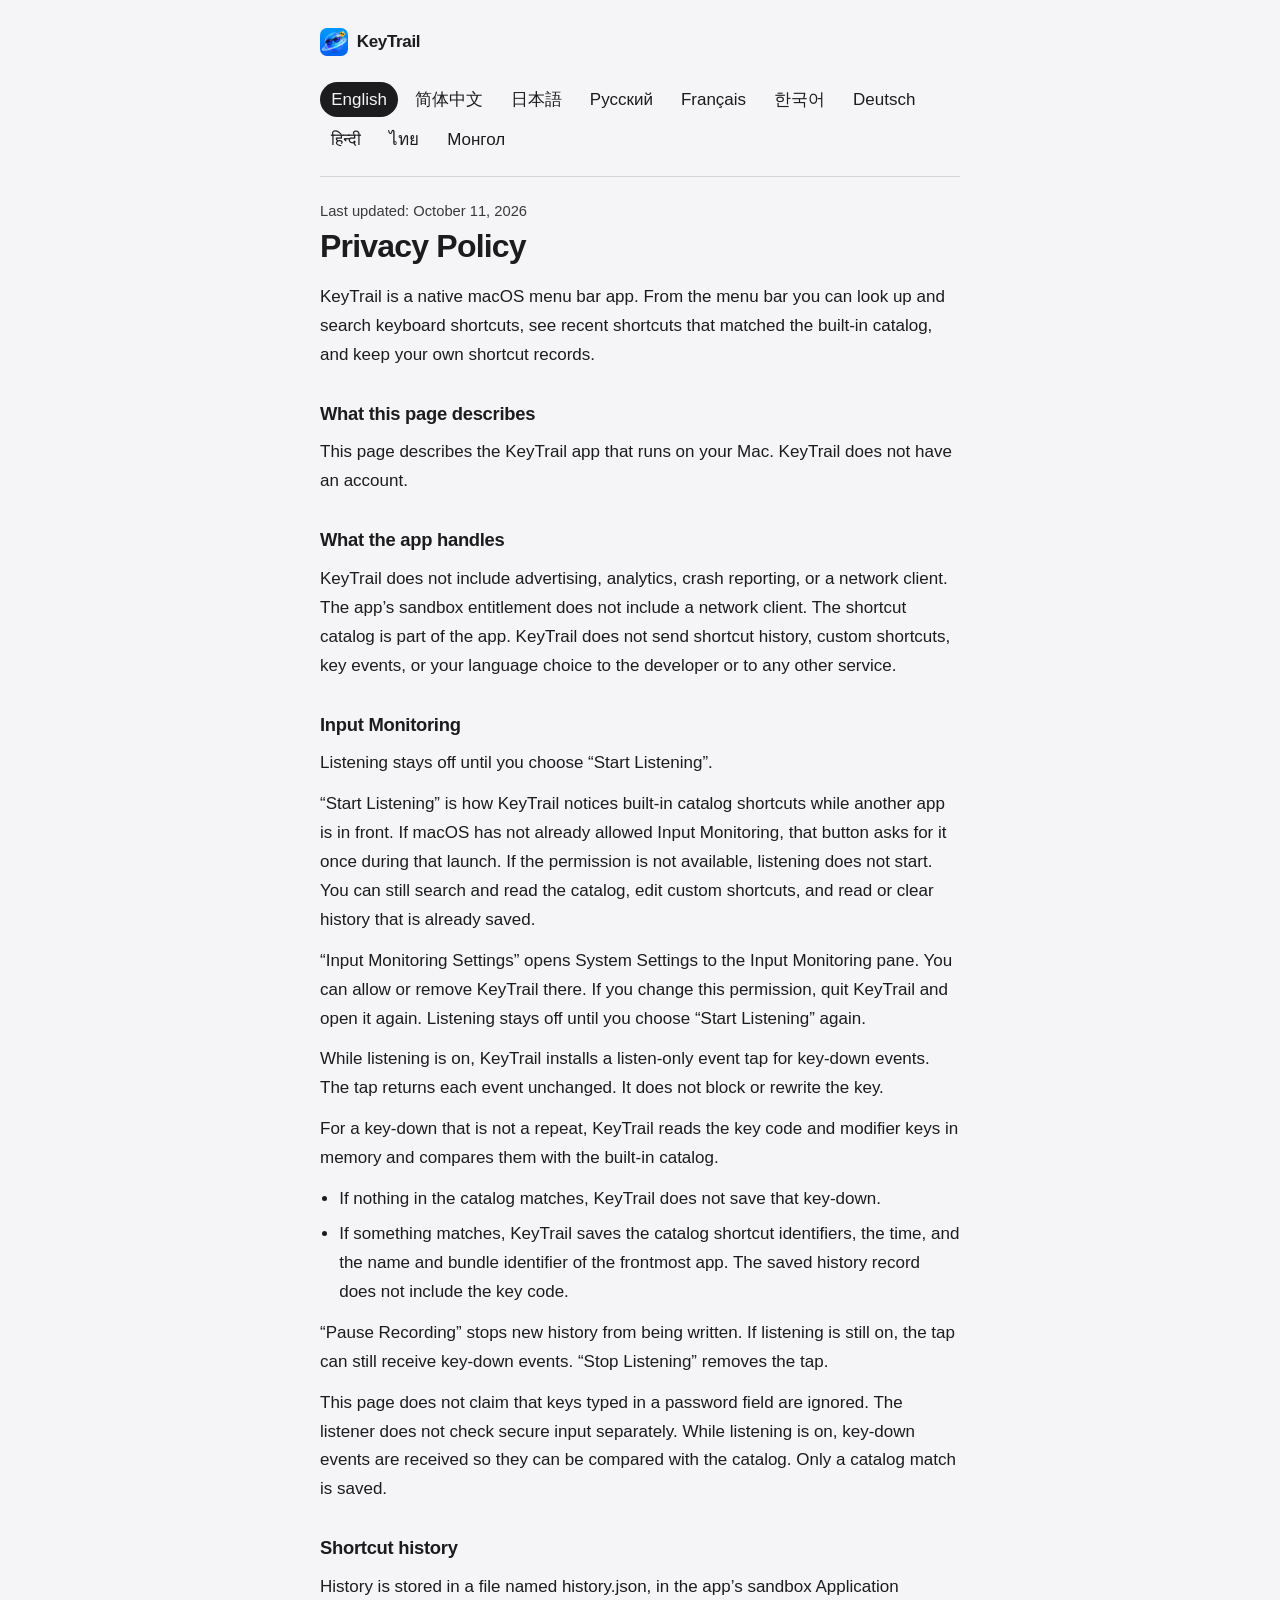
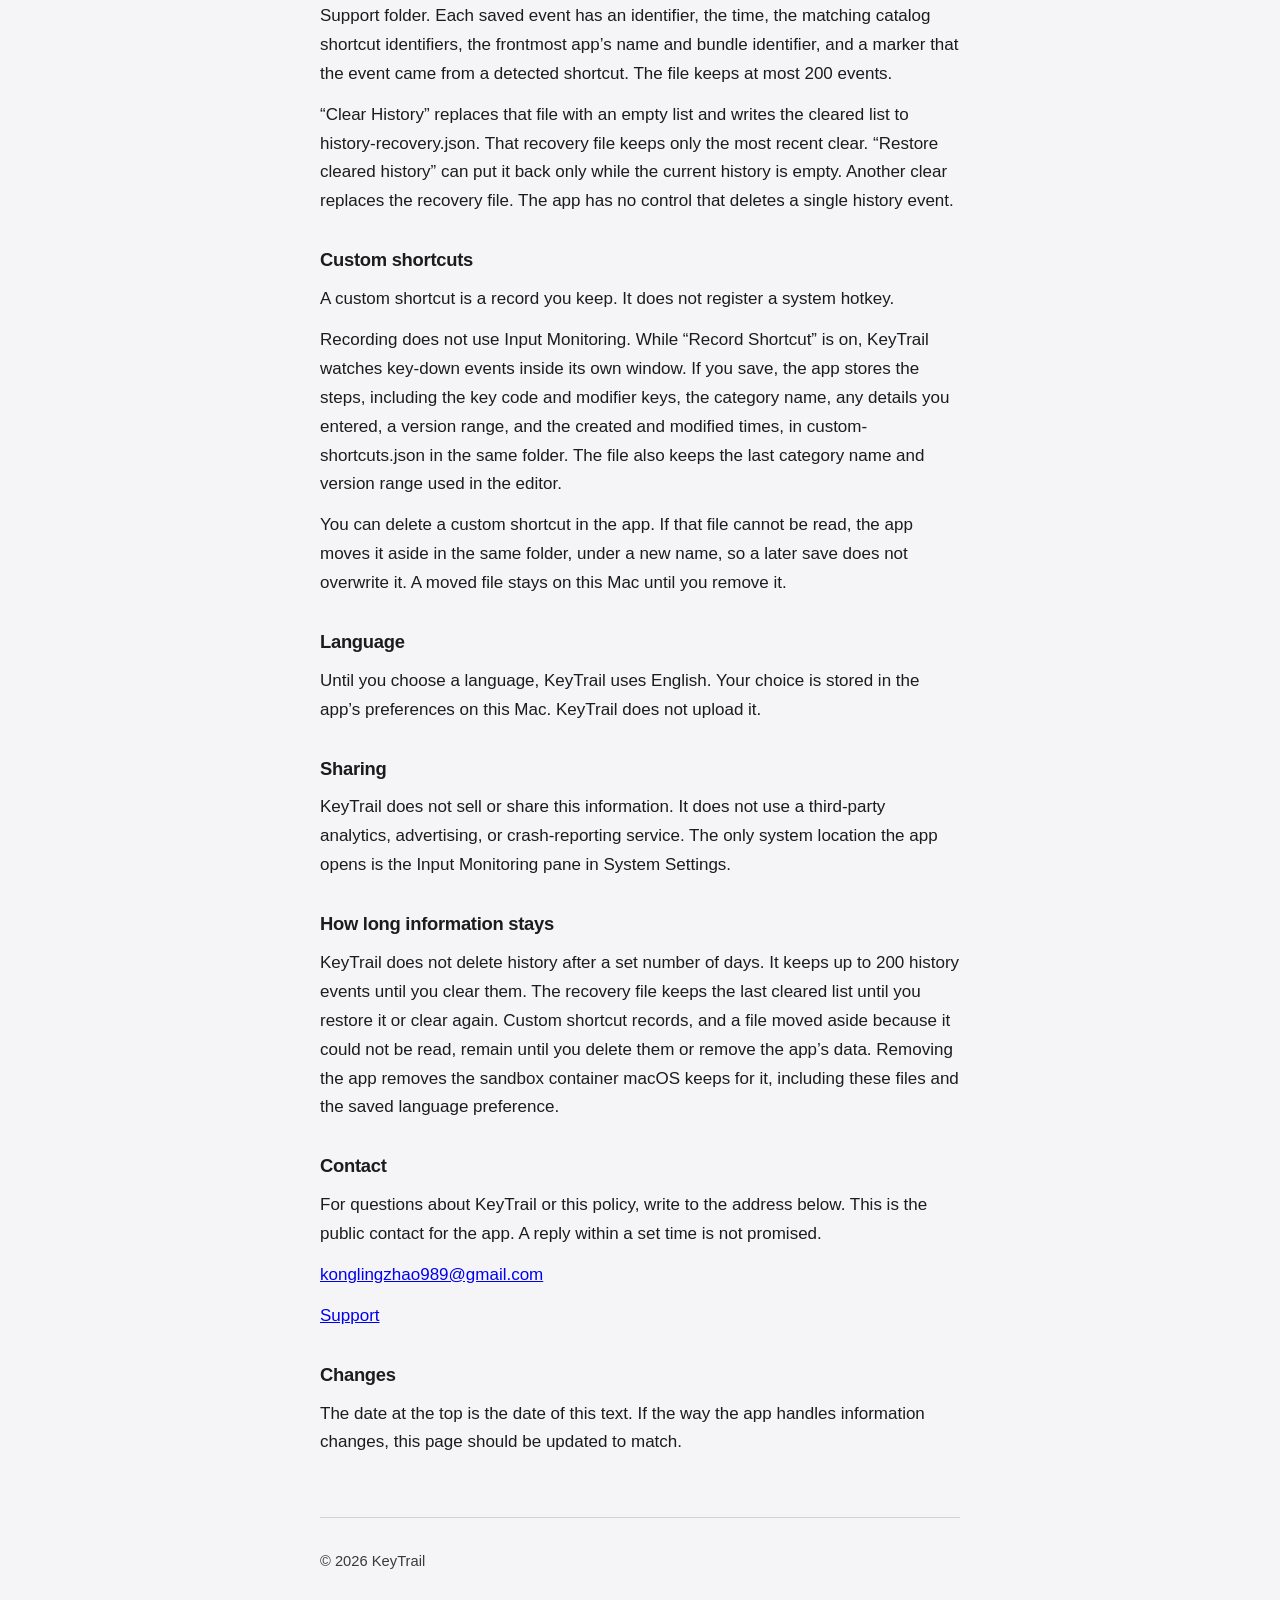
<file: index.html>
<!DOCTYPE html>
<html lang="en">
<head>
<meta charset="utf-8">
<meta name="viewport" content="width=device-width, initial-scale=1">
<meta name="color-scheme" content="light dark">
<title>Privacy Policy — KeyTrail</title>
<link rel="stylesheet" href="assets/style.css">
<link rel="icon" href="assets/icon.png">
<link rel="alternate" hreflang="en" href="en/">
<link rel="alternate" hreflang="zh-Hans" href="zh-cn/">
<link rel="alternate" hreflang="ja" href="ja/">
<link rel="alternate" hreflang="ru" href="ru/">
<link rel="alternate" hreflang="fr" href="fr/">
<link rel="alternate" hreflang="ko" href="ko/">
<link rel="alternate" hreflang="de" href="de/">
<link rel="alternate" hreflang="hi" href="hi/">
<link rel="alternate" hreflang="th" href="th/">
<link rel="alternate" hreflang="mn" href="mn/">
<link rel="alternate" hreflang="x-default" href="en/">
</head>
<body id="top">
<a class="skip" href="#content">Skip to content</a>
<div class="shell">
<header class="mast">
<a class="brand" href="#top">
<img src="assets/icon.png" width="28" height="28" alt="">
<span>KeyTrail</span>
</a>
</header>
<nav class="languages" aria-label="Language">
<a href="en/" hreflang="en" lang="en" aria-current="page">English</a>
<a href="zh-cn/" hreflang="zh-Hans" lang="zh-Hans">简体中文</a>
<a href="ja/" hreflang="ja" lang="ja">日本語</a>
<a href="ru/" hreflang="ru" lang="ru">Русский</a>
<a href="fr/" hreflang="fr" lang="fr">Français</a>
<a href="ko/" hreflang="ko" lang="ko">한국어</a>
<a href="de/" hreflang="de" lang="de">Deutsch</a>
<a href="hi/" hreflang="hi" lang="hi">हिन्दी</a>
<a href="th/" hreflang="th" lang="th">ไทย</a>
<a href="mn/" hreflang="mn" lang="mn">Монгол</a>
</nav>
<main id="content">
<p class="updated">Last updated: October 11, 2026</p>
<h1>Privacy Policy</h1>
<p>KeyTrail is a native macOS menu bar app. From the menu bar you can look up and search keyboard shortcuts, see recent shortcuts that matched the built-in catalog, and keep your own shortcut records.</p>
<h2>What this page describes</h2>
<p>This page describes the KeyTrail app that runs on your Mac. KeyTrail does not have an account.</p>
<h2>What the app handles</h2>
<p>KeyTrail does not include advertising, analytics, crash reporting, or a network client. The app’s sandbox entitlement does not include a network client. The shortcut catalog is part of the app. KeyTrail does not send shortcut history, custom shortcuts, key events, or your language choice to the developer or to any other service.</p>
<h2>Input Monitoring</h2>
<p>Listening stays off until you choose “Start Listening”.</p>
<p>“Start Listening” is how KeyTrail notices built-in catalog shortcuts while another app is in front. If macOS has not already allowed Input Monitoring, that button asks for it once during that launch. If the permission is not available, listening does not start. You can still search and read the catalog, edit custom shortcuts, and read or clear history that is already saved.</p>
<p>“Input Monitoring Settings” opens System Settings to the Input Monitoring pane. You can allow or remove KeyTrail there. If you change this permission, quit KeyTrail and open it again. Listening stays off until you choose “Start Listening” again.</p>
<p>While listening is on, KeyTrail installs a listen-only event tap for key-down events. The tap returns each event unchanged. It does not block or rewrite the key.</p>
<p>For a key-down that is not a repeat, KeyTrail reads the key code and modifier keys in memory and compares them with the built-in catalog.</p>
<ul><li>If nothing in the catalog matches, KeyTrail does not save that key-down.</li><li>If something matches, KeyTrail saves the catalog shortcut identifiers, the time, and the name and bundle identifier of the frontmost app. The saved history record does not include the key code.</li></ul>
<p>“Pause Recording” stops new history from being written. If listening is still on, the tap can still receive key-down events. “Stop Listening” removes the tap.</p>
<p>This page does not claim that keys typed in a password field are ignored. The listener does not check secure input separately. While listening is on, key-down events are received so they can be compared with the catalog. Only a catalog match is saved.</p>
<h2>Shortcut history</h2>
<p>History is stored in a file named history.json, in the app’s sandbox Application Support folder. Each saved event has an identifier, the time, the matching catalog shortcut identifiers, the frontmost app’s name and bundle identifier, and a marker that the event came from a detected shortcut. The file keeps at most 200 events.</p>
<p>“Clear History” replaces that file with an empty list and writes the cleared list to history-recovery.json. That recovery file keeps only the most recent clear. “Restore cleared history” can put it back only while the current history is empty. Another clear replaces the recovery file. The app has no control that deletes a single history event.</p>
<h2>Custom shortcuts</h2>
<p>A custom shortcut is a record you keep. It does not register a system hotkey.</p>
<p>Recording does not use Input Monitoring. While “Record Shortcut” is on, KeyTrail watches key-down events inside its own window. If you save, the app stores the steps, including the key code and modifier keys, the category name, any details you entered, a version range, and the created and modified times, in custom-shortcuts.json in the same folder. The file also keeps the last category name and version range used in the editor.</p>
<p>You can delete a custom shortcut in the app. If that file cannot be read, the app moves it aside in the same folder, under a new name, so a later save does not overwrite it. A moved file stays on this Mac until you remove it.</p>
<h2>Language</h2>
<p>Until you choose a language, KeyTrail uses English. Your choice is stored in the app’s preferences on this Mac. KeyTrail does not upload it.</p>
<h2>Sharing</h2>
<p>KeyTrail does not sell or share this information. It does not use a third-party analytics, advertising, or crash-reporting service. The only system location the app opens is the Input Monitoring pane in System Settings.</p>
<h2>How long information stays</h2>
<p>KeyTrail does not delete history after a set number of days. It keeps up to 200 history events until you clear them. The recovery file keeps the last cleared list until you restore it or clear again. Custom shortcut records, and a file moved aside because it could not be read, remain until you delete them or remove the app’s data. Removing the app removes the sandbox container macOS keeps for it, including these files and the saved language preference.</p>
<h2>Contact</h2>
<p>For questions about KeyTrail or this policy, write to the address below. This is the public contact for the app. A reply within a set time is not promised.</p>
<p><a href="mailto:konglingzhao989@gmail.com">konglingzhao989@gmail.com</a></p>
<p><a href="support/">Support</a></p>
<h2>Changes</h2>
<p>The date at the top is the date of this text. If the way the app handles information changes, this page should be updated to match.</p>
</main>
<footer>
<p>© 2026 KeyTrail</p>
</footer>
</div>
</body>
</html>
</file>
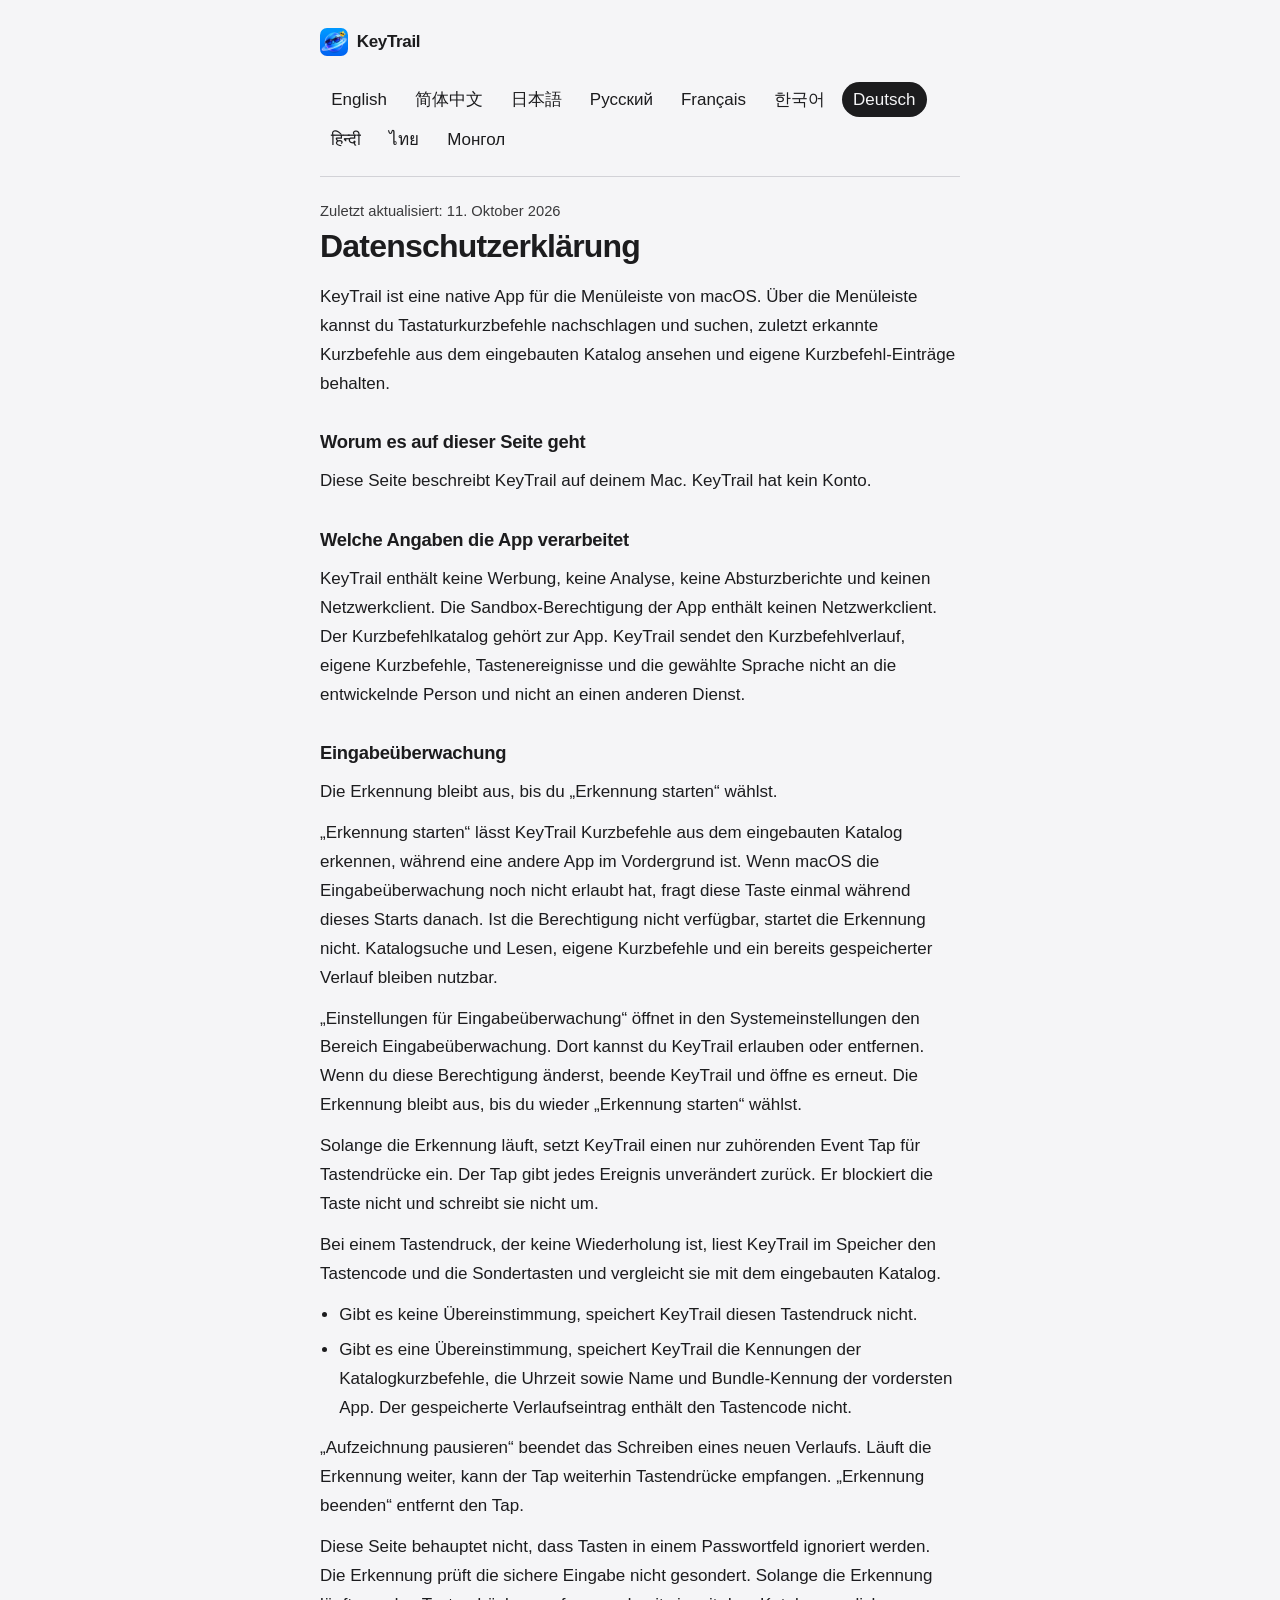
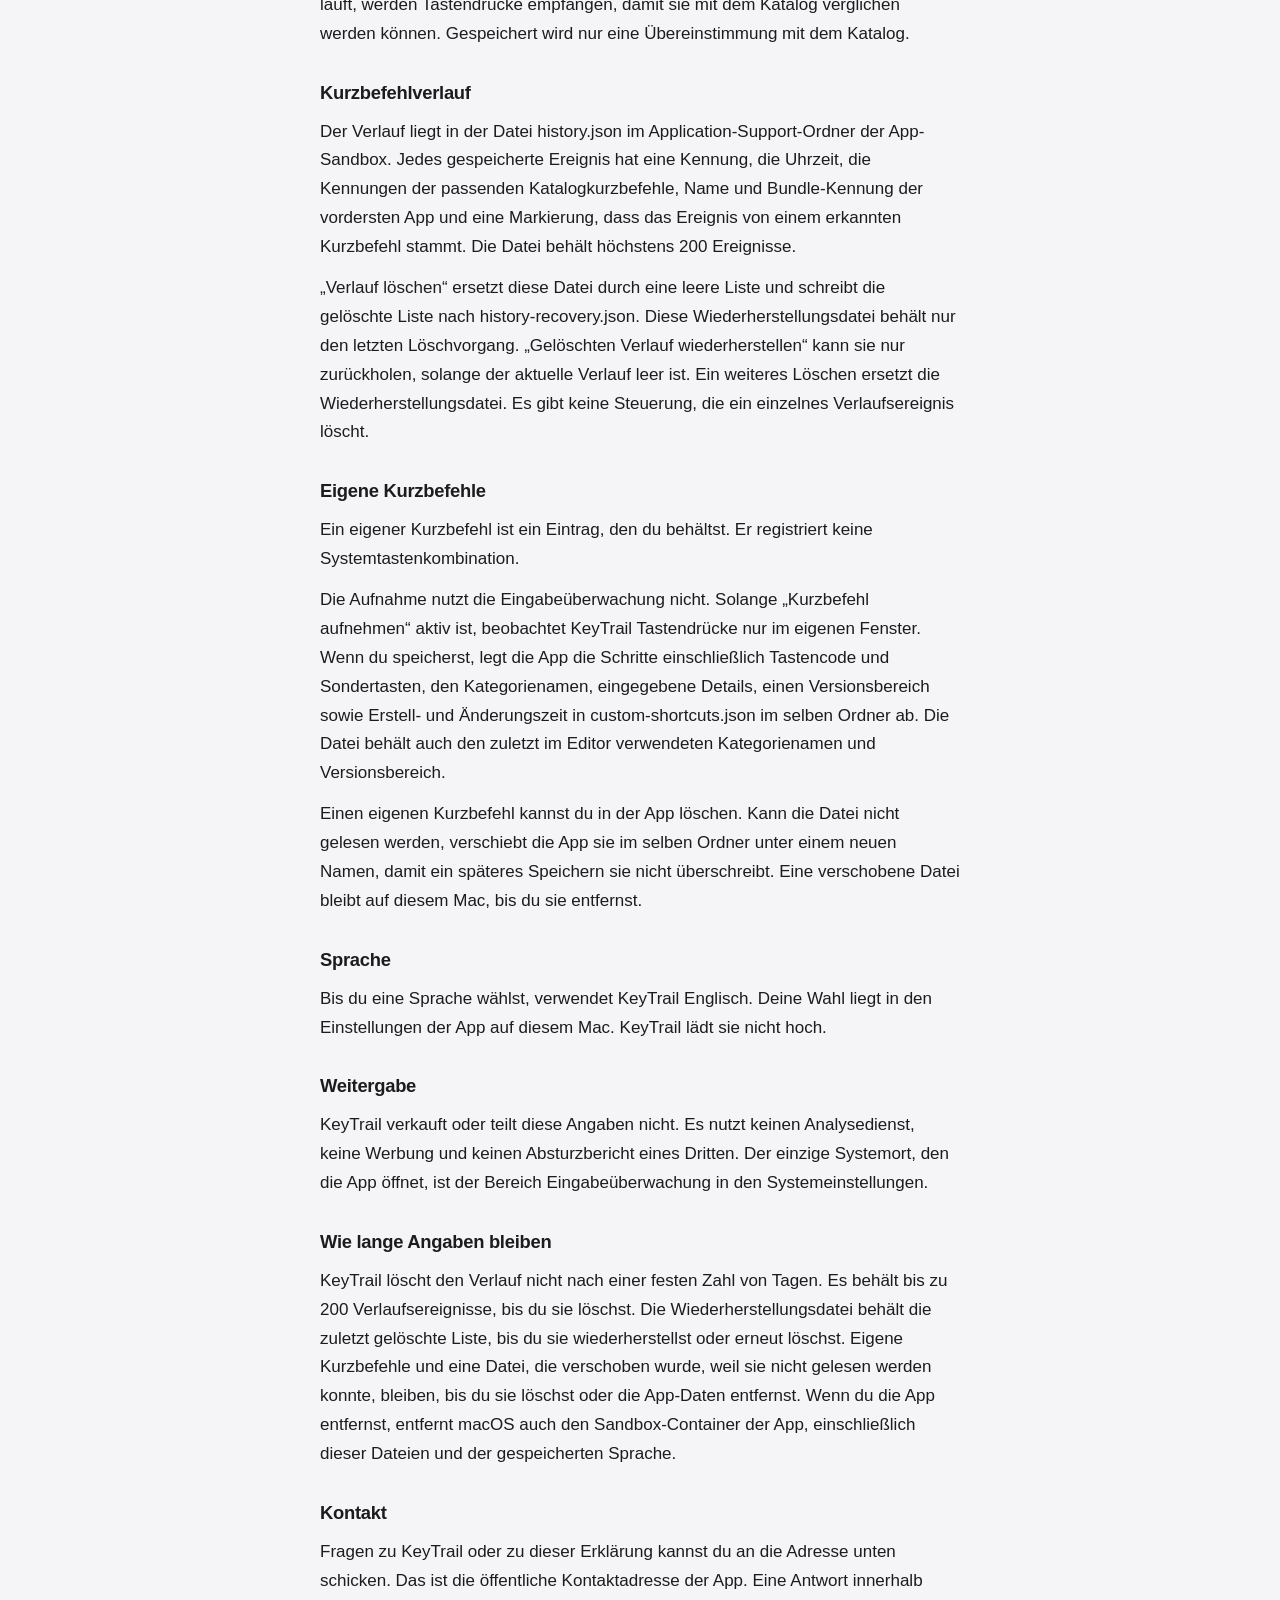
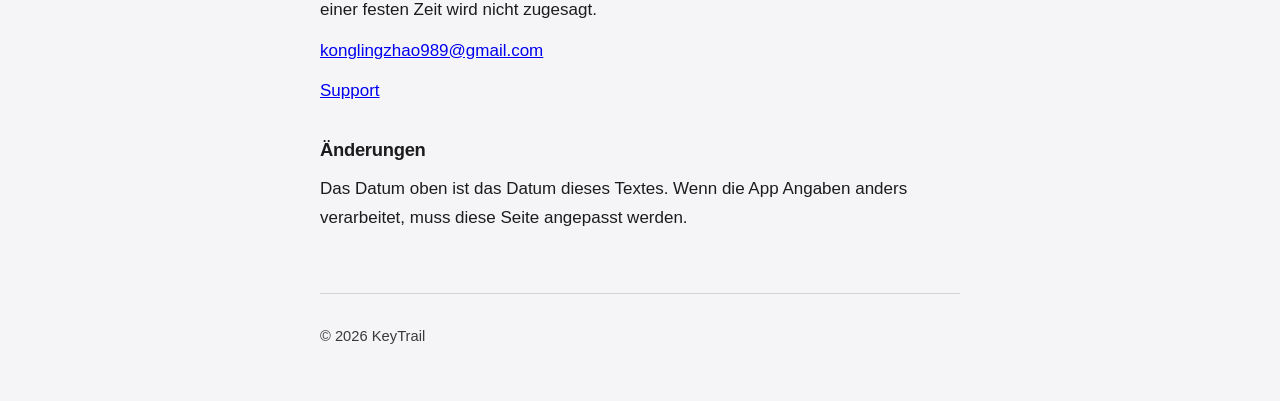
<file: de/index.html>
<!DOCTYPE html>
<html lang="de">
<head>
<meta charset="utf-8">
<meta name="viewport" content="width=device-width, initial-scale=1">
<meta name="color-scheme" content="light dark">
<title>Datenschutzerklärung — KeyTrail</title>
<link rel="stylesheet" href="../assets/style.css">
<link rel="icon" href="../assets/icon.png">
<link rel="alternate" hreflang="en" href="../en/">
<link rel="alternate" hreflang="zh-Hans" href="../zh-cn/">
<link rel="alternate" hreflang="ja" href="../ja/">
<link rel="alternate" hreflang="ru" href="../ru/">
<link rel="alternate" hreflang="fr" href="../fr/">
<link rel="alternate" hreflang="ko" href="../ko/">
<link rel="alternate" hreflang="de" href="../de/">
<link rel="alternate" hreflang="hi" href="../hi/">
<link rel="alternate" hreflang="th" href="../th/">
<link rel="alternate" hreflang="mn" href="../mn/">
<link rel="alternate" hreflang="x-default" href="../en/">
</head>
<body id="top">
<a class="skip" href="#content">Zum Inhalt springen</a>
<div class="shell">
<header class="mast">
<a class="brand" href="../">
<img src="../assets/icon.png" width="28" height="28" alt="">
<span>KeyTrail</span>
</a>
</header>
<nav class="languages" aria-label="Sprache">
<a href="../en/" hreflang="en" lang="en">English</a>
<a href="../zh-cn/" hreflang="zh-Hans" lang="zh-Hans">简体中文</a>
<a href="../ja/" hreflang="ja" lang="ja">日本語</a>
<a href="../ru/" hreflang="ru" lang="ru">Русский</a>
<a href="../fr/" hreflang="fr" lang="fr">Français</a>
<a href="../ko/" hreflang="ko" lang="ko">한국어</a>
<a href="../de/" hreflang="de" lang="de" aria-current="page">Deutsch</a>
<a href="../hi/" hreflang="hi" lang="hi">हिन्दी</a>
<a href="../th/" hreflang="th" lang="th">ไทย</a>
<a href="../mn/" hreflang="mn" lang="mn">Монгол</a>
</nav>
<main id="content">
<p class="updated">Zuletzt aktualisiert: 11. Oktober 2026</p>
<h1>Datenschutzerklärung</h1>
<p>KeyTrail ist eine native App für die Menüleiste von macOS. Über die Menüleiste kannst du Tastaturkurzbefehle nachschlagen und suchen, zuletzt erkannte Kurzbefehle aus dem eingebauten Katalog ansehen und eigene Kurzbefehl-Einträge behalten.</p>
<h2>Worum es auf dieser Seite geht</h2>
<p>Diese Seite beschreibt KeyTrail auf deinem Mac. KeyTrail hat kein Konto.</p>
<h2>Welche Angaben die App verarbeitet</h2>
<p>KeyTrail enthält keine Werbung, keine Analyse, keine Absturzberichte und keinen Netzwerkclient. Die Sandbox-Berechtigung der App enthält keinen Netzwerkclient. Der Kurzbefehlkatalog gehört zur App. KeyTrail sendet den Kurzbefehlverlauf, eigene Kurzbefehle, Tastenereignisse und die gewählte Sprache nicht an die entwickelnde Person und nicht an einen anderen Dienst.</p>
<h2>Eingabeüberwachung</h2>
<p>Die Erkennung bleibt aus, bis du „Erkennung starten“ wählst.</p>
<p>„Erkennung starten“ lässt KeyTrail Kurzbefehle aus dem eingebauten Katalog erkennen, während eine andere App im Vordergrund ist. Wenn macOS die Eingabeüberwachung noch nicht erlaubt hat, fragt diese Taste einmal während dieses Starts danach. Ist die Berechtigung nicht verfügbar, startet die Erkennung nicht. Katalogsuche und Lesen, eigene Kurzbefehle und ein bereits gespeicherter Verlauf bleiben nutzbar.</p>
<p>„Einstellungen für Eingabeüberwachung“ öffnet in den Systemeinstellungen den Bereich Eingabeüberwachung. Dort kannst du KeyTrail erlauben oder entfernen. Wenn du diese Berechtigung änderst, beende KeyTrail und öffne es erneut. Die Erkennung bleibt aus, bis du wieder „Erkennung starten“ wählst.</p>
<p>Solange die Erkennung läuft, setzt KeyTrail einen nur zuhörenden Event Tap für Tastendrücke ein. Der Tap gibt jedes Ereignis unverändert zurück. Er blockiert die Taste nicht und schreibt sie nicht um.</p>
<p>Bei einem Tastendruck, der keine Wiederholung ist, liest KeyTrail im Speicher den Tastencode und die Sondertasten und vergleicht sie mit dem eingebauten Katalog.</p>
<ul><li>Gibt es keine Übereinstimmung, speichert KeyTrail diesen Tastendruck nicht.</li><li>Gibt es eine Übereinstimmung, speichert KeyTrail die Kennungen der Katalogkurzbefehle, die Uhrzeit sowie Name und Bundle-Kennung der vordersten App. Der gespeicherte Verlaufseintrag enthält den Tastencode nicht.</li></ul>
<p>„Aufzeichnung pausieren“ beendet das Schreiben eines neuen Verlaufs. Läuft die Erkennung weiter, kann der Tap weiterhin Tastendrücke empfangen. „Erkennung beenden“ entfernt den Tap.</p>
<p>Diese Seite behauptet nicht, dass Tasten in einem Passwortfeld ignoriert werden. Die Erkennung prüft die sichere Eingabe nicht gesondert. Solange die Erkennung läuft, werden Tastendrücke empfangen, damit sie mit dem Katalog verglichen werden können. Gespeichert wird nur eine Übereinstimmung mit dem Katalog.</p>
<h2>Kurzbefehlverlauf</h2>
<p>Der Verlauf liegt in der Datei history.json im Application-Support-Ordner der App-Sandbox. Jedes gespeicherte Ereignis hat eine Kennung, die Uhrzeit, die Kennungen der passenden Katalogkurzbefehle, Name und Bundle-Kennung der vordersten App und eine Markierung, dass das Ereignis von einem erkannten Kurzbefehl stammt. Die Datei behält höchstens 200 Ereignisse.</p>
<p>„Verlauf löschen“ ersetzt diese Datei durch eine leere Liste und schreibt die gelöschte Liste nach history-recovery.json. Diese Wiederherstellungsdatei behält nur den letzten Löschvorgang. „Gelöschten Verlauf wiederherstellen“ kann sie nur zurückholen, solange der aktuelle Verlauf leer ist. Ein weiteres Löschen ersetzt die Wiederherstellungsdatei. Es gibt keine Steuerung, die ein einzelnes Verlaufsereignis löscht.</p>
<h2>Eigene Kurzbefehle</h2>
<p>Ein eigener Kurzbefehl ist ein Eintrag, den du behältst. Er registriert keine Systemtastenkombination.</p>
<p>Die Aufnahme nutzt die Eingabeüberwachung nicht. Solange „Kurzbefehl aufnehmen“ aktiv ist, beobachtet KeyTrail Tastendrücke nur im eigenen Fenster. Wenn du speicherst, legt die App die Schritte einschließlich Tastencode und Sondertasten, den Kategorienamen, eingegebene Details, einen Versionsbereich sowie Erstell- und Änderungszeit in custom-shortcuts.json im selben Ordner ab. Die Datei behält auch den zuletzt im Editor verwendeten Kategorienamen und Versionsbereich.</p>
<p>Einen eigenen Kurzbefehl kannst du in der App löschen. Kann die Datei nicht gelesen werden, verschiebt die App sie im selben Ordner unter einem neuen Namen, damit ein späteres Speichern sie nicht überschreibt. Eine verschobene Datei bleibt auf diesem Mac, bis du sie entfernst.</p>
<h2>Sprache</h2>
<p>Bis du eine Sprache wählst, verwendet KeyTrail Englisch. Deine Wahl liegt in den Einstellungen der App auf diesem Mac. KeyTrail lädt sie nicht hoch.</p>
<h2>Weitergabe</h2>
<p>KeyTrail verkauft oder teilt diese Angaben nicht. Es nutzt keinen Analysedienst, keine Werbung und keinen Absturzbericht eines Dritten. Der einzige Systemort, den die App öffnet, ist der Bereich Eingabeüberwachung in den Systemeinstellungen.</p>
<h2>Wie lange Angaben bleiben</h2>
<p>KeyTrail löscht den Verlauf nicht nach einer festen Zahl von Tagen. Es behält bis zu 200 Verlaufsereignisse, bis du sie löschst. Die Wiederherstellungsdatei behält die zuletzt gelöschte Liste, bis du sie wiederherstellst oder erneut löschst. Eigene Kurzbefehle und eine Datei, die verschoben wurde, weil sie nicht gelesen werden konnte, bleiben, bis du sie löschst oder die App-Daten entfernst. Wenn du die App entfernst, entfernt macOS auch den Sandbox-Container der App, einschließlich dieser Dateien und der gespeicherten Sprache.</p>
<h2>Kontakt</h2>
<p>Fragen zu KeyTrail oder zu dieser Erklärung kannst du an die Adresse unten schicken. Das ist die öffentliche Kontaktadresse der App. Eine Antwort innerhalb einer festen Zeit wird nicht zugesagt.</p>
<p><a href="mailto:konglingzhao989@gmail.com">konglingzhao989@gmail.com</a></p>
<p><a href="../support/">Support</a></p>
<h2>Änderungen</h2>
<p>Das Datum oben ist das Datum dieses Textes. Wenn die App Angaben anders verarbeitet, muss diese Seite angepasst werden.</p>
</main>
<footer>
<p>© 2026 KeyTrail</p>
</footer>
</div>
</body>
</html>
</file>
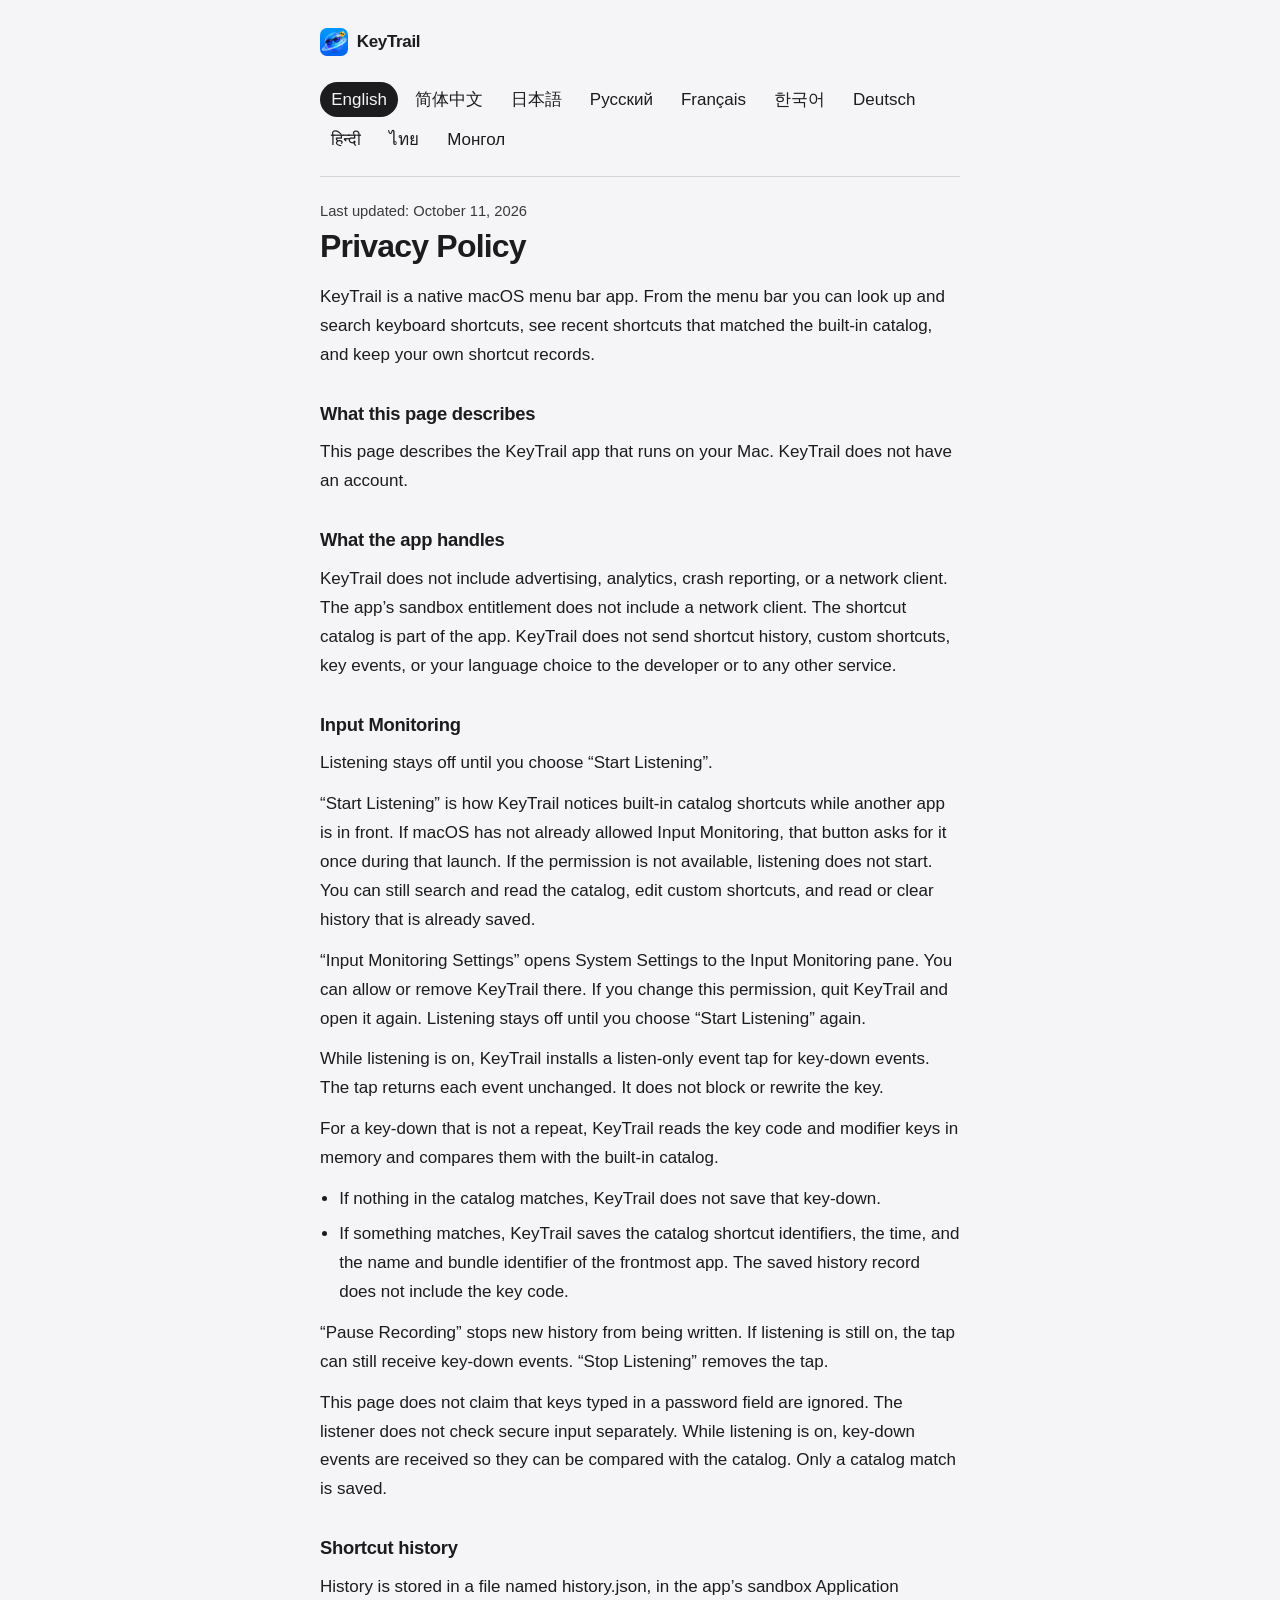
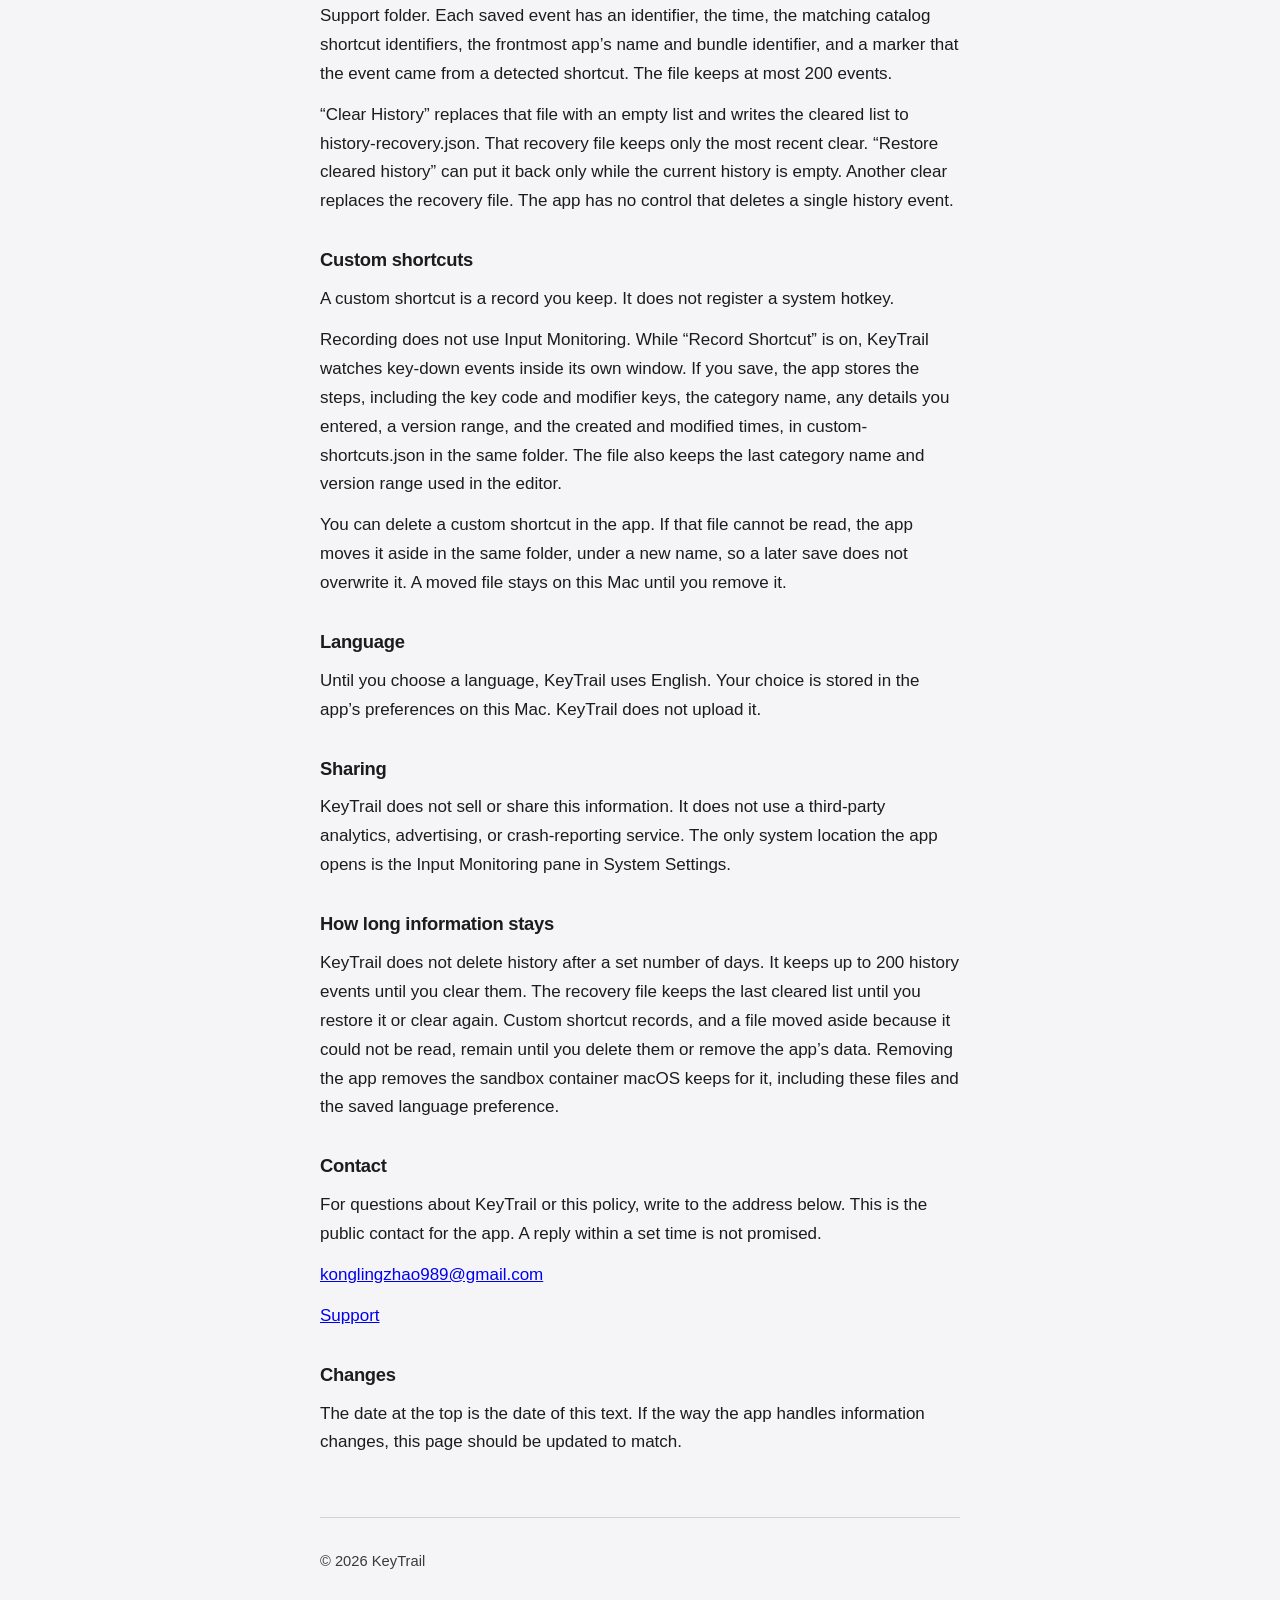
<file: en/index.html>
<!DOCTYPE html>
<html lang="en">
<head>
<meta charset="utf-8">
<meta name="viewport" content="width=device-width, initial-scale=1">
<meta name="color-scheme" content="light dark">
<title>Privacy Policy — KeyTrail</title>
<link rel="stylesheet" href="../assets/style.css">
<link rel="icon" href="../assets/icon.png">
<link rel="alternate" hreflang="en" href="../en/">
<link rel="alternate" hreflang="zh-Hans" href="../zh-cn/">
<link rel="alternate" hreflang="ja" href="../ja/">
<link rel="alternate" hreflang="ru" href="../ru/">
<link rel="alternate" hreflang="fr" href="../fr/">
<link rel="alternate" hreflang="ko" href="../ko/">
<link rel="alternate" hreflang="de" href="../de/">
<link rel="alternate" hreflang="hi" href="../hi/">
<link rel="alternate" hreflang="th" href="../th/">
<link rel="alternate" hreflang="mn" href="../mn/">
<link rel="alternate" hreflang="x-default" href="../en/">
</head>
<body id="top">
<a class="skip" href="#content">Skip to content</a>
<div class="shell">
<header class="mast">
<a class="brand" href="../">
<img src="../assets/icon.png" width="28" height="28" alt="">
<span>KeyTrail</span>
</a>
</header>
<nav class="languages" aria-label="Language">
<a href="../en/" hreflang="en" lang="en" aria-current="page">English</a>
<a href="../zh-cn/" hreflang="zh-Hans" lang="zh-Hans">简体中文</a>
<a href="../ja/" hreflang="ja" lang="ja">日本語</a>
<a href="../ru/" hreflang="ru" lang="ru">Русский</a>
<a href="../fr/" hreflang="fr" lang="fr">Français</a>
<a href="../ko/" hreflang="ko" lang="ko">한국어</a>
<a href="../de/" hreflang="de" lang="de">Deutsch</a>
<a href="../hi/" hreflang="hi" lang="hi">हिन्दी</a>
<a href="../th/" hreflang="th" lang="th">ไทย</a>
<a href="../mn/" hreflang="mn" lang="mn">Монгол</a>
</nav>
<main id="content">
<p class="updated">Last updated: October 11, 2026</p>
<h1>Privacy Policy</h1>
<p>KeyTrail is a native macOS menu bar app. From the menu bar you can look up and search keyboard shortcuts, see recent shortcuts that matched the built-in catalog, and keep your own shortcut records.</p>
<h2>What this page describes</h2>
<p>This page describes the KeyTrail app that runs on your Mac. KeyTrail does not have an account.</p>
<h2>What the app handles</h2>
<p>KeyTrail does not include advertising, analytics, crash reporting, or a network client. The app’s sandbox entitlement does not include a network client. The shortcut catalog is part of the app. KeyTrail does not send shortcut history, custom shortcuts, key events, or your language choice to the developer or to any other service.</p>
<h2>Input Monitoring</h2>
<p>Listening stays off until you choose “Start Listening”.</p>
<p>“Start Listening” is how KeyTrail notices built-in catalog shortcuts while another app is in front. If macOS has not already allowed Input Monitoring, that button asks for it once during that launch. If the permission is not available, listening does not start. You can still search and read the catalog, edit custom shortcuts, and read or clear history that is already saved.</p>
<p>“Input Monitoring Settings” opens System Settings to the Input Monitoring pane. You can allow or remove KeyTrail there. If you change this permission, quit KeyTrail and open it again. Listening stays off until you choose “Start Listening” again.</p>
<p>While listening is on, KeyTrail installs a listen-only event tap for key-down events. The tap returns each event unchanged. It does not block or rewrite the key.</p>
<p>For a key-down that is not a repeat, KeyTrail reads the key code and modifier keys in memory and compares them with the built-in catalog.</p>
<ul><li>If nothing in the catalog matches, KeyTrail does not save that key-down.</li><li>If something matches, KeyTrail saves the catalog shortcut identifiers, the time, and the name and bundle identifier of the frontmost app. The saved history record does not include the key code.</li></ul>
<p>“Pause Recording” stops new history from being written. If listening is still on, the tap can still receive key-down events. “Stop Listening” removes the tap.</p>
<p>This page does not claim that keys typed in a password field are ignored. The listener does not check secure input separately. While listening is on, key-down events are received so they can be compared with the catalog. Only a catalog match is saved.</p>
<h2>Shortcut history</h2>
<p>History is stored in a file named history.json, in the app’s sandbox Application Support folder. Each saved event has an identifier, the time, the matching catalog shortcut identifiers, the frontmost app’s name and bundle identifier, and a marker that the event came from a detected shortcut. The file keeps at most 200 events.</p>
<p>“Clear History” replaces that file with an empty list and writes the cleared list to history-recovery.json. That recovery file keeps only the most recent clear. “Restore cleared history” can put it back only while the current history is empty. Another clear replaces the recovery file. The app has no control that deletes a single history event.</p>
<h2>Custom shortcuts</h2>
<p>A custom shortcut is a record you keep. It does not register a system hotkey.</p>
<p>Recording does not use Input Monitoring. While “Record Shortcut” is on, KeyTrail watches key-down events inside its own window. If you save, the app stores the steps, including the key code and modifier keys, the category name, any details you entered, a version range, and the created and modified times, in custom-shortcuts.json in the same folder. The file also keeps the last category name and version range used in the editor.</p>
<p>You can delete a custom shortcut in the app. If that file cannot be read, the app moves it aside in the same folder, under a new name, so a later save does not overwrite it. A moved file stays on this Mac until you remove it.</p>
<h2>Language</h2>
<p>Until you choose a language, KeyTrail uses English. Your choice is stored in the app’s preferences on this Mac. KeyTrail does not upload it.</p>
<h2>Sharing</h2>
<p>KeyTrail does not sell or share this information. It does not use a third-party analytics, advertising, or crash-reporting service. The only system location the app opens is the Input Monitoring pane in System Settings.</p>
<h2>How long information stays</h2>
<p>KeyTrail does not delete history after a set number of days. It keeps up to 200 history events until you clear them. The recovery file keeps the last cleared list until you restore it or clear again. Custom shortcut records, and a file moved aside because it could not be read, remain until you delete them or remove the app’s data. Removing the app removes the sandbox container macOS keeps for it, including these files and the saved language preference.</p>
<h2>Contact</h2>
<p>For questions about KeyTrail or this policy, write to the address below. This is the public contact for the app. A reply within a set time is not promised.</p>
<p><a href="mailto:konglingzhao989@gmail.com">konglingzhao989@gmail.com</a></p>
<p><a href="../support/">Support</a></p>
<h2>Changes</h2>
<p>The date at the top is the date of this text. If the way the app handles information changes, this page should be updated to match.</p>
</main>
<footer>
<p>© 2026 KeyTrail</p>
</footer>
</div>
</body>
</html>
</file>
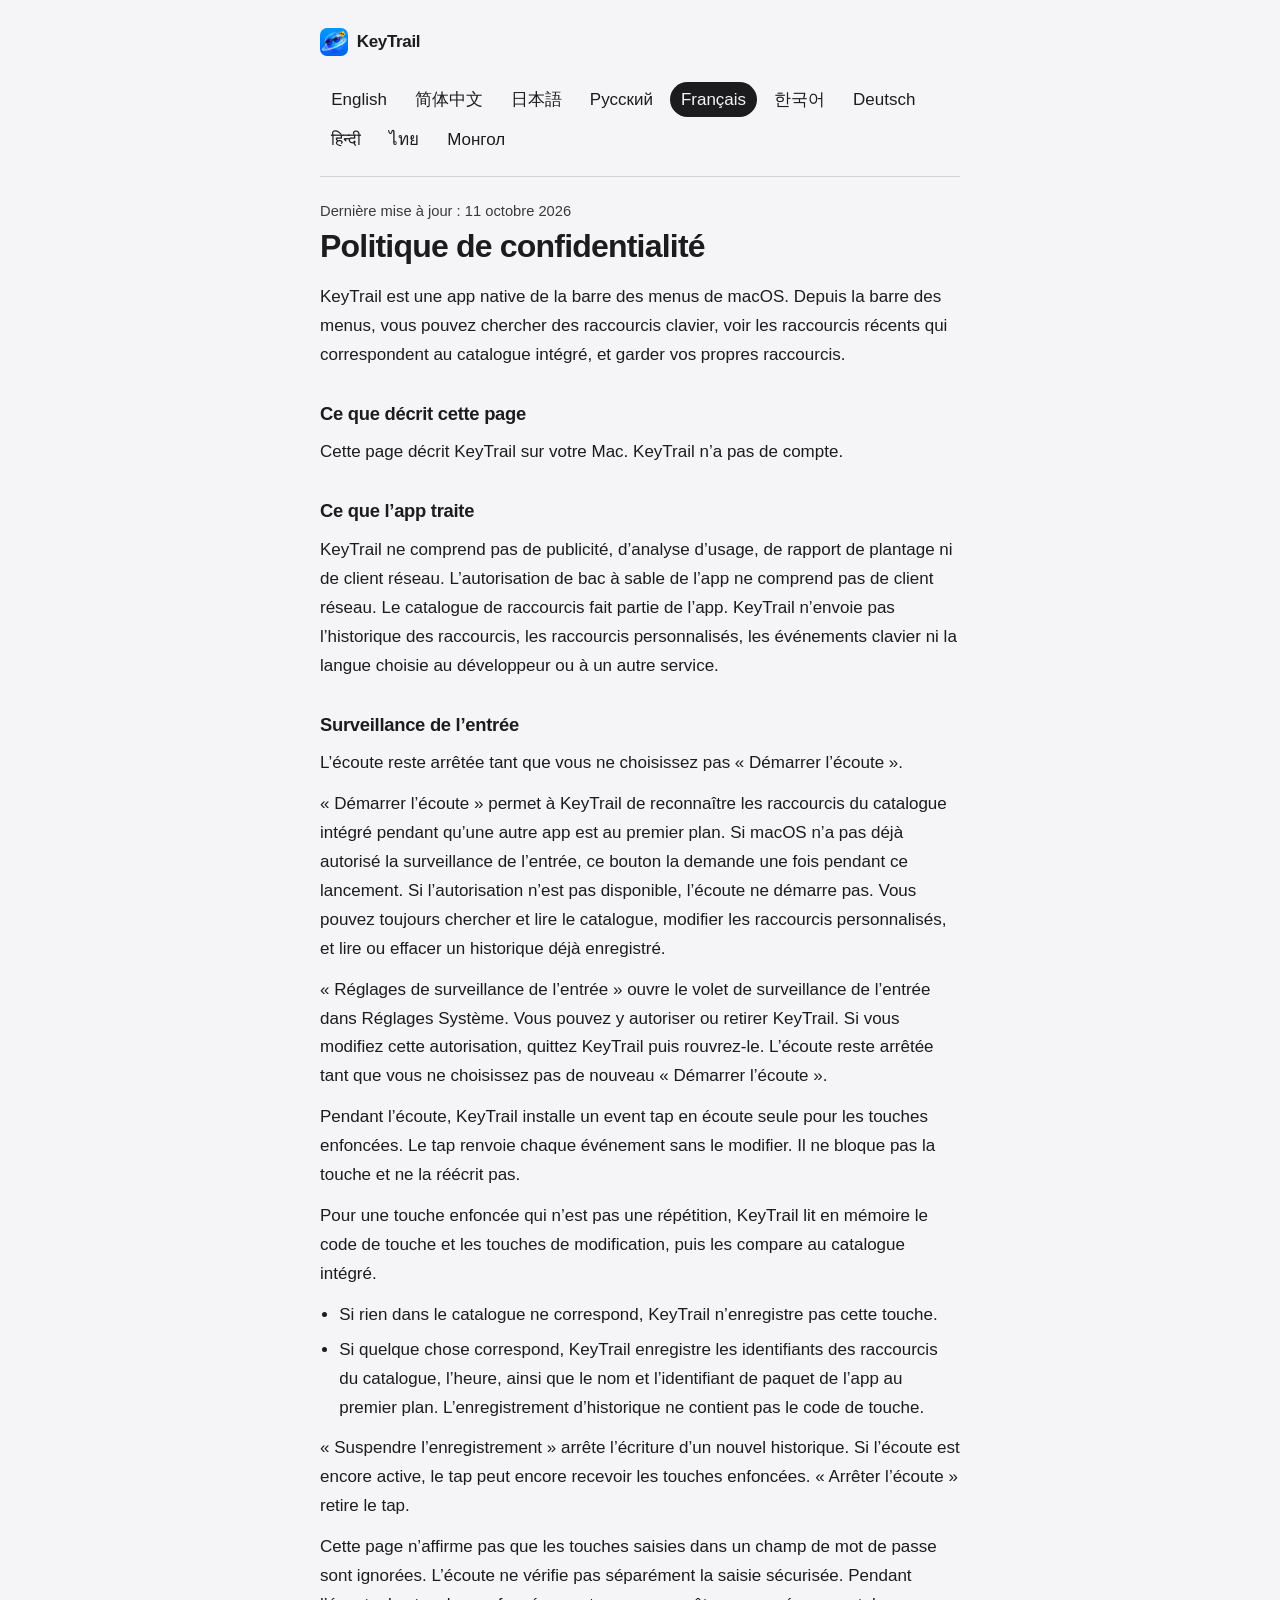
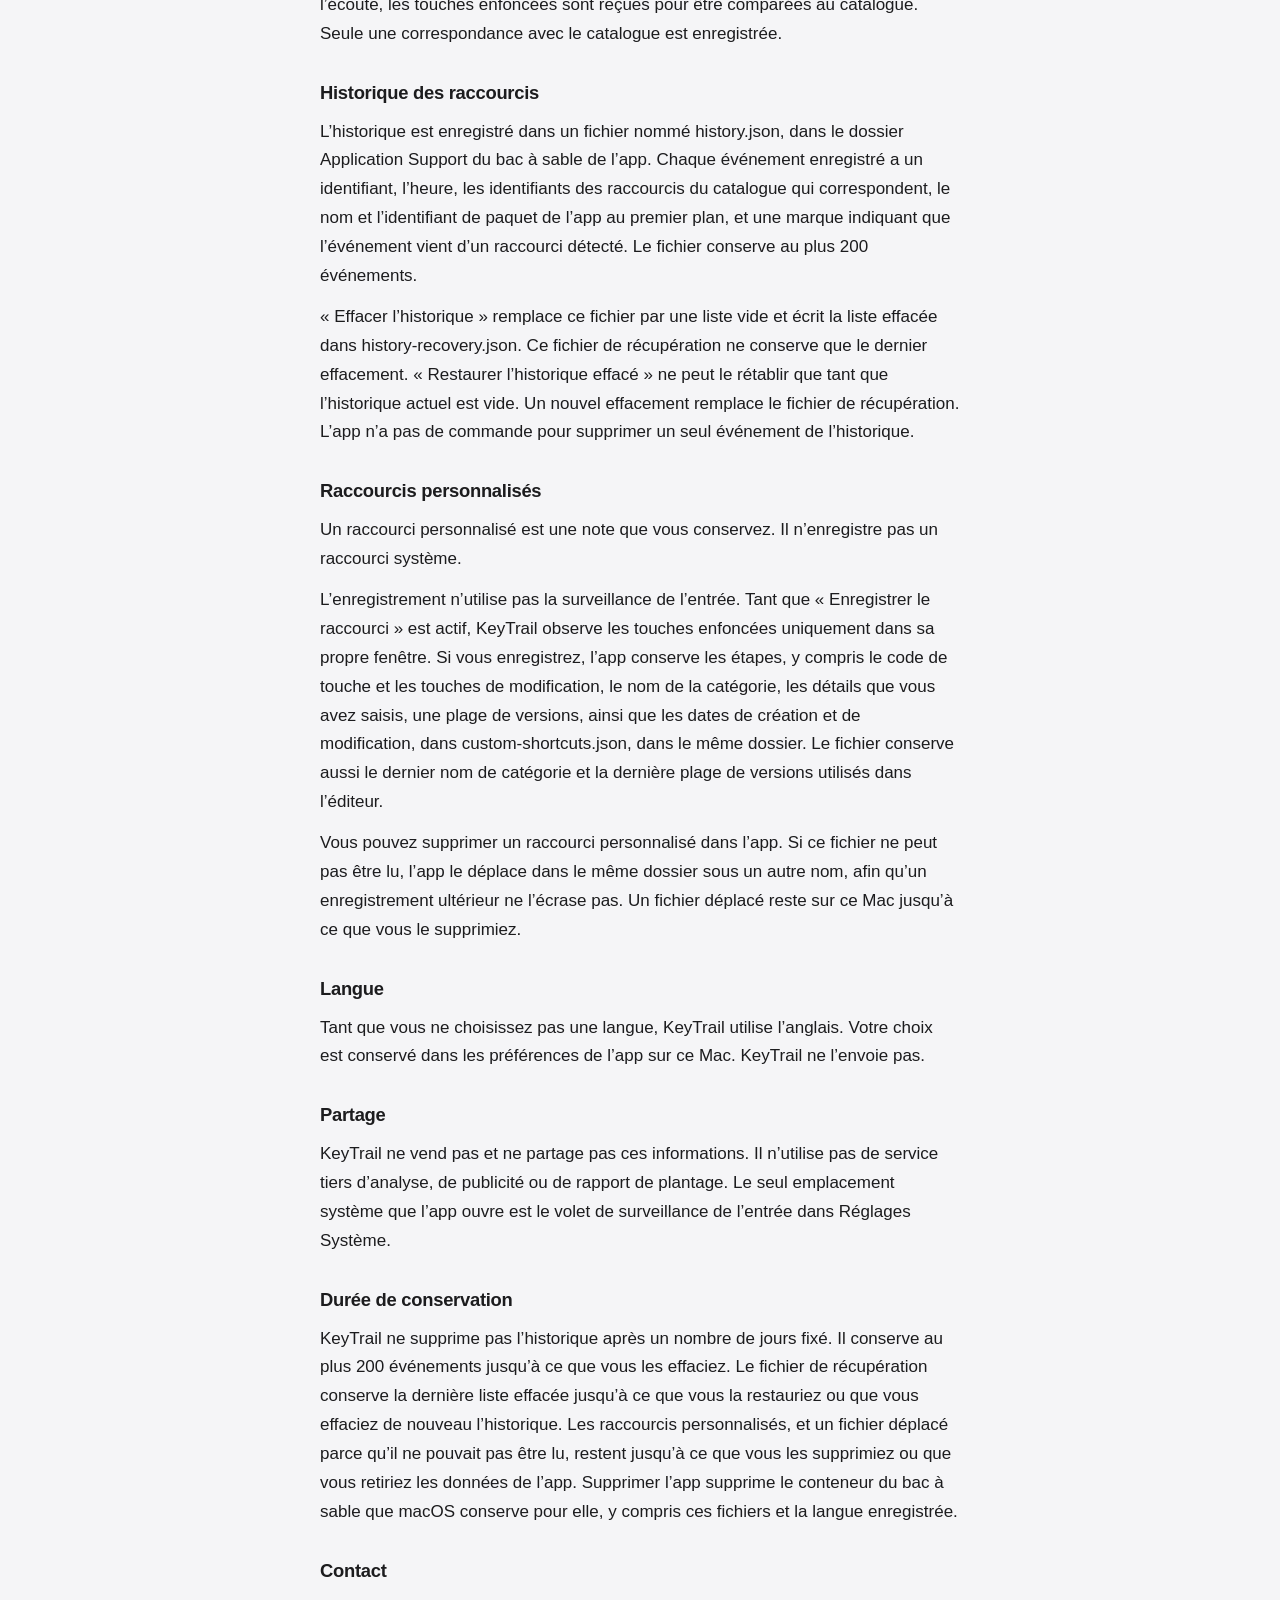
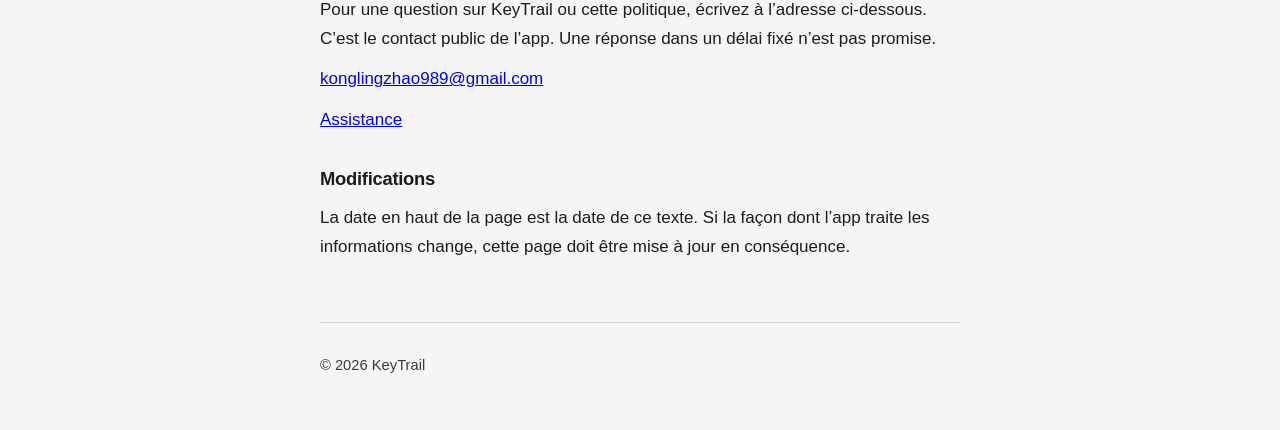
<file: fr/index.html>
<!DOCTYPE html>
<html lang="fr">
<head>
<meta charset="utf-8">
<meta name="viewport" content="width=device-width, initial-scale=1">
<meta name="color-scheme" content="light dark">
<title>Politique de confidentialité — KeyTrail</title>
<link rel="stylesheet" href="../assets/style.css">
<link rel="icon" href="../assets/icon.png">
<link rel="alternate" hreflang="en" href="../en/">
<link rel="alternate" hreflang="zh-Hans" href="../zh-cn/">
<link rel="alternate" hreflang="ja" href="../ja/">
<link rel="alternate" hreflang="ru" href="../ru/">
<link rel="alternate" hreflang="fr" href="../fr/">
<link rel="alternate" hreflang="ko" href="../ko/">
<link rel="alternate" hreflang="de" href="../de/">
<link rel="alternate" hreflang="hi" href="../hi/">
<link rel="alternate" hreflang="th" href="../th/">
<link rel="alternate" hreflang="mn" href="../mn/">
<link rel="alternate" hreflang="x-default" href="../en/">
</head>
<body id="top">
<a class="skip" href="#content">Aller au contenu</a>
<div class="shell">
<header class="mast">
<a class="brand" href="../">
<img src="../assets/icon.png" width="28" height="28" alt="">
<span>KeyTrail</span>
</a>
</header>
<nav class="languages" aria-label="Langue">
<a href="../en/" hreflang="en" lang="en">English</a>
<a href="../zh-cn/" hreflang="zh-Hans" lang="zh-Hans">简体中文</a>
<a href="../ja/" hreflang="ja" lang="ja">日本語</a>
<a href="../ru/" hreflang="ru" lang="ru">Русский</a>
<a href="../fr/" hreflang="fr" lang="fr" aria-current="page">Français</a>
<a href="../ko/" hreflang="ko" lang="ko">한국어</a>
<a href="../de/" hreflang="de" lang="de">Deutsch</a>
<a href="../hi/" hreflang="hi" lang="hi">हिन्दी</a>
<a href="../th/" hreflang="th" lang="th">ไทย</a>
<a href="../mn/" hreflang="mn" lang="mn">Монгол</a>
</nav>
<main id="content">
<p class="updated">Dernière mise à jour : 11 octobre 2026</p>
<h1>Politique de confidentialité</h1>
<p>KeyTrail est une app native de la barre des menus de macOS. Depuis la barre des menus, vous pouvez chercher des raccourcis clavier, voir les raccourcis récents qui correspondent au catalogue intégré, et garder vos propres raccourcis.</p>
<h2>Ce que décrit cette page</h2>
<p>Cette page décrit KeyTrail sur votre Mac. KeyTrail n’a pas de compte.</p>
<h2>Ce que l’app traite</h2>
<p>KeyTrail ne comprend pas de publicité, d’analyse d’usage, de rapport de plantage ni de client réseau. L’autorisation de bac à sable de l’app ne comprend pas de client réseau. Le catalogue de raccourcis fait partie de l’app. KeyTrail n’envoie pas l’historique des raccourcis, les raccourcis personnalisés, les événements clavier ni la langue choisie au développeur ou à un autre service.</p>
<h2>Surveillance de l’entrée</h2>
<p>L’écoute reste arrêtée tant que vous ne choisissez pas « Démarrer l’écoute ».</p>
<p>« Démarrer l’écoute » permet à KeyTrail de reconnaître les raccourcis du catalogue intégré pendant qu’une autre app est au premier plan. Si macOS n’a pas déjà autorisé la surveillance de l’entrée, ce bouton la demande une fois pendant ce lancement. Si l’autorisation n’est pas disponible, l’écoute ne démarre pas. Vous pouvez toujours chercher et lire le catalogue, modifier les raccourcis personnalisés, et lire ou effacer un historique déjà enregistré.</p>
<p>« Réglages de surveillance de l’entrée » ouvre le volet de surveillance de l’entrée dans Réglages Système. Vous pouvez y autoriser ou retirer KeyTrail. Si vous modifiez cette autorisation, quittez KeyTrail puis rouvrez-le. L’écoute reste arrêtée tant que vous ne choisissez pas de nouveau « Démarrer l’écoute ».</p>
<p>Pendant l’écoute, KeyTrail installe un event tap en écoute seule pour les touches enfoncées. Le tap renvoie chaque événement sans le modifier. Il ne bloque pas la touche et ne la réécrit pas.</p>
<p>Pour une touche enfoncée qui n’est pas une répétition, KeyTrail lit en mémoire le code de touche et les touches de modification, puis les compare au catalogue intégré.</p>
<ul><li>Si rien dans le catalogue ne correspond, KeyTrail n’enregistre pas cette touche.</li><li>Si quelque chose correspond, KeyTrail enregistre les identifiants des raccourcis du catalogue, l’heure, ainsi que le nom et l’identifiant de paquet de l’app au premier plan. L’enregistrement d’historique ne contient pas le code de touche.</li></ul>
<p>« Suspendre l’enregistrement » arrête l’écriture d’un nouvel historique. Si l’écoute est encore active, le tap peut encore recevoir les touches enfoncées. « Arrêter l’écoute » retire le tap.</p>
<p>Cette page n’affirme pas que les touches saisies dans un champ de mot de passe sont ignorées. L’écoute ne vérifie pas séparément la saisie sécurisée. Pendant l’écoute, les touches enfoncées sont reçues pour être comparées au catalogue. Seule une correspondance avec le catalogue est enregistrée.</p>
<h2>Historique des raccourcis</h2>
<p>L’historique est enregistré dans un fichier nommé history.json, dans le dossier Application Support du bac à sable de l’app. Chaque événement enregistré a un identifiant, l’heure, les identifiants des raccourcis du catalogue qui correspondent, le nom et l’identifiant de paquet de l’app au premier plan, et une marque indiquant que l’événement vient d’un raccourci détecté. Le fichier conserve au plus 200 événements.</p>
<p>« Effacer l’historique » remplace ce fichier par une liste vide et écrit la liste effacée dans history-recovery.json. Ce fichier de récupération ne conserve que le dernier effacement. « Restaurer l’historique effacé » ne peut le rétablir que tant que l’historique actuel est vide. Un nouvel effacement remplace le fichier de récupération. L’app n’a pas de commande pour supprimer un seul événement de l’historique.</p>
<h2>Raccourcis personnalisés</h2>
<p>Un raccourci personnalisé est une note que vous conservez. Il n’enregistre pas un raccourci système.</p>
<p>L’enregistrement n’utilise pas la surveillance de l’entrée. Tant que « Enregistrer le raccourci » est actif, KeyTrail observe les touches enfoncées uniquement dans sa propre fenêtre. Si vous enregistrez, l’app conserve les étapes, y compris le code de touche et les touches de modification, le nom de la catégorie, les détails que vous avez saisis, une plage de versions, ainsi que les dates de création et de modification, dans custom-shortcuts.json, dans le même dossier. Le fichier conserve aussi le dernier nom de catégorie et la dernière plage de versions utilisés dans l’éditeur.</p>
<p>Vous pouvez supprimer un raccourci personnalisé dans l’app. Si ce fichier ne peut pas être lu, l’app le déplace dans le même dossier sous un autre nom, afin qu’un enregistrement ultérieur ne l’écrase pas. Un fichier déplacé reste sur ce Mac jusqu’à ce que vous le supprimiez.</p>
<h2>Langue</h2>
<p>Tant que vous ne choisissez pas une langue, KeyTrail utilise l’anglais. Votre choix est conservé dans les préférences de l’app sur ce Mac. KeyTrail ne l’envoie pas.</p>
<h2>Partage</h2>
<p>KeyTrail ne vend pas et ne partage pas ces informations. Il n’utilise pas de service tiers d’analyse, de publicité ou de rapport de plantage. Le seul emplacement système que l’app ouvre est le volet de surveillance de l’entrée dans Réglages Système.</p>
<h2>Durée de conservation</h2>
<p>KeyTrail ne supprime pas l’historique après un nombre de jours fixé. Il conserve au plus 200 événements jusqu’à ce que vous les effaciez. Le fichier de récupération conserve la dernière liste effacée jusqu’à ce que vous la restauriez ou que vous effaciez de nouveau l’historique. Les raccourcis personnalisés, et un fichier déplacé parce qu’il ne pouvait pas être lu, restent jusqu’à ce que vous les supprimiez ou que vous retiriez les données de l’app. Supprimer l’app supprime le conteneur du bac à sable que macOS conserve pour elle, y compris ces fichiers et la langue enregistrée.</p>
<h2>Contact</h2>
<p>Pour une question sur KeyTrail ou cette politique, écrivez à l’adresse ci-dessous. C’est le contact public de l’app. Une réponse dans un délai fixé n’est pas promise.</p>
<p><a href="mailto:konglingzhao989@gmail.com">konglingzhao989@gmail.com</a></p>
<p><a href="../support/">Assistance</a></p>
<h2>Modifications</h2>
<p>La date en haut de la page est la date de ce texte. Si la façon dont l’app traite les informations change, cette page doit être mise à jour en conséquence.</p>
</main>
<footer>
<p>© 2026 KeyTrail</p>
</footer>
</div>
</body>
</html>
</file>
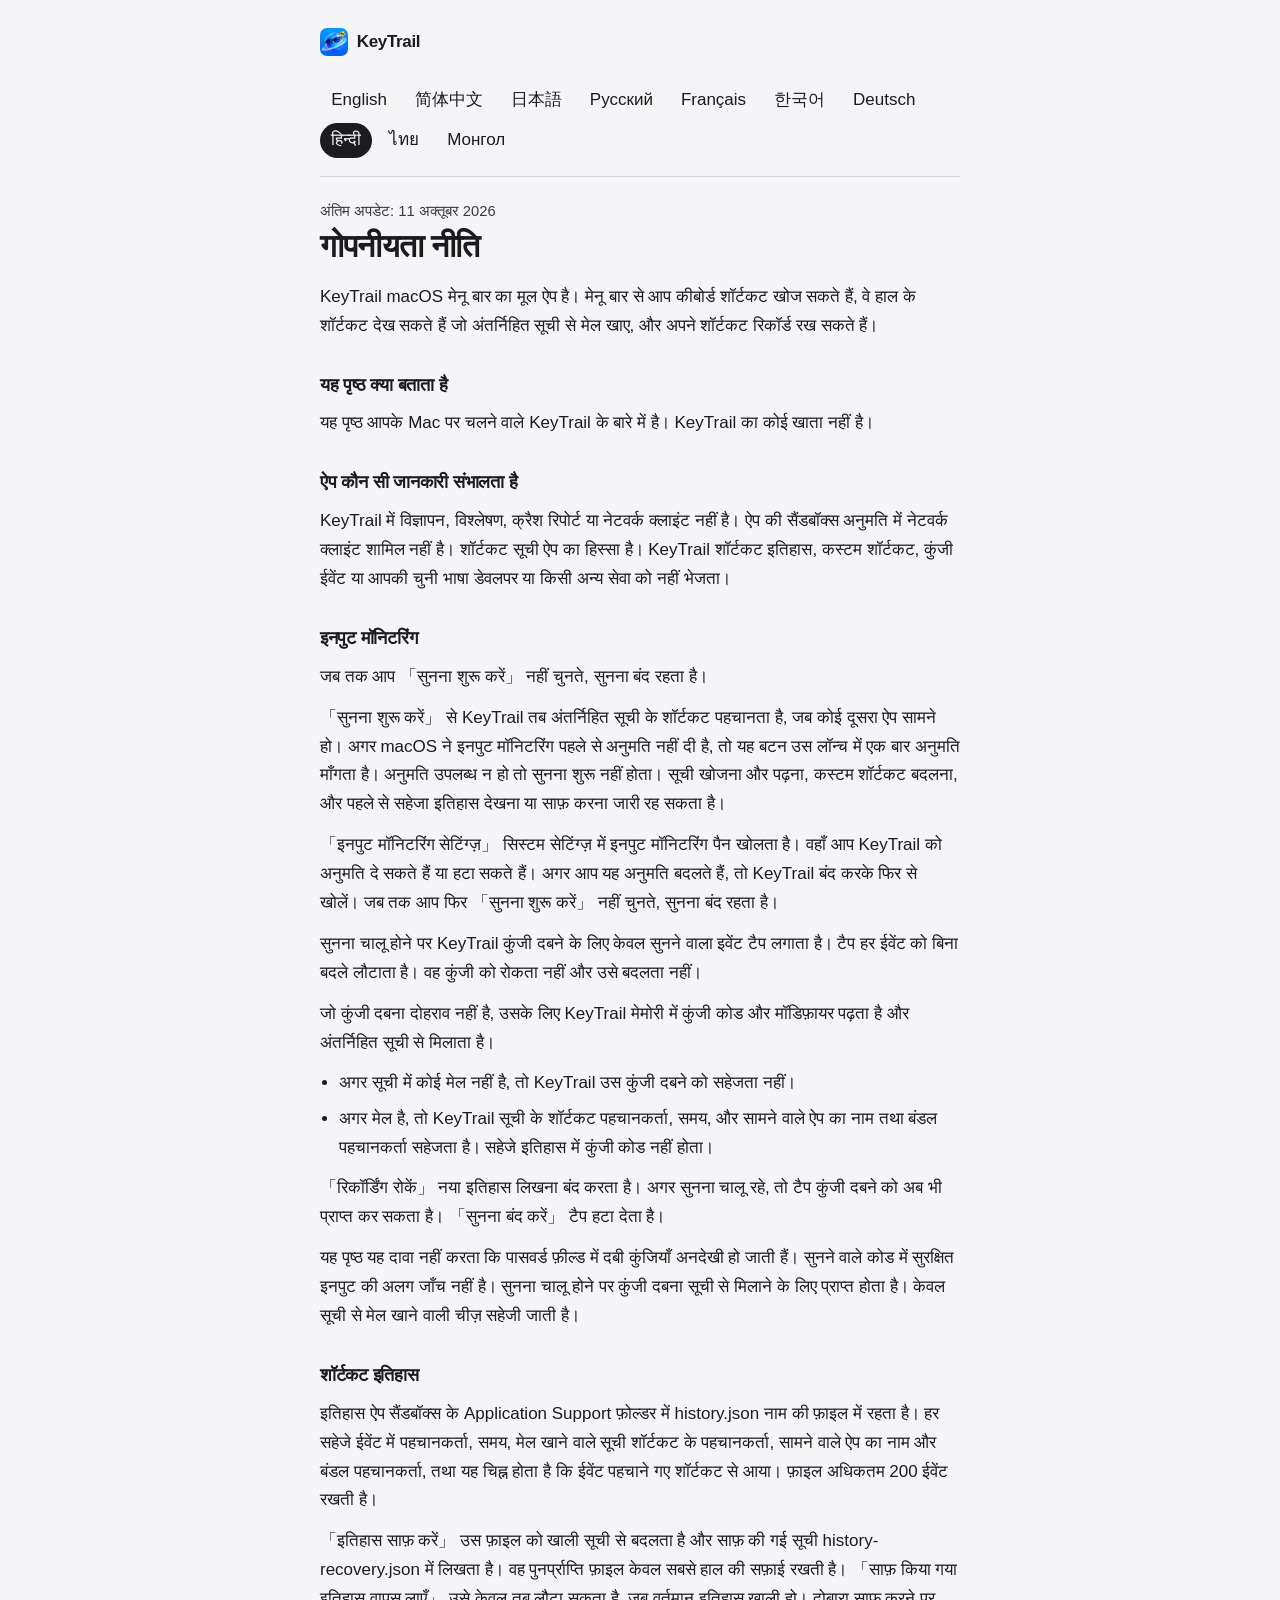
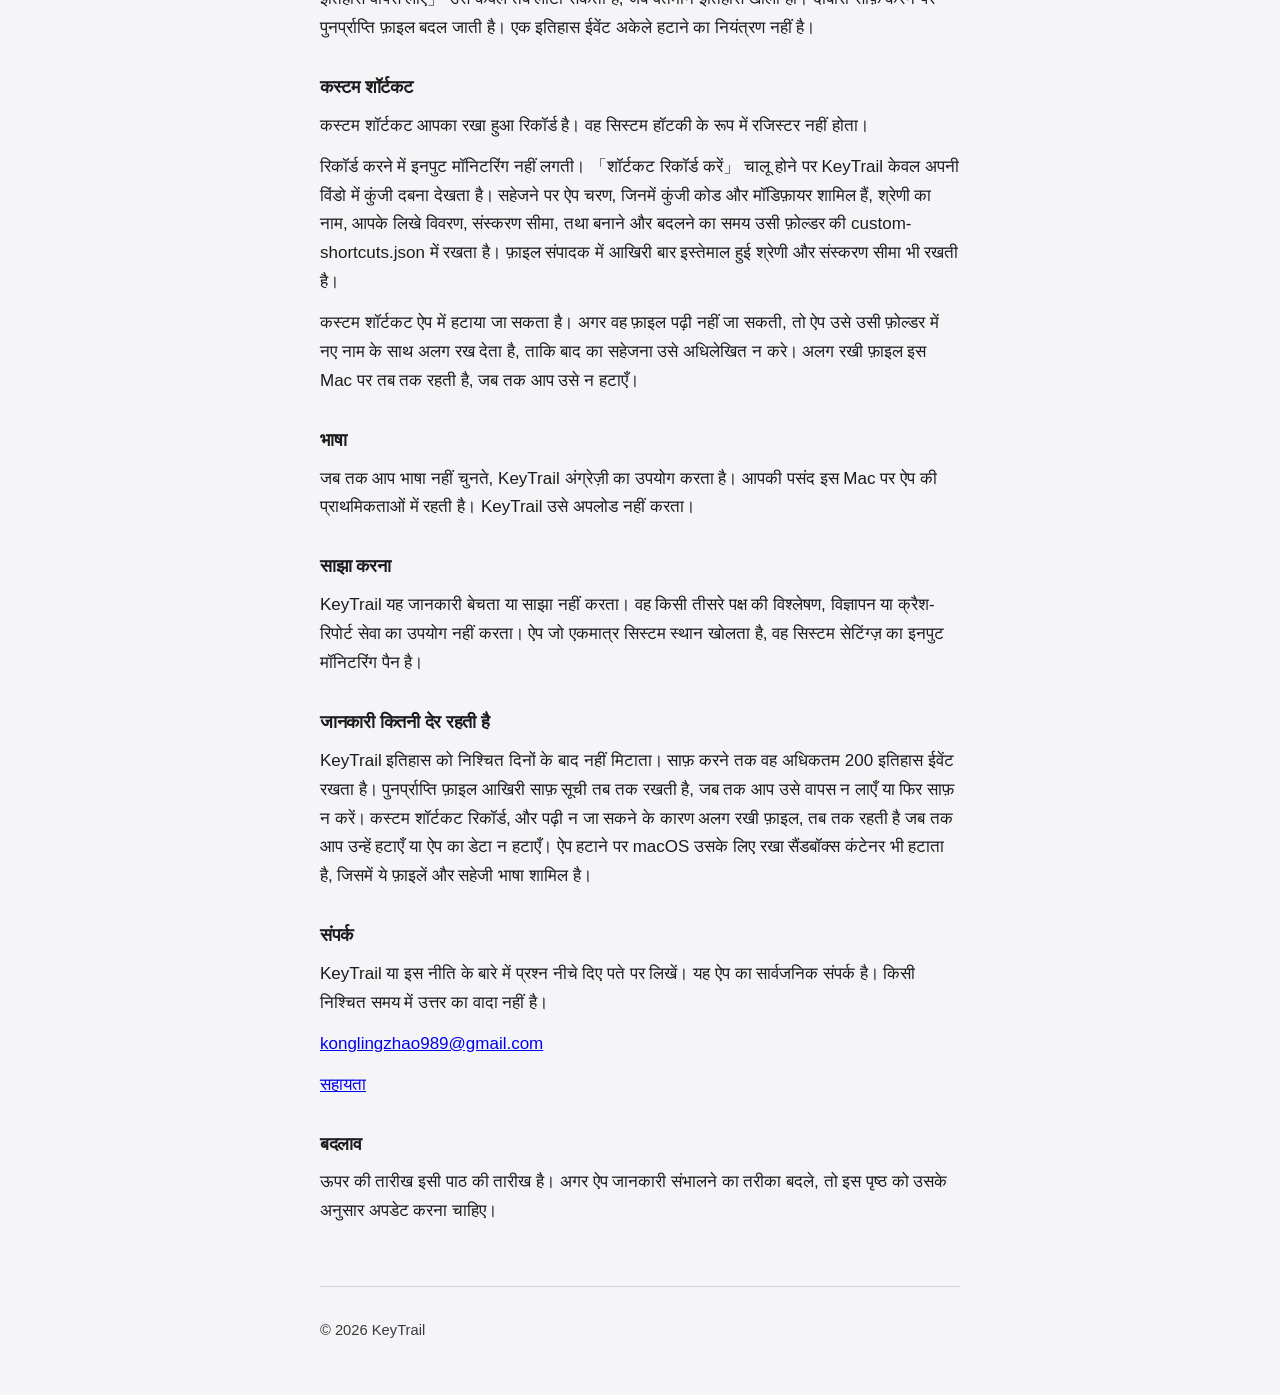
<file: hi/index.html>
<!DOCTYPE html>
<html lang="hi">
<head>
<meta charset="utf-8">
<meta name="viewport" content="width=device-width, initial-scale=1">
<meta name="color-scheme" content="light dark">
<title>गोपनीयता नीति — KeyTrail</title>
<link rel="stylesheet" href="../assets/style.css">
<link rel="icon" href="../assets/icon.png">
<link rel="alternate" hreflang="en" href="../en/">
<link rel="alternate" hreflang="zh-Hans" href="../zh-cn/">
<link rel="alternate" hreflang="ja" href="../ja/">
<link rel="alternate" hreflang="ru" href="../ru/">
<link rel="alternate" hreflang="fr" href="../fr/">
<link rel="alternate" hreflang="ko" href="../ko/">
<link rel="alternate" hreflang="de" href="../de/">
<link rel="alternate" hreflang="hi" href="../hi/">
<link rel="alternate" hreflang="th" href="../th/">
<link rel="alternate" hreflang="mn" href="../mn/">
<link rel="alternate" hreflang="x-default" href="../en/">
</head>
<body id="top">
<a class="skip" href="#content">सामग्री पर जाएँ</a>
<div class="shell">
<header class="mast">
<a class="brand" href="../">
<img src="../assets/icon.png" width="28" height="28" alt="">
<span>KeyTrail</span>
</a>
</header>
<nav class="languages" aria-label="भाषा">
<a href="../en/" hreflang="en" lang="en">English</a>
<a href="../zh-cn/" hreflang="zh-Hans" lang="zh-Hans">简体中文</a>
<a href="../ja/" hreflang="ja" lang="ja">日本語</a>
<a href="../ru/" hreflang="ru" lang="ru">Русский</a>
<a href="../fr/" hreflang="fr" lang="fr">Français</a>
<a href="../ko/" hreflang="ko" lang="ko">한국어</a>
<a href="../de/" hreflang="de" lang="de">Deutsch</a>
<a href="../hi/" hreflang="hi" lang="hi" aria-current="page">हिन्दी</a>
<a href="../th/" hreflang="th" lang="th">ไทย</a>
<a href="../mn/" hreflang="mn" lang="mn">Монгол</a>
</nav>
<main id="content">
<p class="updated">अंतिम अपडेट: 11 अक्तूबर 2026</p>
<h1>गोपनीयता नीति</h1>
<p>KeyTrail macOS मेनू बार का मूल ऐप है। मेनू बार से आप कीबोर्ड शॉर्टकट खोज सकते हैं, वे हाल के शॉर्टकट देख सकते हैं जो अंतर्निहित सूची से मेल खाए, और अपने शॉर्टकट रिकॉर्ड रख सकते हैं।</p>
<h2>यह पृष्ठ क्या बताता है</h2>
<p>यह पृष्ठ आपके Mac पर चलने वाले KeyTrail के बारे में है। KeyTrail का कोई खाता नहीं है।</p>
<h2>ऐप कौन सी जानकारी संभालता है</h2>
<p>KeyTrail में विज्ञापन, विश्लेषण, क्रैश रिपोर्ट या नेटवर्क क्लाइंट नहीं है। ऐप की सैंडबॉक्स अनुमति में नेटवर्क क्लाइंट शामिल नहीं है। शॉर्टकट सूची ऐप का हिस्सा है। KeyTrail शॉर्टकट इतिहास, कस्टम शॉर्टकट, कुंजी ईवेंट या आपकी चुनी भाषा डेवलपर या किसी अन्य सेवा को नहीं भेजता।</p>
<h2>इनपुट मॉनिटरिंग</h2>
<p>जब तक आप 「सुनना शुरू करें」 नहीं चुनते, सुनना बंद रहता है।</p>
<p>「सुनना शुरू करें」 से KeyTrail तब अंतर्निहित सूची के शॉर्टकट पहचानता है, जब कोई दूसरा ऐप सामने हो। अगर macOS ने इनपुट मॉनिटरिंग पहले से अनुमति नहीं दी है, तो यह बटन उस लॉन्च में एक बार अनुमति माँगता है। अनुमति उपलब्ध न हो तो सुनना शुरू नहीं होता। सूची खोजना और पढ़ना, कस्टम शॉर्टकट बदलना, और पहले से सहेजा इतिहास देखना या साफ़ करना जारी रह सकता है।</p>
<p>「इनपुट मॉनिटरिंग सेटिंग्ज़」 सिस्टम सेटिंग्ज़ में इनपुट मॉनिटरिंग पैन खोलता है। वहाँ आप KeyTrail को अनुमति दे सकते हैं या हटा सकते हैं। अगर आप यह अनुमति बदलते हैं, तो KeyTrail बंद करके फिर से खोलें। जब तक आप फिर 「सुनना शुरू करें」 नहीं चुनते, सुनना बंद रहता है।</p>
<p>सुनना चालू होने पर KeyTrail कुंजी दबने के लिए केवल सुनने वाला इवेंट टैप लगाता है। टैप हर ईवेंट को बिना बदले लौटाता है। वह कुंजी को रोकता नहीं और उसे बदलता नहीं।</p>
<p>जो कुंजी दबना दोहराव नहीं है, उसके लिए KeyTrail मेमोरी में कुंजी कोड और मॉडिफ़ायर पढ़ता है और अंतर्निहित सूची से मिलाता है।</p>
<ul><li>अगर सूची में कोई मेल नहीं है, तो KeyTrail उस कुंजी दबने को सहेजता नहीं।</li><li>अगर मेल है, तो KeyTrail सूची के शॉर्टकट पहचानकर्ता, समय, और सामने वाले ऐप का नाम तथा बंडल पहचानकर्ता सहेजता है। सहेजे इतिहास में कुंजी कोड नहीं होता।</li></ul>
<p>「रिकॉर्डिंग रोकें」 नया इतिहास लिखना बंद करता है। अगर सुनना चालू रहे, तो टैप कुंजी दबने को अब भी प्राप्त कर सकता है। 「सुनना बंद करें」 टैप हटा देता है।</p>
<p>यह पृष्ठ यह दावा नहीं करता कि पासवर्ड फ़ील्ड में दबी कुंजियाँ अनदेखी हो जाती हैं। सुनने वाले कोड में सुरक्षित इनपुट की अलग जाँच नहीं है। सुनना चालू होने पर कुंजी दबना सूची से मिलाने के लिए प्राप्त होता है। केवल सूची से मेल खाने वाली चीज़ सहेजी जाती है।</p>
<h2>शॉर्टकट इतिहास</h2>
<p>इतिहास ऐप सैंडबॉक्स के Application Support फ़ोल्डर में history.json नाम की फ़ाइल में रहता है। हर सहेजे ईवेंट में पहचानकर्ता, समय, मेल खाने वाले सूची शॉर्टकट के पहचानकर्ता, सामने वाले ऐप का नाम और बंडल पहचानकर्ता, तथा यह चिह्न होता है कि ईवेंट पहचाने गए शॉर्टकट से आया। फ़ाइल अधिकतम 200 ईवेंट रखती है।</p>
<p>「इतिहास साफ़ करें」 उस फ़ाइल को खाली सूची से बदलता है और साफ़ की गई सूची history-recovery.json में लिखता है। वह पुनर्प्राप्ति फ़ाइल केवल सबसे हाल की सफ़ाई रखती है। 「साफ़ किया गया इतिहास वापस लाएँ」 उसे केवल तब लौटा सकता है, जब वर्तमान इतिहास खाली हो। दोबारा साफ़ करने पर पुनर्प्राप्ति फ़ाइल बदल जाती है। एक इतिहास ईवेंट अकेले हटाने का नियंत्रण नहीं है।</p>
<h2>कस्टम शॉर्टकट</h2>
<p>कस्टम शॉर्टकट आपका रखा हुआ रिकॉर्ड है। वह सिस्टम हॉटकी के रूप में रजिस्टर नहीं होता।</p>
<p>रिकॉर्ड करने में इनपुट मॉनिटरिंग नहीं लगती। 「शॉर्टकट रिकॉर्ड करें」 चालू होने पर KeyTrail केवल अपनी विंडो में कुंजी दबना देखता है। सहेजने पर ऐप चरण, जिनमें कुंजी कोड और मॉडिफ़ायर शामिल हैं, श्रेणी का नाम, आपके लिखे विवरण, संस्करण सीमा, तथा बनाने और बदलने का समय उसी फ़ोल्डर की custom-shortcuts.json में रखता है। फ़ाइल संपादक में आखिरी बार इस्तेमाल हुई श्रेणी और संस्करण सीमा भी रखती है।</p>
<p>कस्टम शॉर्टकट ऐप में हटाया जा सकता है। अगर वह फ़ाइल पढ़ी नहीं जा सकती, तो ऐप उसे उसी फ़ोल्डर में नए नाम के साथ अलग रख देता है, ताकि बाद का सहेजना उसे अधिलेखित न करे। अलग रखी फ़ाइल इस Mac पर तब तक रहती है, जब तक आप उसे न हटाएँ।</p>
<h2>भाषा</h2>
<p>जब तक आप भाषा नहीं चुनते, KeyTrail अंग्रेज़ी का उपयोग करता है। आपकी पसंद इस Mac पर ऐप की प्राथमिकताओं में रहती है। KeyTrail उसे अपलोड नहीं करता।</p>
<h2>साझा करना</h2>
<p>KeyTrail यह जानकारी बेचता या साझा नहीं करता। वह किसी तीसरे पक्ष की विश्लेषण, विज्ञापन या क्रैश-रिपोर्ट सेवा का उपयोग नहीं करता। ऐप जो एकमात्र सिस्टम स्थान खोलता है, वह सिस्टम सेटिंग्ज़ का इनपुट मॉनिटरिंग पैन है।</p>
<h2>जानकारी कितनी देर रहती है</h2>
<p>KeyTrail इतिहास को निश्चित दिनों के बाद नहीं मिटाता। साफ़ करने तक वह अधिकतम 200 इतिहास ईवेंट रखता है। पुनर्प्राप्ति फ़ाइल आखिरी साफ़ सूची तब तक रखती है, जब तक आप उसे वापस न लाएँ या फिर साफ़ न करें। कस्टम शॉर्टकट रिकॉर्ड, और पढ़ी न जा सकने के कारण अलग रखी फ़ाइल, तब तक रहती है जब तक आप उन्हें हटाएँ या ऐप का डेटा न हटाएँ। ऐप हटाने पर macOS उसके लिए रखा सैंडबॉक्स कंटेनर भी हटाता है, जिसमें ये फ़ाइलें और सहेजी भाषा शामिल है।</p>
<h2>संपर्क</h2>
<p>KeyTrail या इस नीति के बारे में प्रश्न नीचे दिए पते पर लिखें। यह ऐप का सार्वजनिक संपर्क है। किसी निश्चित समय में उत्तर का वादा नहीं है।</p>
<p><a href="mailto:konglingzhao989@gmail.com">konglingzhao989@gmail.com</a></p>
<p><a href="../support/">सहायता</a></p>
<h2>बदलाव</h2>
<p>ऊपर की तारीख इसी पाठ की तारीख है। अगर ऐप जानकारी संभालने का तरीका बदले, तो इस पृष्ठ को उसके अनुसार अपडेट करना चाहिए।</p>
</main>
<footer>
<p>© 2026 KeyTrail</p>
</footer>
</div>
</body>
</html>
</file>
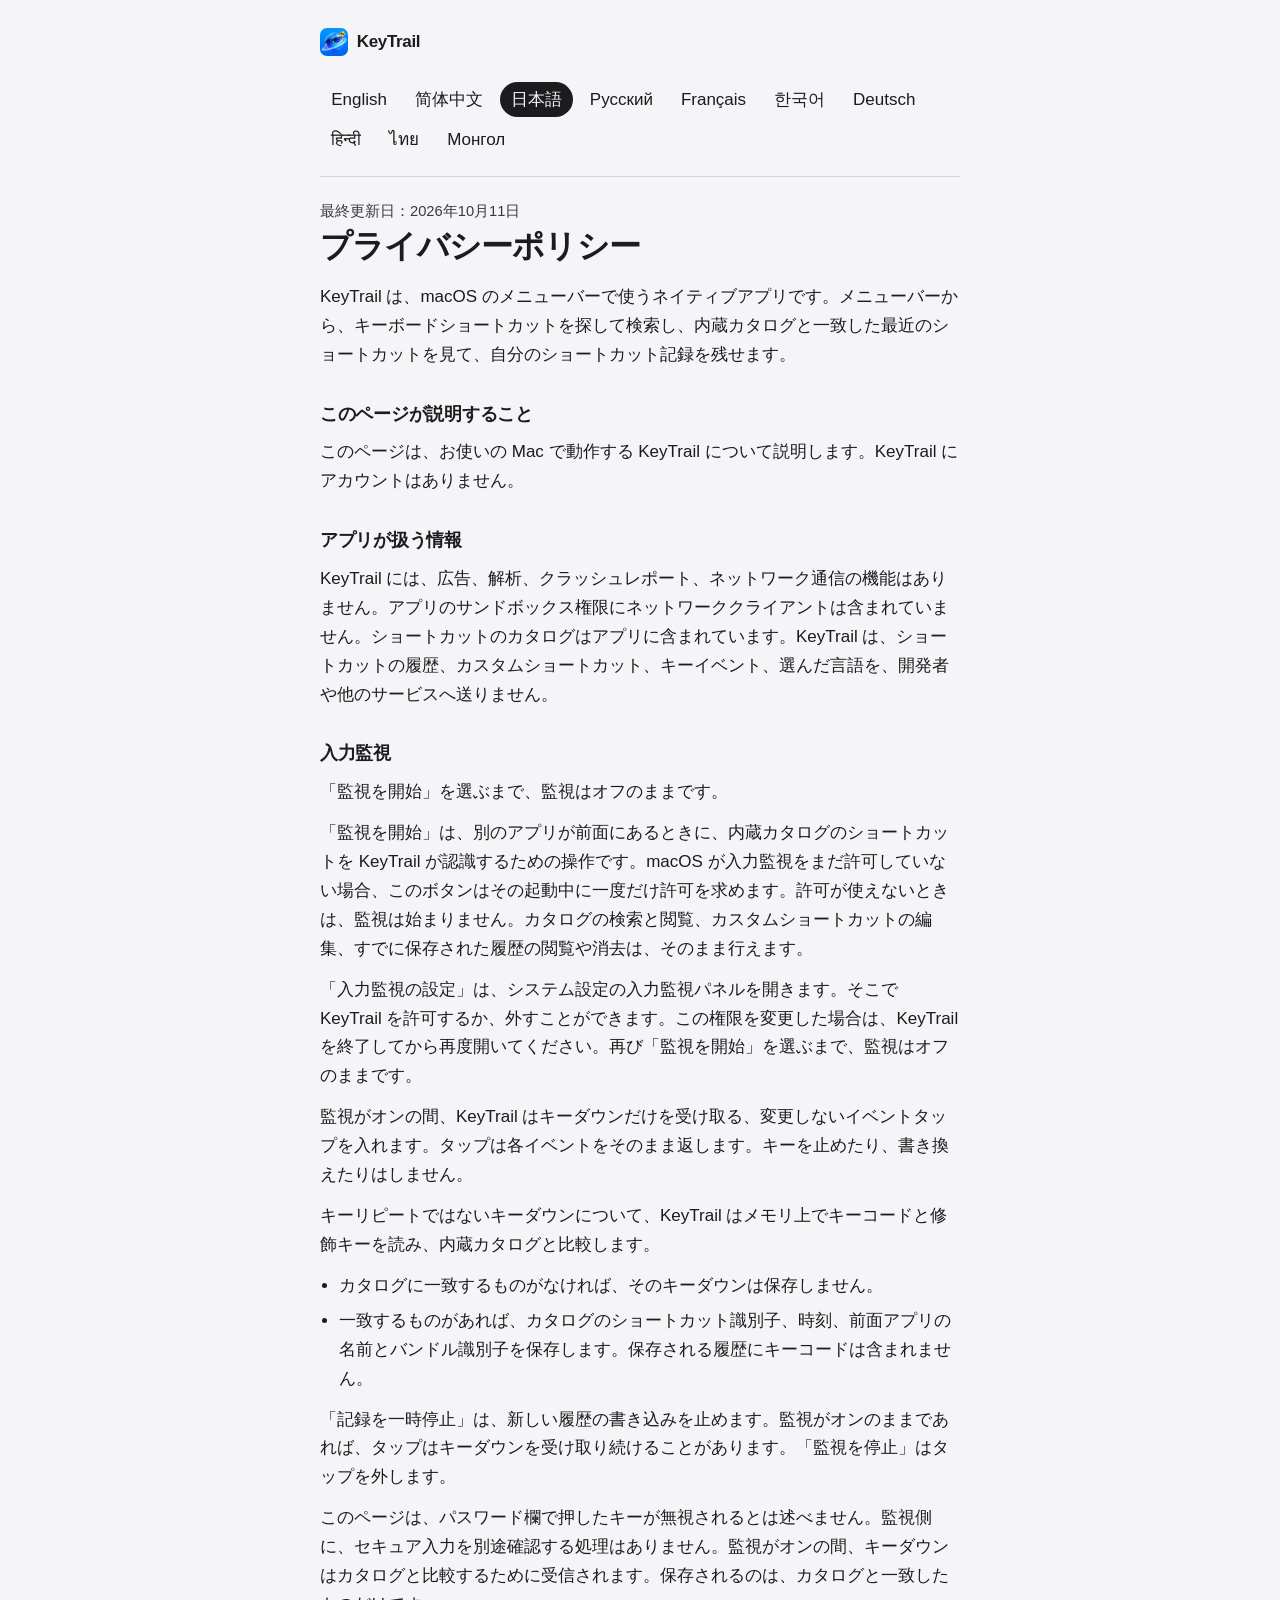
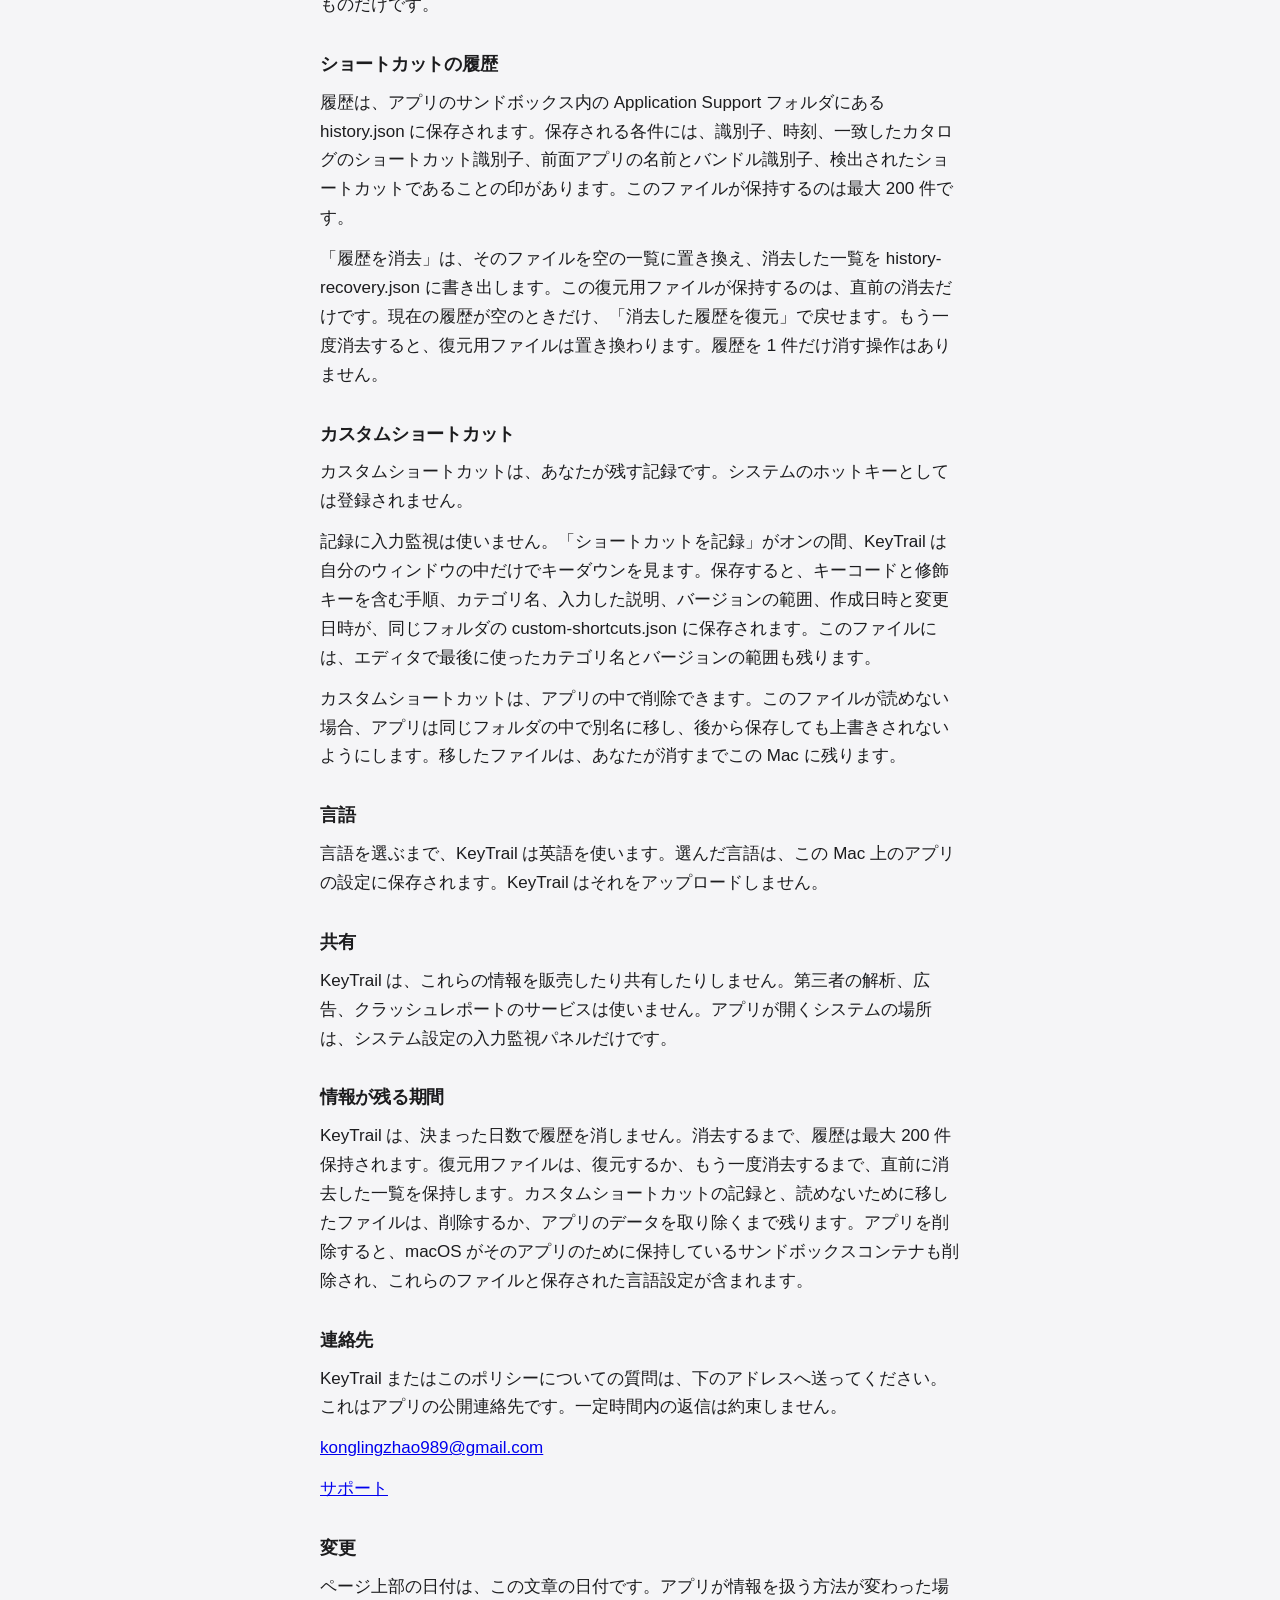
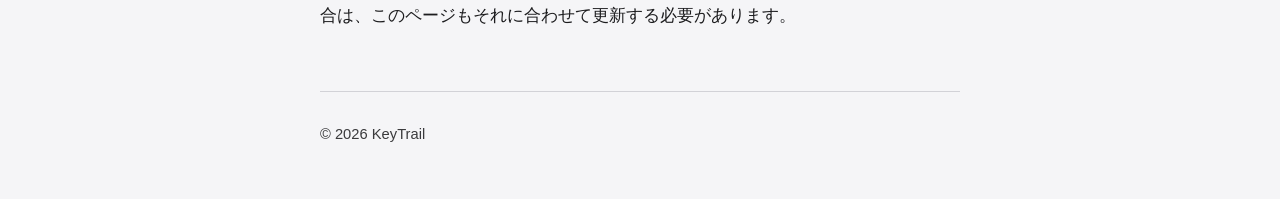
<file: ja/index.html>
<!DOCTYPE html>
<html lang="ja">
<head>
<meta charset="utf-8">
<meta name="viewport" content="width=device-width, initial-scale=1">
<meta name="color-scheme" content="light dark">
<title>プライバシーポリシー — KeyTrail</title>
<link rel="stylesheet" href="../assets/style.css">
<link rel="icon" href="../assets/icon.png">
<link rel="alternate" hreflang="en" href="../en/">
<link rel="alternate" hreflang="zh-Hans" href="../zh-cn/">
<link rel="alternate" hreflang="ja" href="../ja/">
<link rel="alternate" hreflang="ru" href="../ru/">
<link rel="alternate" hreflang="fr" href="../fr/">
<link rel="alternate" hreflang="ko" href="../ko/">
<link rel="alternate" hreflang="de" href="../de/">
<link rel="alternate" hreflang="hi" href="../hi/">
<link rel="alternate" hreflang="th" href="../th/">
<link rel="alternate" hreflang="mn" href="../mn/">
<link rel="alternate" hreflang="x-default" href="../en/">
</head>
<body id="top">
<a class="skip" href="#content">本文へ移動</a>
<div class="shell">
<header class="mast">
<a class="brand" href="../">
<img src="../assets/icon.png" width="28" height="28" alt="">
<span>KeyTrail</span>
</a>
</header>
<nav class="languages" aria-label="言語">
<a href="../en/" hreflang="en" lang="en">English</a>
<a href="../zh-cn/" hreflang="zh-Hans" lang="zh-Hans">简体中文</a>
<a href="../ja/" hreflang="ja" lang="ja" aria-current="page">日本語</a>
<a href="../ru/" hreflang="ru" lang="ru">Русский</a>
<a href="../fr/" hreflang="fr" lang="fr">Français</a>
<a href="../ko/" hreflang="ko" lang="ko">한국어</a>
<a href="../de/" hreflang="de" lang="de">Deutsch</a>
<a href="../hi/" hreflang="hi" lang="hi">हिन्दी</a>
<a href="../th/" hreflang="th" lang="th">ไทย</a>
<a href="../mn/" hreflang="mn" lang="mn">Монгол</a>
</nav>
<main id="content">
<p class="updated">最終更新日：2026年10月11日</p>
<h1>プライバシーポリシー</h1>
<p>KeyTrail は、macOS のメニューバーで使うネイティブアプリです。メニューバーから、キーボードショートカットを探して検索し、内蔵カタログと一致した最近のショートカットを見て、自分のショートカット記録を残せます。</p>
<h2>このページが説明すること</h2>
<p>このページは、お使いの Mac で動作する KeyTrail について説明します。KeyTrail にアカウントはありません。</p>
<h2>アプリが扱う情報</h2>
<p>KeyTrail には、広告、解析、クラッシュレポート、ネットワーク通信の機能はありません。アプリのサンドボックス権限にネットワーククライアントは含まれていません。ショートカットのカタログはアプリに含まれています。KeyTrail は、ショートカットの履歴、カスタムショートカット、キーイベント、選んだ言語を、開発者や他のサービスへ送りません。</p>
<h2>入力監視</h2>
<p>「監視を開始」を選ぶまで、監視はオフのままです。</p>
<p>「監視を開始」は、別のアプリが前面にあるときに、内蔵カタログのショートカットを KeyTrail が認識するための操作です。macOS が入力監視をまだ許可していない場合、このボタンはその起動中に一度だけ許可を求めます。許可が使えないときは、監視は始まりません。カタログの検索と閲覧、カスタムショートカットの編集、すでに保存された履歴の閲覧や消去は、そのまま行えます。</p>
<p>「入力監視の設定」は、システム設定の入力監視パネルを開きます。そこで KeyTrail を許可するか、外すことができます。この権限を変更した場合は、KeyTrail を終了してから再度開いてください。再び「監視を開始」を選ぶまで、監視はオフのままです。</p>
<p>監視がオンの間、KeyTrail はキーダウンだけを受け取る、変更しないイベントタップを入れます。タップは各イベントをそのまま返します。キーを止めたり、書き換えたりはしません。</p>
<p>キーリピートではないキーダウンについて、KeyTrail はメモリ上でキーコードと修飾キーを読み、内蔵カタログと比較します。</p>
<ul><li>カタログに一致するものがなければ、そのキーダウンは保存しません。</li><li>一致するものがあれば、カタログのショートカット識別子、時刻、前面アプリの名前とバンドル識別子を保存します。保存される履歴にキーコードは含まれません。</li></ul>
<p>「記録を一時停止」は、新しい履歴の書き込みを止めます。監視がオンのままであれば、タップはキーダウンを受け取り続けることがあります。「監視を停止」はタップを外します。</p>
<p>このページは、パスワード欄で押したキーが無視されるとは述べません。監視側に、セキュア入力を別途確認する処理はありません。監視がオンの間、キーダウンはカタログと比較するために受信されます。保存されるのは、カタログと一致したものだけです。</p>
<h2>ショートカットの履歴</h2>
<p>履歴は、アプリのサンドボックス内の Application Support フォルダにある history.json に保存されます。保存される各件には、識別子、時刻、一致したカタログのショートカット識別子、前面アプリの名前とバンドル識別子、検出されたショートカットであることの印があります。このファイルが保持するのは最大 200 件です。</p>
<p>「履歴を消去」は、そのファイルを空の一覧に置き換え、消去した一覧を history-recovery.json に書き出します。この復元用ファイルが保持するのは、直前の消去だけです。現在の履歴が空のときだけ、「消去した履歴を復元」で戻せます。もう一度消去すると、復元用ファイルは置き換わります。履歴を 1 件だけ消す操作はありません。</p>
<h2>カスタムショートカット</h2>
<p>カスタムショートカットは、あなたが残す記録です。システムのホットキーとしては登録されません。</p>
<p>記録に入力監視は使いません。「ショートカットを記録」がオンの間、KeyTrail は自分のウィンドウの中だけでキーダウンを見ます。保存すると、キーコードと修飾キーを含む手順、カテゴリ名、入力した説明、バージョンの範囲、作成日時と変更日時が、同じフォルダの custom-shortcuts.json に保存されます。このファイルには、エディタで最後に使ったカテゴリ名とバージョンの範囲も残ります。</p>
<p>カスタムショートカットは、アプリの中で削除できます。このファイルが読めない場合、アプリは同じフォルダの中で別名に移し、後から保存しても上書きされないようにします。移したファイルは、あなたが消すまでこの Mac に残ります。</p>
<h2>言語</h2>
<p>言語を選ぶまで、KeyTrail は英語を使います。選んだ言語は、この Mac 上のアプリの設定に保存されます。KeyTrail はそれをアップロードしません。</p>
<h2>共有</h2>
<p>KeyTrail は、これらの情報を販売したり共有したりしません。第三者の解析、広告、クラッシュレポートのサービスは使いません。アプリが開くシステムの場所は、システム設定の入力監視パネルだけです。</p>
<h2>情報が残る期間</h2>
<p>KeyTrail は、決まった日数で履歴を消しません。消去するまで、履歴は最大 200 件保持されます。復元用ファイルは、復元するか、もう一度消去するまで、直前に消去した一覧を保持します。カスタムショートカットの記録と、読めないために移したファイルは、削除するか、アプリのデータを取り除くまで残ります。アプリを削除すると、macOS がそのアプリのために保持しているサンドボックスコンテナも削除され、これらのファイルと保存された言語設定が含まれます。</p>
<h2>連絡先</h2>
<p>KeyTrail またはこのポリシーについての質問は、下のアドレスへ送ってください。これはアプリの公開連絡先です。一定時間内の返信は約束しません。</p>
<p><a href="mailto:konglingzhao989@gmail.com">konglingzhao989@gmail.com</a></p>
<p><a href="../support/">サポート</a></p>
<h2>変更</h2>
<p>ページ上部の日付は、この文章の日付です。アプリが情報を扱う方法が変わった場合は、このページもそれに合わせて更新する必要があります。</p>
</main>
<footer>
<p>© 2026 KeyTrail</p>
</footer>
</div>
</body>
</html>
</file>
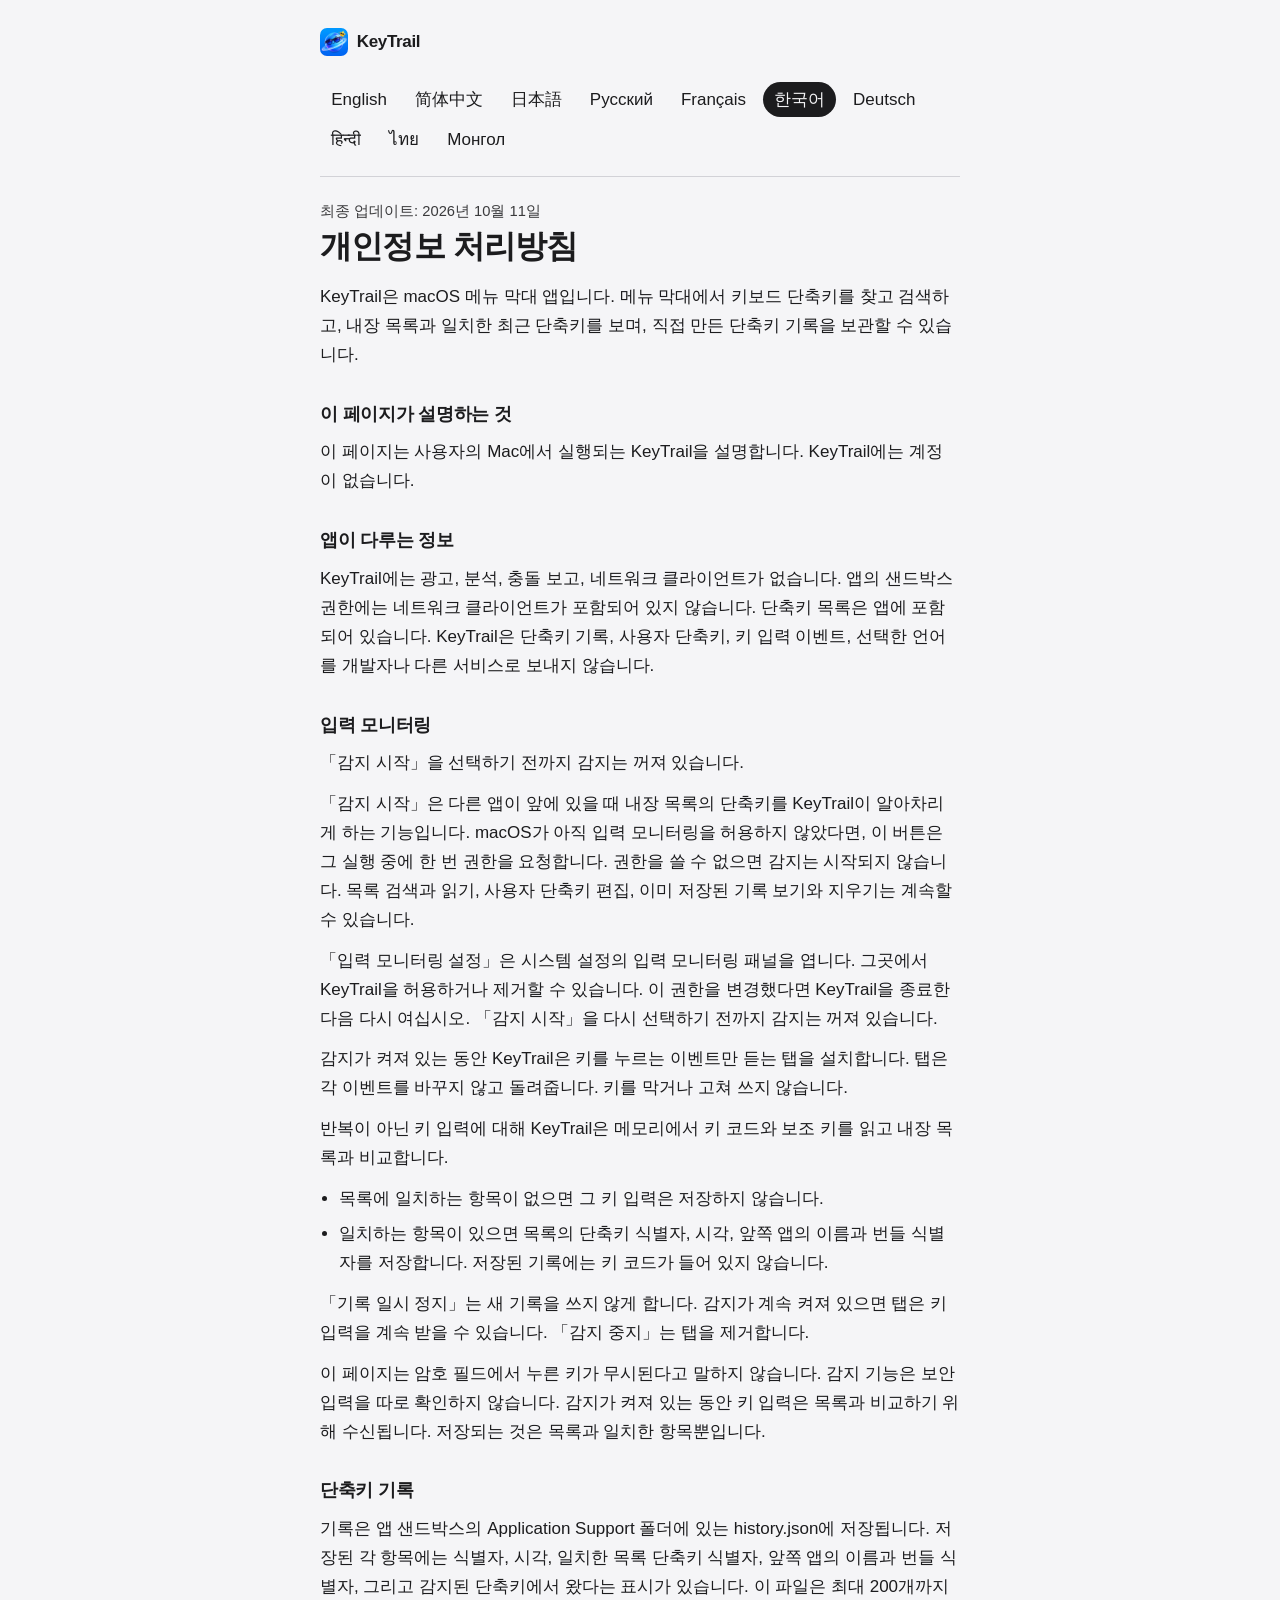
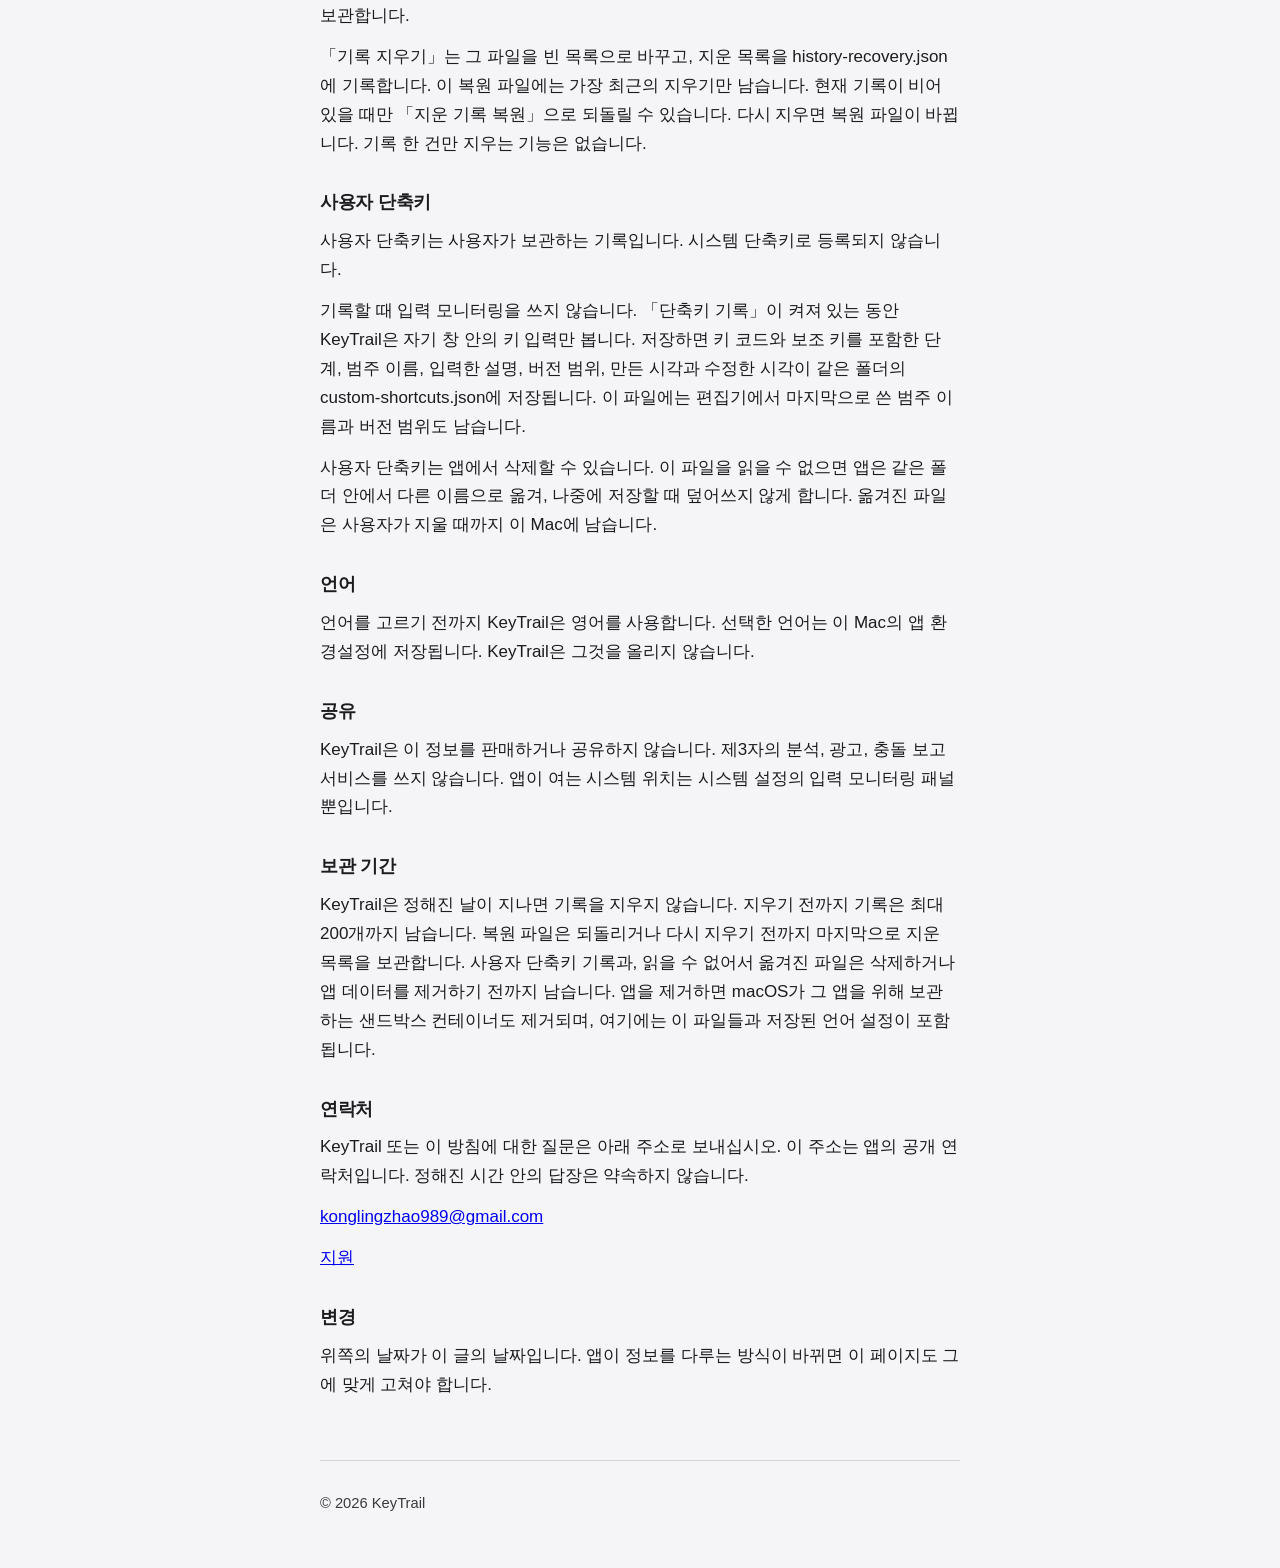
<file: ko/index.html>
<!DOCTYPE html>
<html lang="ko">
<head>
<meta charset="utf-8">
<meta name="viewport" content="width=device-width, initial-scale=1">
<meta name="color-scheme" content="light dark">
<title>개인정보 처리방침 — KeyTrail</title>
<link rel="stylesheet" href="../assets/style.css">
<link rel="icon" href="../assets/icon.png">
<link rel="alternate" hreflang="en" href="../en/">
<link rel="alternate" hreflang="zh-Hans" href="../zh-cn/">
<link rel="alternate" hreflang="ja" href="../ja/">
<link rel="alternate" hreflang="ru" href="../ru/">
<link rel="alternate" hreflang="fr" href="../fr/">
<link rel="alternate" hreflang="ko" href="../ko/">
<link rel="alternate" hreflang="de" href="../de/">
<link rel="alternate" hreflang="hi" href="../hi/">
<link rel="alternate" hreflang="th" href="../th/">
<link rel="alternate" hreflang="mn" href="../mn/">
<link rel="alternate" hreflang="x-default" href="../en/">
</head>
<body id="top">
<a class="skip" href="#content">본문으로 이동</a>
<div class="shell">
<header class="mast">
<a class="brand" href="../">
<img src="../assets/icon.png" width="28" height="28" alt="">
<span>KeyTrail</span>
</a>
</header>
<nav class="languages" aria-label="언어">
<a href="../en/" hreflang="en" lang="en">English</a>
<a href="../zh-cn/" hreflang="zh-Hans" lang="zh-Hans">简体中文</a>
<a href="../ja/" hreflang="ja" lang="ja">日本語</a>
<a href="../ru/" hreflang="ru" lang="ru">Русский</a>
<a href="../fr/" hreflang="fr" lang="fr">Français</a>
<a href="../ko/" hreflang="ko" lang="ko" aria-current="page">한국어</a>
<a href="../de/" hreflang="de" lang="de">Deutsch</a>
<a href="../hi/" hreflang="hi" lang="hi">हिन्दी</a>
<a href="../th/" hreflang="th" lang="th">ไทย</a>
<a href="../mn/" hreflang="mn" lang="mn">Монгол</a>
</nav>
<main id="content">
<p class="updated">최종 업데이트: 2026년 10월 11일</p>
<h1>개인정보 처리방침</h1>
<p>KeyTrail은 macOS 메뉴 막대 앱입니다. 메뉴 막대에서 키보드 단축키를 찾고 검색하고, 내장 목록과 일치한 최근 단축키를 보며, 직접 만든 단축키 기록을 보관할 수 있습니다.</p>
<h2>이 페이지가 설명하는 것</h2>
<p>이 페이지는 사용자의 Mac에서 실행되는 KeyTrail을 설명합니다. KeyTrail에는 계정이 없습니다.</p>
<h2>앱이 다루는 정보</h2>
<p>KeyTrail에는 광고, 분석, 충돌 보고, 네트워크 클라이언트가 없습니다. 앱의 샌드박스 권한에는 네트워크 클라이언트가 포함되어 있지 않습니다. 단축키 목록은 앱에 포함되어 있습니다. KeyTrail은 단축키 기록, 사용자 단축키, 키 입력 이벤트, 선택한 언어를 개발자나 다른 서비스로 보내지 않습니다.</p>
<h2>입력 모니터링</h2>
<p>「감지 시작」을 선택하기 전까지 감지는 꺼져 있습니다.</p>
<p>「감지 시작」은 다른 앱이 앞에 있을 때 내장 목록의 단축키를 KeyTrail이 알아차리게 하는 기능입니다. macOS가 아직 입력 모니터링을 허용하지 않았다면, 이 버튼은 그 실행 중에 한 번 권한을 요청합니다. 권한을 쓸 수 없으면 감지는 시작되지 않습니다. 목록 검색과 읽기, 사용자 단축키 편집, 이미 저장된 기록 보기와 지우기는 계속할 수 있습니다.</p>
<p>「입력 모니터링 설정」은 시스템 설정의 입력 모니터링 패널을 엽니다. 그곳에서 KeyTrail을 허용하거나 제거할 수 있습니다. 이 권한을 변경했다면 KeyTrail을 종료한 다음 다시 여십시오. 「감지 시작」을 다시 선택하기 전까지 감지는 꺼져 있습니다.</p>
<p>감지가 켜져 있는 동안 KeyTrail은 키를 누르는 이벤트만 듣는 탭을 설치합니다. 탭은 각 이벤트를 바꾸지 않고 돌려줍니다. 키를 막거나 고쳐 쓰지 않습니다.</p>
<p>반복이 아닌 키 입력에 대해 KeyTrail은 메모리에서 키 코드와 보조 키를 읽고 내장 목록과 비교합니다.</p>
<ul><li>목록에 일치하는 항목이 없으면 그 키 입력은 저장하지 않습니다.</li><li>일치하는 항목이 있으면 목록의 단축키 식별자, 시각, 앞쪽 앱의 이름과 번들 식별자를 저장합니다. 저장된 기록에는 키 코드가 들어 있지 않습니다.</li></ul>
<p>「기록 일시 정지」는 새 기록을 쓰지 않게 합니다. 감지가 계속 켜져 있으면 탭은 키 입력을 계속 받을 수 있습니다. 「감지 중지」는 탭을 제거합니다.</p>
<p>이 페이지는 암호 필드에서 누른 키가 무시된다고 말하지 않습니다. 감지 기능은 보안 입력을 따로 확인하지 않습니다. 감지가 켜져 있는 동안 키 입력은 목록과 비교하기 위해 수신됩니다. 저장되는 것은 목록과 일치한 항목뿐입니다.</p>
<h2>단축키 기록</h2>
<p>기록은 앱 샌드박스의 Application Support 폴더에 있는 history.json에 저장됩니다. 저장된 각 항목에는 식별자, 시각, 일치한 목록 단축키 식별자, 앞쪽 앱의 이름과 번들 식별자, 그리고 감지된 단축키에서 왔다는 표시가 있습니다. 이 파일은 최대 200개까지 보관합니다.</p>
<p>「기록 지우기」는 그 파일을 빈 목록으로 바꾸고, 지운 목록을 history-recovery.json에 기록합니다. 이 복원 파일에는 가장 최근의 지우기만 남습니다. 현재 기록이 비어 있을 때만 「지운 기록 복원」으로 되돌릴 수 있습니다. 다시 지우면 복원 파일이 바뀝니다. 기록 한 건만 지우는 기능은 없습니다.</p>
<h2>사용자 단축키</h2>
<p>사용자 단축키는 사용자가 보관하는 기록입니다. 시스템 단축키로 등록되지 않습니다.</p>
<p>기록할 때 입력 모니터링을 쓰지 않습니다. 「단축키 기록」이 켜져 있는 동안 KeyTrail은 자기 창 안의 키 입력만 봅니다. 저장하면 키 코드와 보조 키를 포함한 단계, 범주 이름, 입력한 설명, 버전 범위, 만든 시각과 수정한 시각이 같은 폴더의 custom-shortcuts.json에 저장됩니다. 이 파일에는 편집기에서 마지막으로 쓴 범주 이름과 버전 범위도 남습니다.</p>
<p>사용자 단축키는 앱에서 삭제할 수 있습니다. 이 파일을 읽을 수 없으면 앱은 같은 폴더 안에서 다른 이름으로 옮겨, 나중에 저장할 때 덮어쓰지 않게 합니다. 옮겨진 파일은 사용자가 지울 때까지 이 Mac에 남습니다.</p>
<h2>언어</h2>
<p>언어를 고르기 전까지 KeyTrail은 영어를 사용합니다. 선택한 언어는 이 Mac의 앱 환경설정에 저장됩니다. KeyTrail은 그것을 올리지 않습니다.</p>
<h2>공유</h2>
<p>KeyTrail은 이 정보를 판매하거나 공유하지 않습니다. 제3자의 분석, 광고, 충돌 보고 서비스를 쓰지 않습니다. 앱이 여는 시스템 위치는 시스템 설정의 입력 모니터링 패널뿐입니다.</p>
<h2>보관 기간</h2>
<p>KeyTrail은 정해진 날이 지나면 기록을 지우지 않습니다. 지우기 전까지 기록은 최대 200개까지 남습니다. 복원 파일은 되돌리거나 다시 지우기 전까지 마지막으로 지운 목록을 보관합니다. 사용자 단축키 기록과, 읽을 수 없어서 옮겨진 파일은 삭제하거나 앱 데이터를 제거하기 전까지 남습니다. 앱을 제거하면 macOS가 그 앱을 위해 보관하는 샌드박스 컨테이너도 제거되며, 여기에는 이 파일들과 저장된 언어 설정이 포함됩니다.</p>
<h2>연락처</h2>
<p>KeyTrail 또는 이 방침에 대한 질문은 아래 주소로 보내십시오. 이 주소는 앱의 공개 연락처입니다. 정해진 시간 안의 답장은 약속하지 않습니다.</p>
<p><a href="mailto:konglingzhao989@gmail.com">konglingzhao989@gmail.com</a></p>
<p><a href="../support/">지원</a></p>
<h2>변경</h2>
<p>위쪽의 날짜가 이 글의 날짜입니다. 앱이 정보를 다루는 방식이 바뀌면 이 페이지도 그에 맞게 고쳐야 합니다.</p>
</main>
<footer>
<p>© 2026 KeyTrail</p>
</footer>
</div>
</body>
</html>
</file>
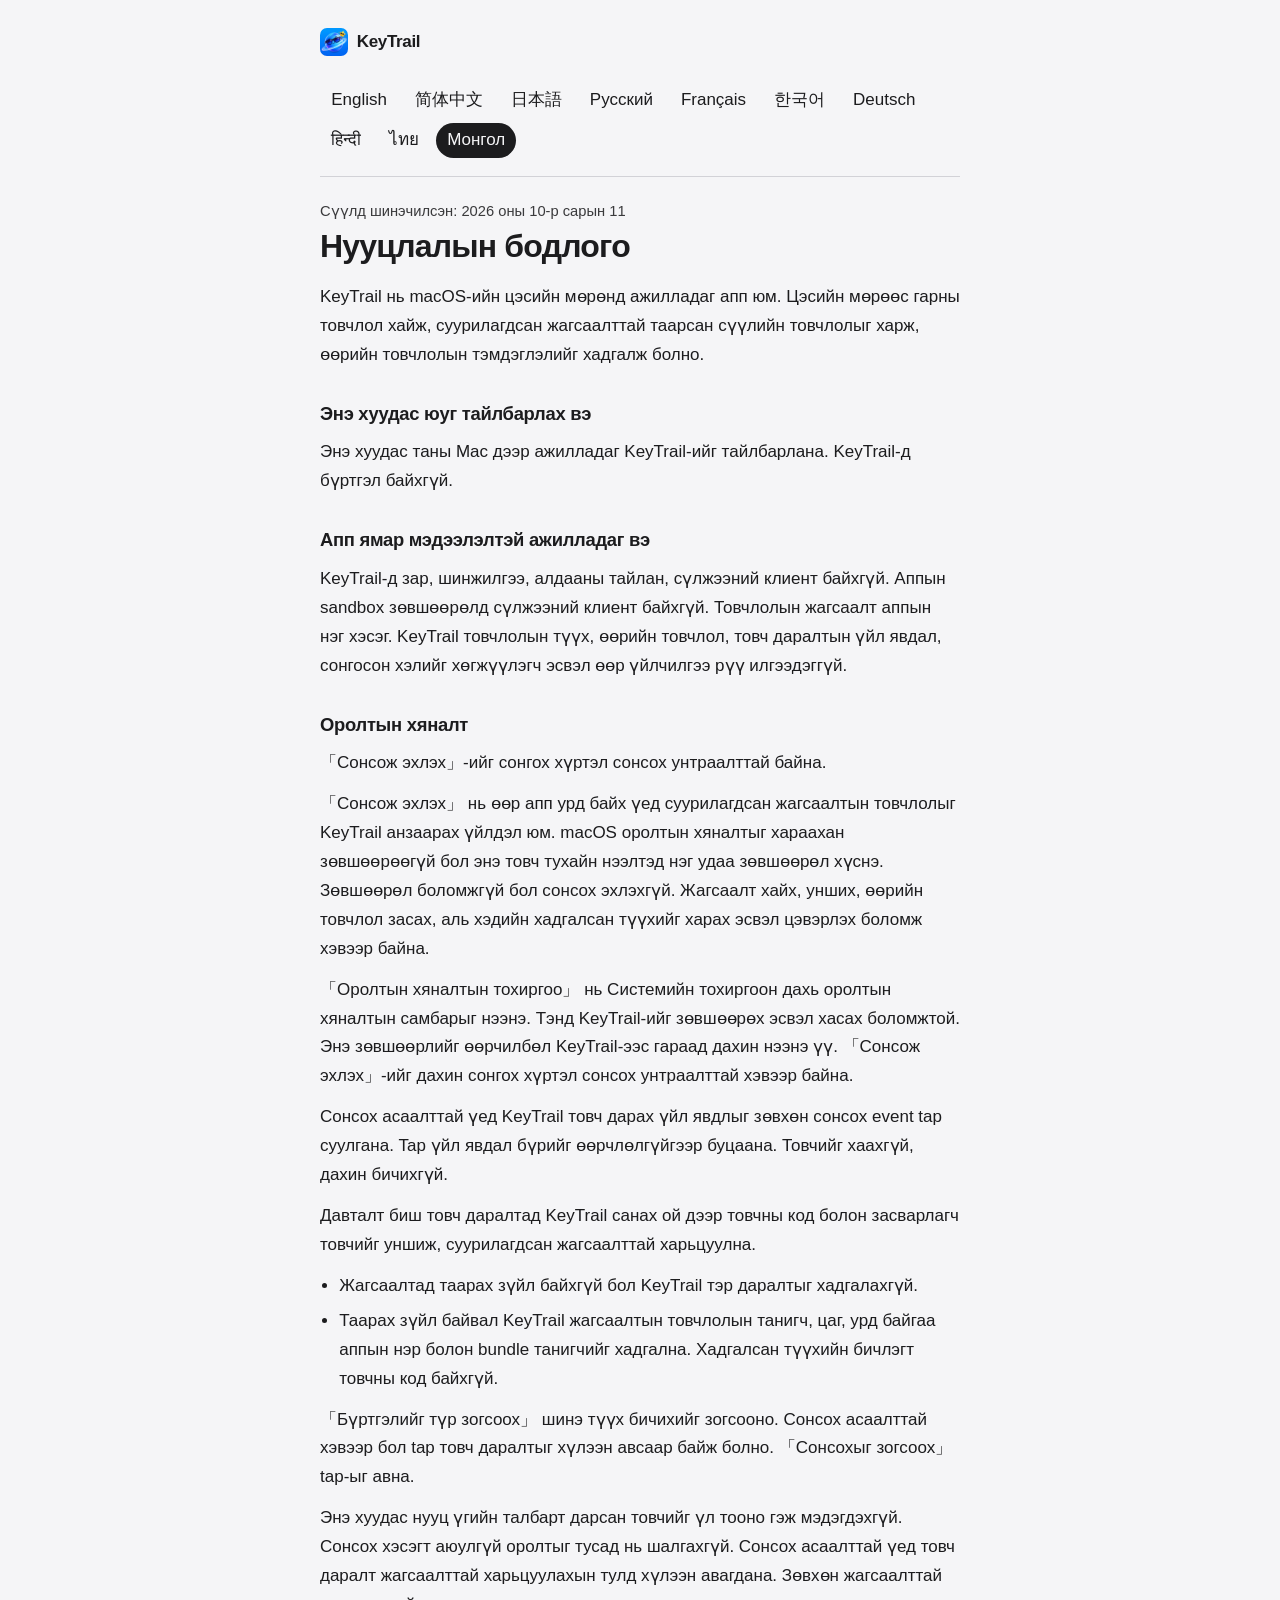
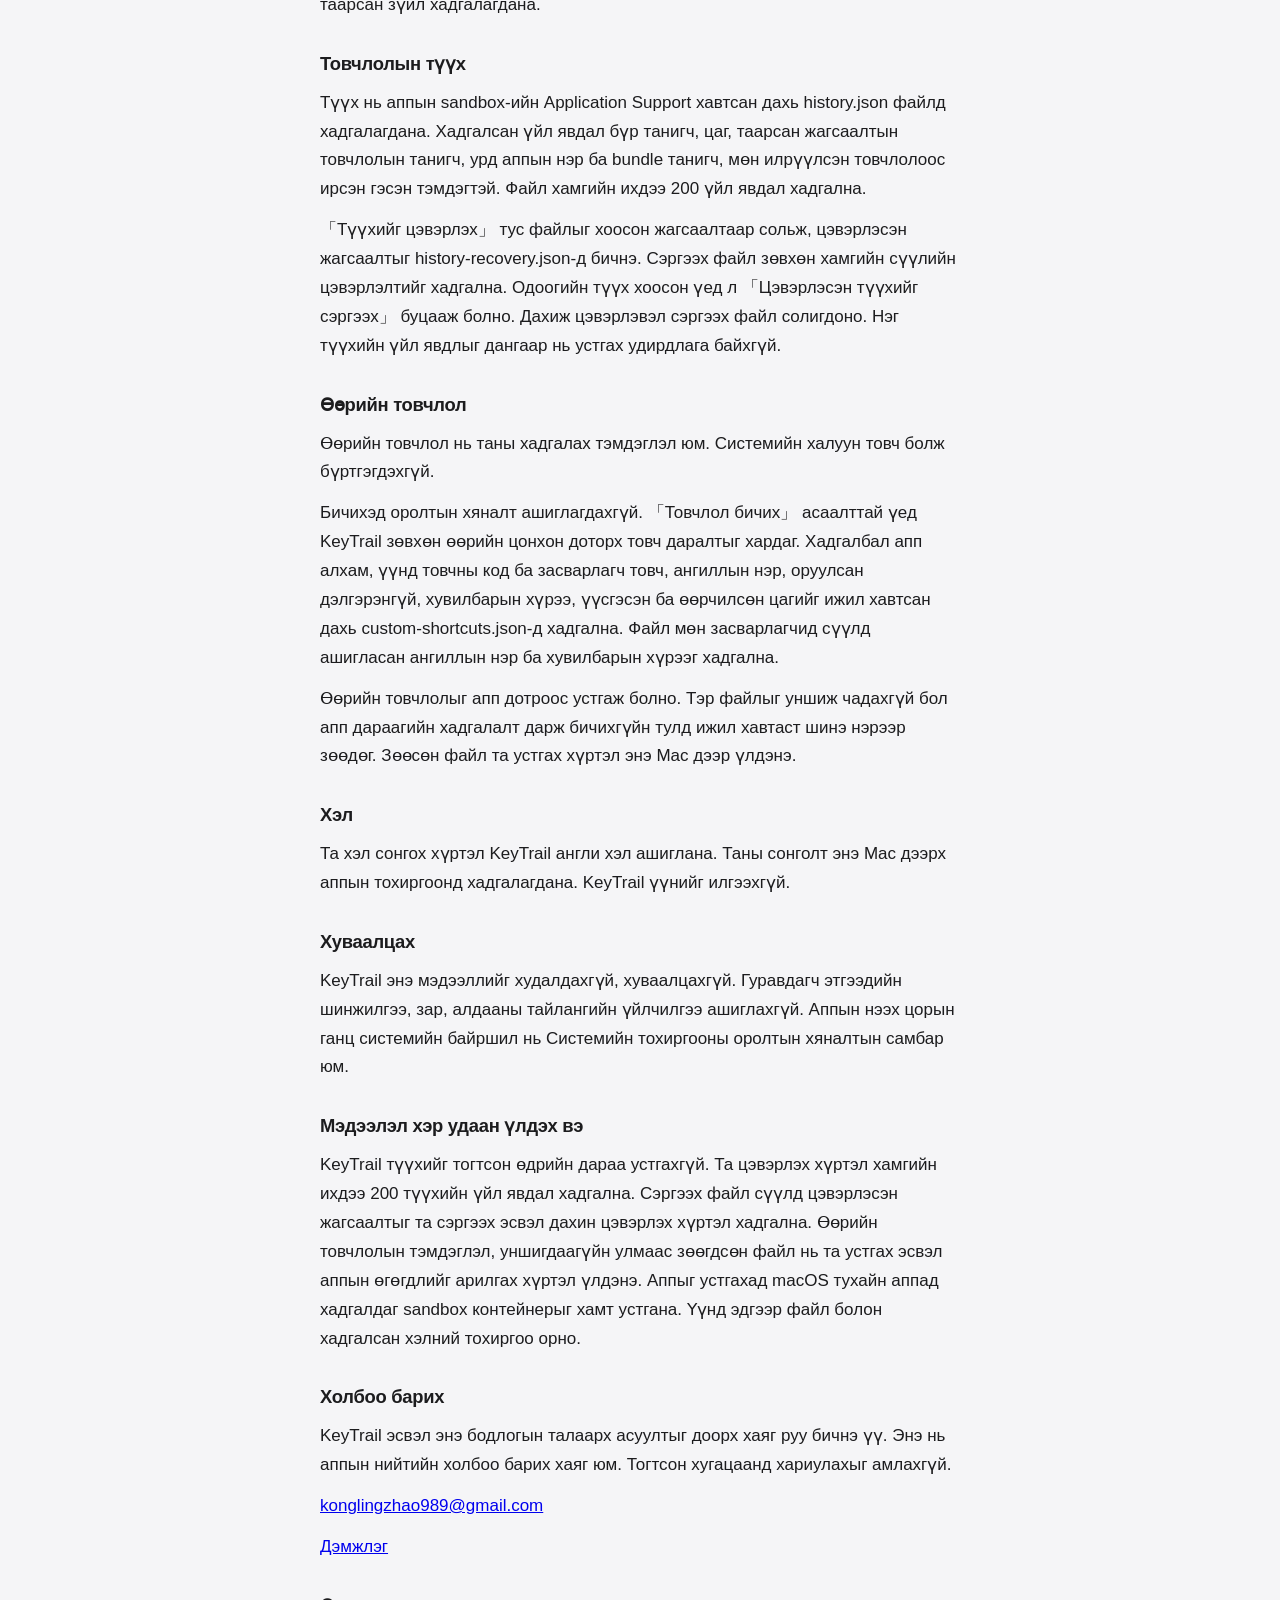
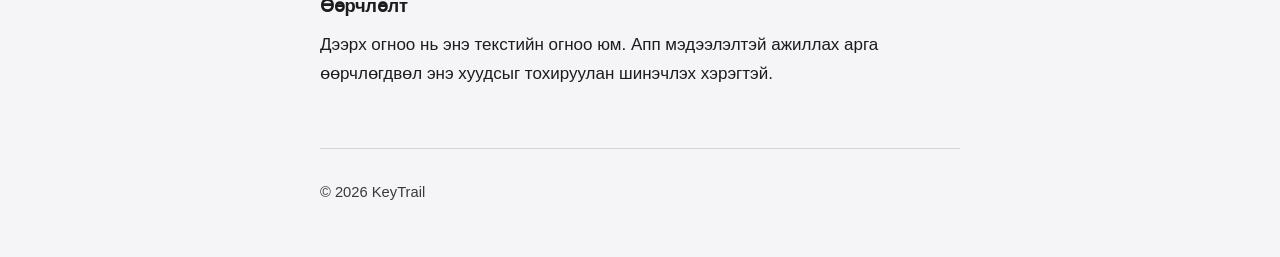
<file: mn/index.html>
<!DOCTYPE html>
<html lang="mn">
<head>
<meta charset="utf-8">
<meta name="viewport" content="width=device-width, initial-scale=1">
<meta name="color-scheme" content="light dark">
<title>Нууцлалын бодлого — KeyTrail</title>
<link rel="stylesheet" href="../assets/style.css">
<link rel="icon" href="../assets/icon.png">
<link rel="alternate" hreflang="en" href="../en/">
<link rel="alternate" hreflang="zh-Hans" href="../zh-cn/">
<link rel="alternate" hreflang="ja" href="../ja/">
<link rel="alternate" hreflang="ru" href="../ru/">
<link rel="alternate" hreflang="fr" href="../fr/">
<link rel="alternate" hreflang="ko" href="../ko/">
<link rel="alternate" hreflang="de" href="../de/">
<link rel="alternate" hreflang="hi" href="../hi/">
<link rel="alternate" hreflang="th" href="../th/">
<link rel="alternate" hreflang="mn" href="../mn/">
<link rel="alternate" hreflang="x-default" href="../en/">
</head>
<body id="top">
<a class="skip" href="#content">Агуулга руу очих</a>
<div class="shell">
<header class="mast">
<a class="brand" href="../">
<img src="../assets/icon.png" width="28" height="28" alt="">
<span>KeyTrail</span>
</a>
</header>
<nav class="languages" aria-label="Хэл">
<a href="../en/" hreflang="en" lang="en">English</a>
<a href="../zh-cn/" hreflang="zh-Hans" lang="zh-Hans">简体中文</a>
<a href="../ja/" hreflang="ja" lang="ja">日本語</a>
<a href="../ru/" hreflang="ru" lang="ru">Русский</a>
<a href="../fr/" hreflang="fr" lang="fr">Français</a>
<a href="../ko/" hreflang="ko" lang="ko">한국어</a>
<a href="../de/" hreflang="de" lang="de">Deutsch</a>
<a href="../hi/" hreflang="hi" lang="hi">हिन्दी</a>
<a href="../th/" hreflang="th" lang="th">ไทย</a>
<a href="../mn/" hreflang="mn" lang="mn" aria-current="page">Монгол</a>
</nav>
<main id="content">
<p class="updated">Сүүлд шинэчилсэн: 2026 оны 10-р сарын 11</p>
<h1>Нууцлалын бодлого</h1>
<p>KeyTrail нь macOS-ийн цэсийн мөрөнд ажилладаг апп юм. Цэсийн мөрөөс гарны товчлол хайж, суурилагдсан жагсаалттай таарсан сүүлийн товчлолыг харж, өөрийн товчлолын тэмдэглэлийг хадгалж болно.</p>
<h2>Энэ хуудас юуг тайлбарлах вэ</h2>
<p>Энэ хуудас таны Mac дээр ажилладаг KeyTrail-ийг тайлбарлана. KeyTrail-д бүртгэл байхгүй.</p>
<h2>Апп ямар мэдээлэлтэй ажилладаг вэ</h2>
<p>KeyTrail-д зар, шинжилгээ, алдааны тайлан, сүлжээний клиент байхгүй. Аппын sandbox зөвшөөрөлд сүлжээний клиент байхгүй. Товчлолын жагсаалт аппын нэг хэсэг. KeyTrail товчлолын түүх, өөрийн товчлол, товч даралтын үйл явдал, сонгосон хэлийг хөгжүүлэгч эсвэл өөр үйлчилгээ рүү илгээдэггүй.</p>
<h2>Оролтын хяналт</h2>
<p>「Сонсож эхлэх」-ийг сонгох хүртэл сонсох унтраалттай байна.</p>
<p>「Сонсож эхлэх」 нь өөр апп урд байх үед суурилагдсан жагсаалтын товчлолыг KeyTrail анзаарах үйлдэл юм. macOS оролтын хяналтыг хараахан зөвшөөрөөгүй бол энэ товч тухайн нээлтэд нэг удаа зөвшөөрөл хүснэ. Зөвшөөрөл боломжгүй бол сонсох эхлэхгүй. Жагсаалт хайх, унших, өөрийн товчлол засах, аль хэдийн хадгалсан түүхийг харах эсвэл цэвэрлэх боломж хэвээр байна.</p>
<p>「Оролтын хяналтын тохиргоо」 нь Системийн тохиргоон дахь оролтын хяналтын самбарыг нээнэ. Тэнд KeyTrail-ийг зөвшөөрөх эсвэл хасах боломжтой. Энэ зөвшөөрлийг өөрчилбөл KeyTrail-ээс гараад дахин нээнэ үү. 「Сонсож эхлэх」-ийг дахин сонгох хүртэл сонсох унтраалттай хэвээр байна.</p>
<p>Сонсох асаалттай үед KeyTrail товч дарах үйл явдлыг зөвхөн сонсох event tap суулгана. Tap үйл явдал бүрийг өөрчлөлгүйгээр буцаана. Товчийг хаахгүй, дахин бичихгүй.</p>
<p>Давталт биш товч даралтад KeyTrail санах ой дээр товчны код болон засварлагч товчийг уншиж, суурилагдсан жагсаалттай харьцуулна.</p>
<ul><li>Жагсаалтад таарах зүйл байхгүй бол KeyTrail тэр даралтыг хадгалахгүй.</li><li>Таарах зүйл байвал KeyTrail жагсаалтын товчлолын танигч, цаг, урд байгаа аппын нэр болон bundle танигчийг хадгална. Хадгалсан түүхийн бичлэгт товчны код байхгүй.</li></ul>
<p>「Бүртгэлийг түр зогсоох」 шинэ түүх бичихийг зогсооно. Сонсох асаалттай хэвээр бол tap товч даралтыг хүлээн авсаар байж болно. 「Сонсохыг зогсоох」 tap-ыг авна.</p>
<p>Энэ хуудас нууц үгийн талбарт дарсан товчийг үл тооно гэж мэдэгдэхгүй. Сонсох хэсэгт аюулгүй оролтыг тусад нь шалгахгүй. Сонсох асаалттай үед товч даралт жагсаалттай харьцуулахын тулд хүлээн авагдана. Зөвхөн жагсаалттай таарсан зүйл хадгалагдана.</p>
<h2>Товчлолын түүх</h2>
<p>Түүх нь аппын sandbox-ийн Application Support хавтсан дахь history.json файлд хадгалагдана. Хадгалсан үйл явдал бүр танигч, цаг, таарсан жагсаалтын товчлолын танигч, урд аппын нэр ба bundle танигч, мөн илрүүлсэн товчлолоос ирсэн гэсэн тэмдэгтэй. Файл хамгийн ихдээ 200 үйл явдал хадгална.</p>
<p>「Түүхийг цэвэрлэх」 тус файлыг хоосон жагсаалтаар сольж, цэвэрлэсэн жагсаалтыг history-recovery.json-д бичнэ. Сэргээх файл зөвхөн хамгийн сүүлийн цэвэрлэлтийг хадгална. Одоогийн түүх хоосон үед л 「Цэвэрлэсэн түүхийг сэргээх」 буцааж болно. Дахиж цэвэрлэвэл сэргээх файл солигдоно. Нэг түүхийн үйл явдлыг дангаар нь устгах удирдлага байхгүй.</p>
<h2>Өөрийн товчлол</h2>
<p>Өөрийн товчлол нь таны хадгалах тэмдэглэл юм. Системийн халуун товч болж бүртгэгдэхгүй.</p>
<p>Бичихэд оролтын хяналт ашиглагдахгүй. 「Товчлол бичих」 асаалттай үед KeyTrail зөвхөн өөрийн цонхон доторх товч даралтыг хардаг. Хадгалбал апп алхам, үүнд товчны код ба засварлагч товч, ангиллын нэр, оруулсан дэлгэрэнгүй, хувилбарын хүрээ, үүсгэсэн ба өөрчилсөн цагийг ижил хавтсан дахь custom-shortcuts.json-д хадгална. Файл мөн засварлагчид сүүлд ашигласан ангиллын нэр ба хувилбарын хүрээг хадгална.</p>
<p>Өөрийн товчлолыг апп дотроос устгаж болно. Тэр файлыг уншиж чадахгүй бол апп дараагийн хадгалалт дарж бичихгүйн тулд ижил хавтаст шинэ нэрээр зөөдөг. Зөөсөн файл та устгах хүртэл энэ Mac дээр үлдэнэ.</p>
<h2>Хэл</h2>
<p>Та хэл сонгох хүртэл KeyTrail англи хэл ашиглана. Таны сонголт энэ Mac дээрх аппын тохиргоонд хадгалагдана. KeyTrail үүнийг илгээхгүй.</p>
<h2>Хуваалцах</h2>
<p>KeyTrail энэ мэдээллийг худалдахгүй, хуваалцахгүй. Гуравдагч этгээдийн шинжилгээ, зар, алдааны тайлангийн үйлчилгээ ашиглахгүй. Аппын нээх цорын ганц системийн байршил нь Системийн тохиргооны оролтын хяналтын самбар юм.</p>
<h2>Мэдээлэл хэр удаан үлдэх вэ</h2>
<p>KeyTrail түүхийг тогтсон өдрийн дараа устгахгүй. Та цэвэрлэх хүртэл хамгийн ихдээ 200 түүхийн үйл явдал хадгална. Сэргээх файл сүүлд цэвэрлэсэн жагсаалтыг та сэргээх эсвэл дахин цэвэрлэх хүртэл хадгална. Өөрийн товчлолын тэмдэглэл, уншигдаагүйн улмаас зөөгдсөн файл нь та устгах эсвэл аппын өгөгдлийг арилгах хүртэл үлдэнэ. Аппыг устгахад macOS тухайн аппад хадгалдаг sandbox контейнерыг хамт устгана. Үүнд эдгээр файл болон хадгалсан хэлний тохиргоо орно.</p>
<h2>Холбоо барих</h2>
<p>KeyTrail эсвэл энэ бодлогын талаарх асуултыг доорх хаяг руу бичнэ үү. Энэ нь аппын нийтийн холбоо барих хаяг юм. Тогтсон хугацаанд хариулахыг амлахгүй.</p>
<p><a href="mailto:konglingzhao989@gmail.com">konglingzhao989@gmail.com</a></p>
<p><a href="../support/">Дэмжлэг</a></p>
<h2>Өөрчлөлт</h2>
<p>Дээрх огноо нь энэ текстийн огноо юм. Апп мэдээлэлтэй ажиллах арга өөрчлөгдвөл энэ хуудсыг тохируулан шинэчлэх хэрэгтэй.</p>
</main>
<footer>
<p>© 2026 KeyTrail</p>
</footer>
</div>
</body>
</html>
</file>
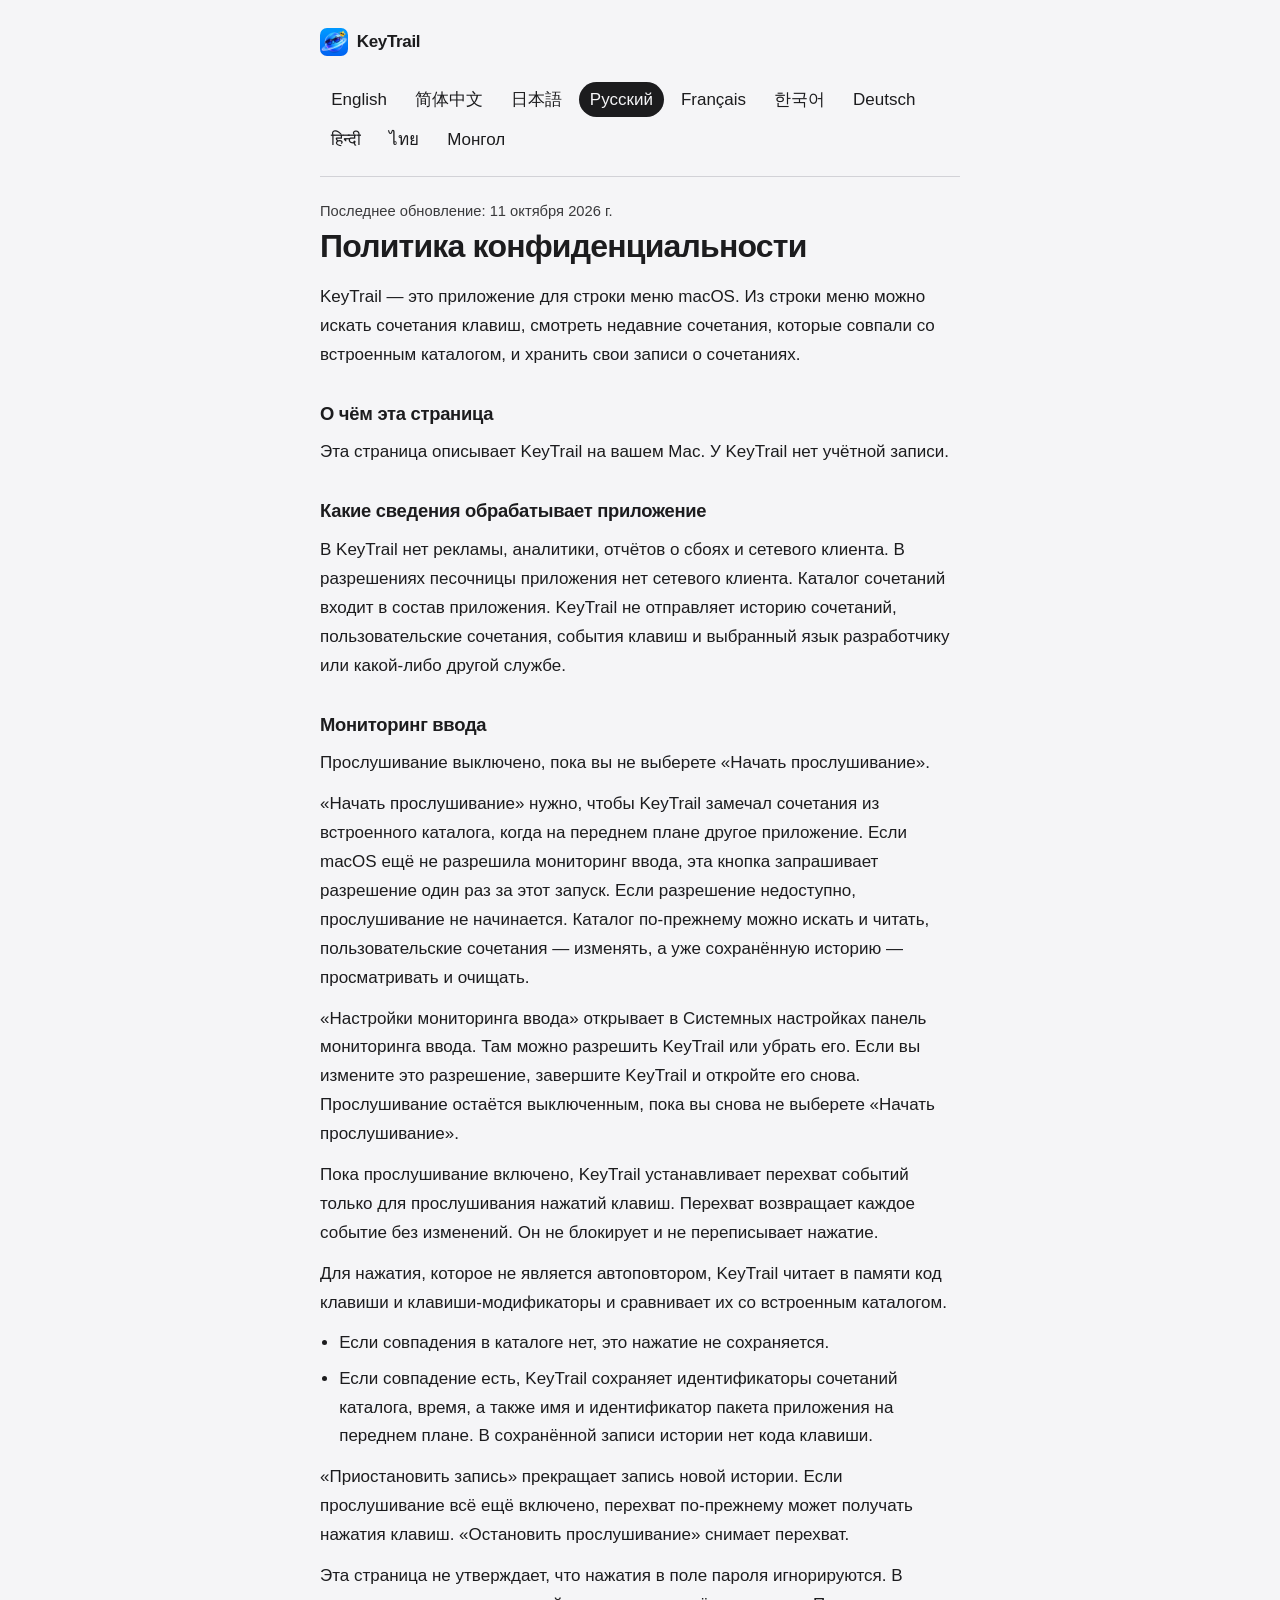
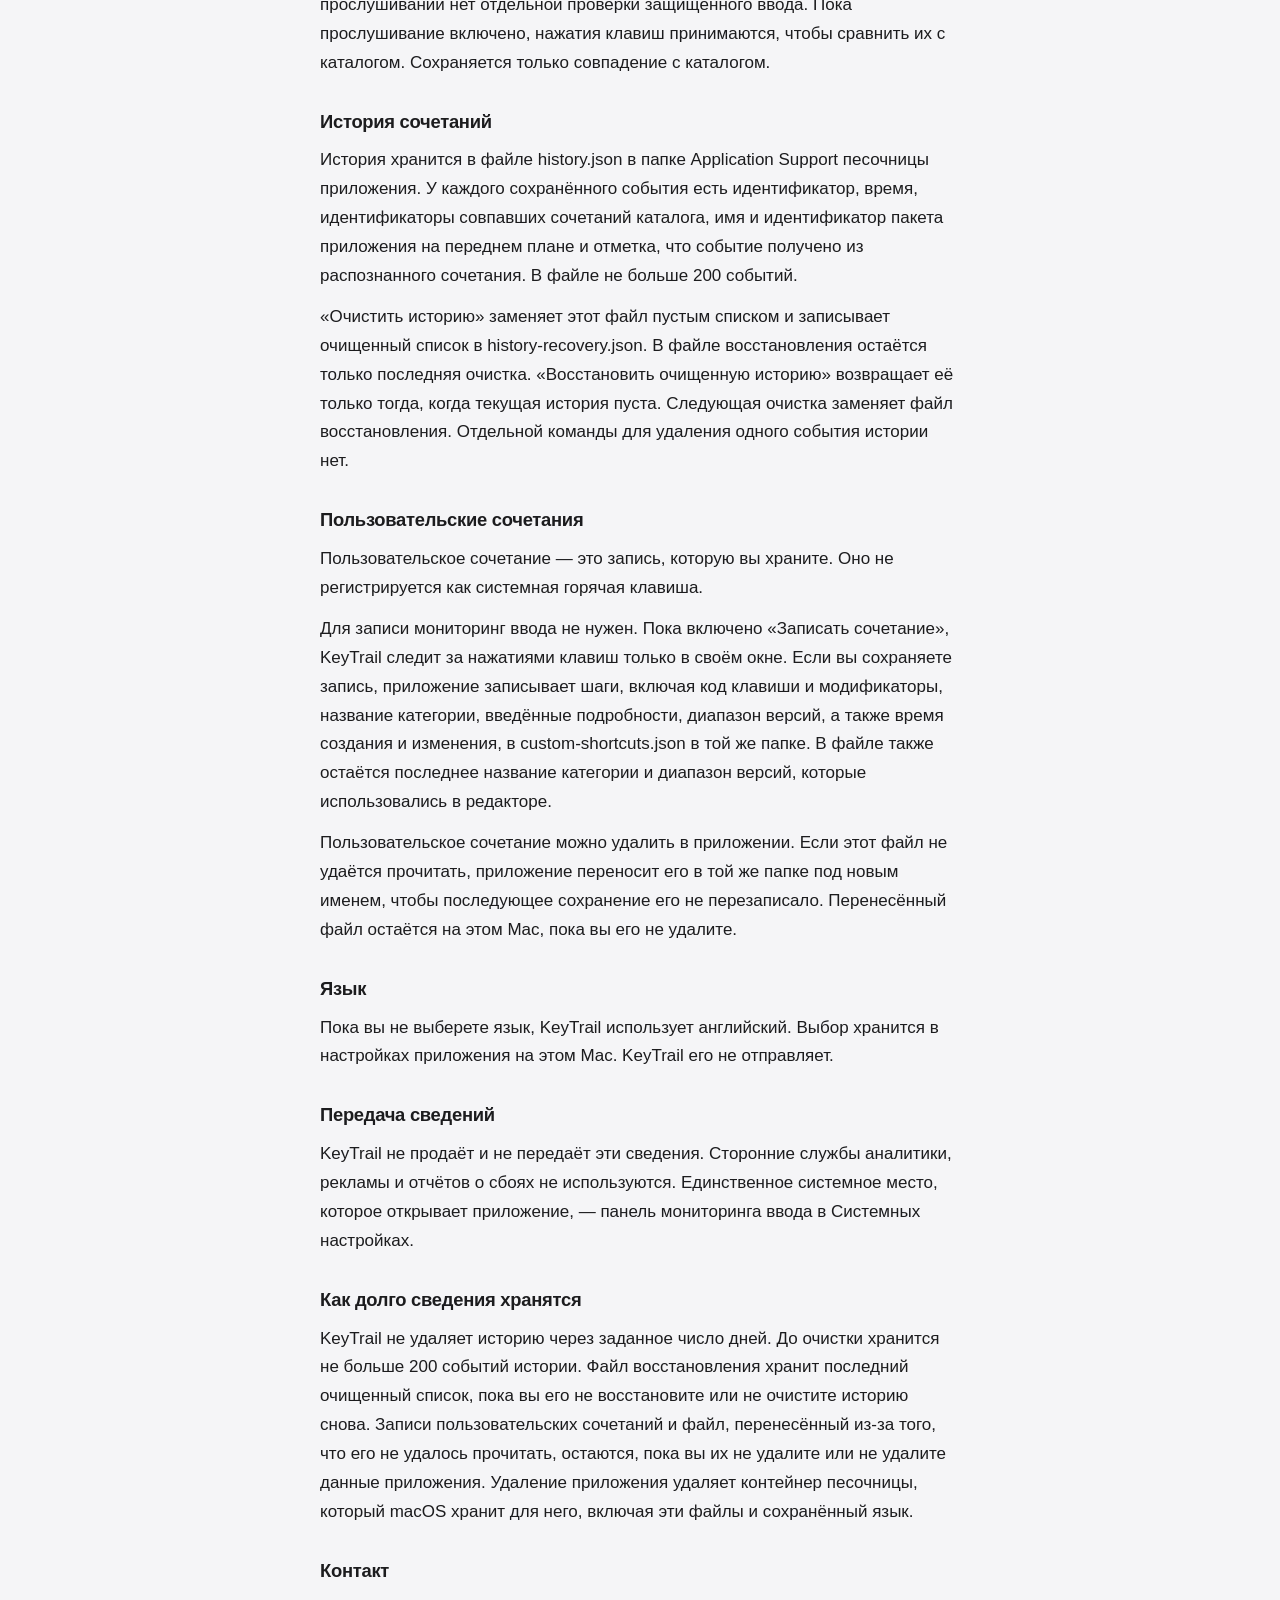
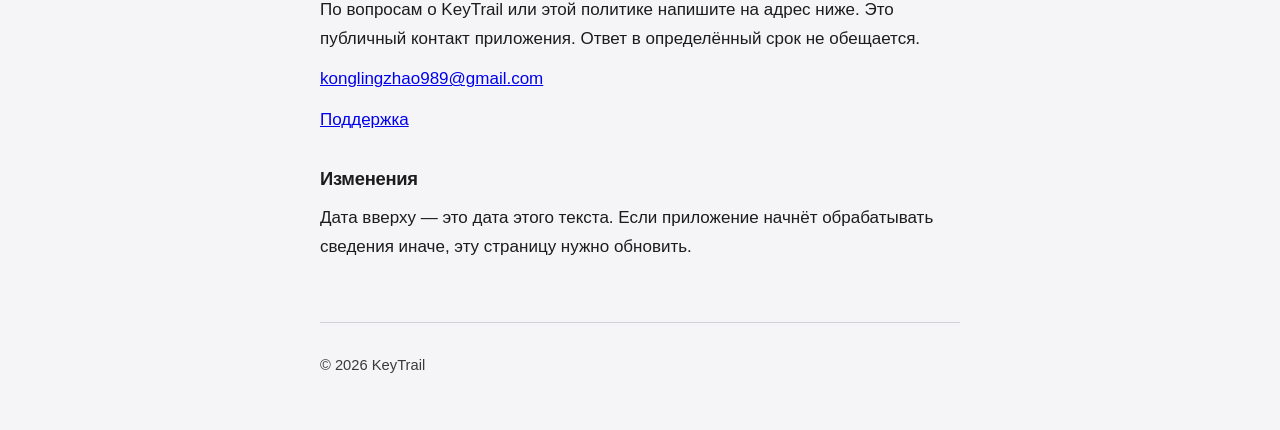
<file: ru/index.html>
<!DOCTYPE html>
<html lang="ru">
<head>
<meta charset="utf-8">
<meta name="viewport" content="width=device-width, initial-scale=1">
<meta name="color-scheme" content="light dark">
<title>Политика конфиденциальности — KeyTrail</title>
<link rel="stylesheet" href="../assets/style.css">
<link rel="icon" href="../assets/icon.png">
<link rel="alternate" hreflang="en" href="../en/">
<link rel="alternate" hreflang="zh-Hans" href="../zh-cn/">
<link rel="alternate" hreflang="ja" href="../ja/">
<link rel="alternate" hreflang="ru" href="../ru/">
<link rel="alternate" hreflang="fr" href="../fr/">
<link rel="alternate" hreflang="ko" href="../ko/">
<link rel="alternate" hreflang="de" href="../de/">
<link rel="alternate" hreflang="hi" href="../hi/">
<link rel="alternate" hreflang="th" href="../th/">
<link rel="alternate" hreflang="mn" href="../mn/">
<link rel="alternate" hreflang="x-default" href="../en/">
</head>
<body id="top">
<a class="skip" href="#content">Перейти к тексту</a>
<div class="shell">
<header class="mast">
<a class="brand" href="../">
<img src="../assets/icon.png" width="28" height="28" alt="">
<span>KeyTrail</span>
</a>
</header>
<nav class="languages" aria-label="Язык">
<a href="../en/" hreflang="en" lang="en">English</a>
<a href="../zh-cn/" hreflang="zh-Hans" lang="zh-Hans">简体中文</a>
<a href="../ja/" hreflang="ja" lang="ja">日本語</a>
<a href="../ru/" hreflang="ru" lang="ru" aria-current="page">Русский</a>
<a href="../fr/" hreflang="fr" lang="fr">Français</a>
<a href="../ko/" hreflang="ko" lang="ko">한국어</a>
<a href="../de/" hreflang="de" lang="de">Deutsch</a>
<a href="../hi/" hreflang="hi" lang="hi">हिन्दी</a>
<a href="../th/" hreflang="th" lang="th">ไทย</a>
<a href="../mn/" hreflang="mn" lang="mn">Монгол</a>
</nav>
<main id="content">
<p class="updated">Последнее обновление: 11 октября 2026 г.</p>
<h1>Политика конфиденциальности</h1>
<p>KeyTrail — это приложение для строки меню macOS. Из строки меню можно искать сочетания клавиш, смотреть недавние сочетания, которые совпали со встроенным каталогом, и хранить свои записи о сочетаниях.</p>
<h2>О чём эта страница</h2>
<p>Эта страница описывает KeyTrail на вашем Mac. У KeyTrail нет учётной записи.</p>
<h2>Какие сведения обрабатывает приложение</h2>
<p>В KeyTrail нет рекламы, аналитики, отчётов о сбоях и сетевого клиента. В разрешениях песочницы приложения нет сетевого клиента. Каталог сочетаний входит в состав приложения. KeyTrail не отправляет историю сочетаний, пользовательские сочетания, события клавиш и выбранный язык разработчику или какой-либо другой службе.</p>
<h2>Мониторинг ввода</h2>
<p>Прослушивание выключено, пока вы не выберете «Начать прослушивание».</p>
<p>«Начать прослушивание» нужно, чтобы KeyTrail замечал сочетания из встроенного каталога, когда на переднем плане другое приложение. Если macOS ещё не разрешила мониторинг ввода, эта кнопка запрашивает разрешение один раз за этот запуск. Если разрешение недоступно, прослушивание не начинается. Каталог по-прежнему можно искать и читать, пользовательские сочетания — изменять, а уже сохранённую историю — просматривать и очищать.</p>
<p>«Настройки мониторинга ввода» открывает в Системных настройках панель мониторинга ввода. Там можно разрешить KeyTrail или убрать его. Если вы измените это разрешение, завершите KeyTrail и откройте его снова. Прослушивание остаётся выключенным, пока вы снова не выберете «Начать прослушивание».</p>
<p>Пока прослушивание включено, KeyTrail устанавливает перехват событий только для прослушивания нажатий клавиш. Перехват возвращает каждое событие без изменений. Он не блокирует и не переписывает нажатие.</p>
<p>Для нажатия, которое не является автоповтором, KeyTrail читает в памяти код клавиши и клавиши-модификаторы и сравнивает их со встроенным каталогом.</p>
<ul><li>Если совпадения в каталоге нет, это нажатие не сохраняется.</li><li>Если совпадение есть, KeyTrail сохраняет идентификаторы сочетаний каталога, время, а также имя и идентификатор пакета приложения на переднем плане. В сохранённой записи истории нет кода клавиши.</li></ul>
<p>«Приостановить запись» прекращает запись новой истории. Если прослушивание всё ещё включено, перехват по-прежнему может получать нажатия клавиш. «Остановить прослушивание» снимает перехват.</p>
<p>Эта страница не утверждает, что нажатия в поле пароля игнорируются. В прослушивании нет отдельной проверки защищённого ввода. Пока прослушивание включено, нажатия клавиш принимаются, чтобы сравнить их с каталогом. Сохраняется только совпадение с каталогом.</p>
<h2>История сочетаний</h2>
<p>История хранится в файле history.json в папке Application Support песочницы приложения. У каждого сохранённого события есть идентификатор, время, идентификаторы совпавших сочетаний каталога, имя и идентификатор пакета приложения на переднем плане и отметка, что событие получено из распознанного сочетания. В файле не больше 200 событий.</p>
<p>«Очистить историю» заменяет этот файл пустым списком и записывает очищенный список в history-recovery.json. В файле восстановления остаётся только последняя очистка. «Восстановить очищенную историю» возвращает её только тогда, когда текущая история пуста. Следующая очистка заменяет файл восстановления. Отдельной команды для удаления одного события истории нет.</p>
<h2>Пользовательские сочетания</h2>
<p>Пользовательское сочетание — это запись, которую вы храните. Оно не регистрируется как системная горячая клавиша.</p>
<p>Для записи мониторинг ввода не нужен. Пока включено «Записать сочетание», KeyTrail следит за нажатиями клавиш только в своём окне. Если вы сохраняете запись, приложение записывает шаги, включая код клавиши и модификаторы, название категории, введённые подробности, диапазон версий, а также время создания и изменения, в custom-shortcuts.json в той же папке. В файле также остаётся последнее название категории и диапазон версий, которые использовались в редакторе.</p>
<p>Пользовательское сочетание можно удалить в приложении. Если этот файл не удаётся прочитать, приложение переносит его в той же папке под новым именем, чтобы последующее сохранение его не перезаписало. Перенесённый файл остаётся на этом Mac, пока вы его не удалите.</p>
<h2>Язык</h2>
<p>Пока вы не выберете язык, KeyTrail использует английский. Выбор хранится в настройках приложения на этом Mac. KeyTrail его не отправляет.</p>
<h2>Передача сведений</h2>
<p>KeyTrail не продаёт и не передаёт эти сведения. Сторонние службы аналитики, рекламы и отчётов о сбоях не используются. Единственное системное место, которое открывает приложение, — панель мониторинга ввода в Системных настройках.</p>
<h2>Как долго сведения хранятся</h2>
<p>KeyTrail не удаляет историю через заданное число дней. До очистки хранится не больше 200 событий истории. Файл восстановления хранит последний очищенный список, пока вы его не восстановите или не очистите историю снова. Записи пользовательских сочетаний и файл, перенесённый из-за того, что его не удалось прочитать, остаются, пока вы их не удалите или не удалите данные приложения. Удаление приложения удаляет контейнер песочницы, который macOS хранит для него, включая эти файлы и сохранённый язык.</p>
<h2>Контакт</h2>
<p>По вопросам о KeyTrail или этой политике напишите на адрес ниже. Это публичный контакт приложения. Ответ в определённый срок не обещается.</p>
<p><a href="mailto:konglingzhao989@gmail.com">konglingzhao989@gmail.com</a></p>
<p><a href="../support/">Поддержка</a></p>
<h2>Изменения</h2>
<p>Дата вверху — это дата этого текста. Если приложение начнёт обрабатывать сведения иначе, эту страницу нужно обновить.</p>
</main>
<footer>
<p>© 2026 KeyTrail</p>
</footer>
</div>
</body>
</html>
</file>
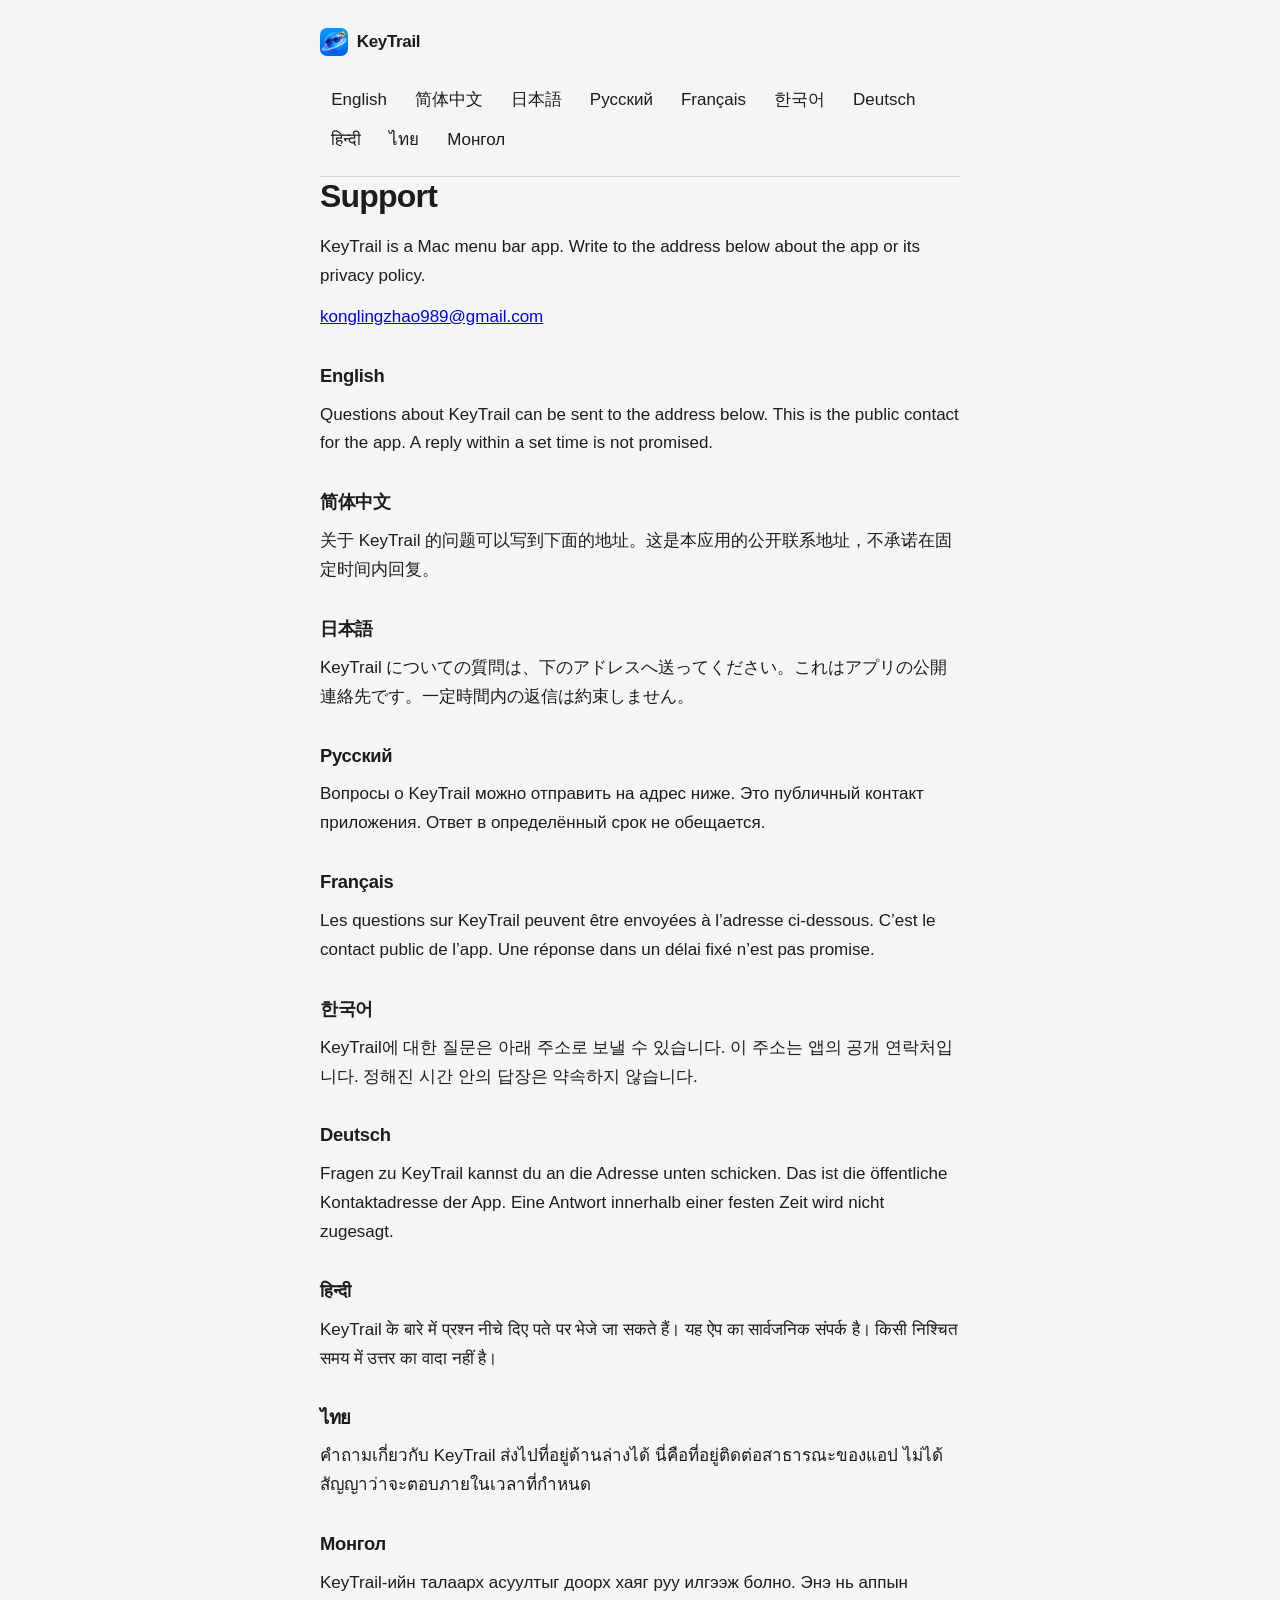
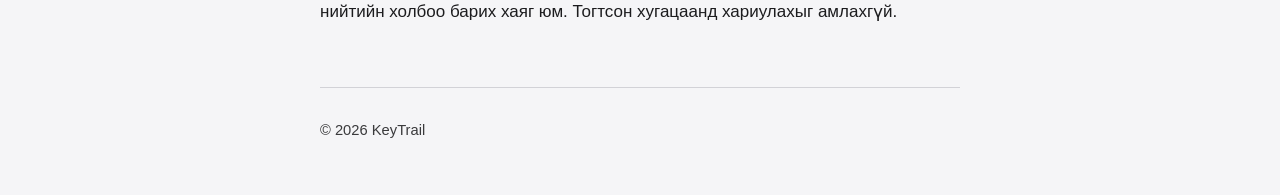
<file: support/index.html>
<!DOCTYPE html>
<html lang="en">
<head>
<meta charset="utf-8">
<meta name="viewport" content="width=device-width, initial-scale=1">
<meta name="color-scheme" content="light dark">
<title>Support — KeyTrail</title>
<link rel="stylesheet" href="../assets/style.css">
<link rel="icon" href="../assets/icon.png">
</head>
<body id="top">
<a class="skip" href="#content">Skip to content</a>
<div class="shell">
<header class="mast">
<a class="brand" href="../">
<img src="../assets/icon.png" width="28" height="28" alt="">
<span>KeyTrail</span>
</a>
</header>
<nav class="languages" aria-label="Language">
<a href="../en/" hreflang="en" lang="en">English</a>
<a href="../zh-cn/" hreflang="zh-Hans" lang="zh-Hans">简体中文</a>
<a href="../ja/" hreflang="ja" lang="ja">日本語</a>
<a href="../ru/" hreflang="ru" lang="ru">Русский</a>
<a href="../fr/" hreflang="fr" lang="fr">Français</a>
<a href="../ko/" hreflang="ko" lang="ko">한국어</a>
<a href="../de/" hreflang="de" lang="de">Deutsch</a>
<a href="../hi/" hreflang="hi" lang="hi">हिन्दी</a>
<a href="../th/" hreflang="th" lang="th">ไทย</a>
<a href="../mn/" hreflang="mn" lang="mn">Монгол</a>
</nav>
<main id="content">
<h1>Support</h1>
<p>KeyTrail is a Mac menu bar app. Write to the address below about the app or its privacy policy.</p>
<p><a href="mailto:konglingzhao989@gmail.com">konglingzhao989@gmail.com</a></p>
<section lang="en"><h2>English</h2><p>Questions about KeyTrail can be sent to the address below. This is the public contact for the app. A reply within a set time is not promised.</p></section>
<section lang="zh-Hans"><h2>简体中文</h2><p>关于 KeyTrail 的问题可以写到下面的地址。这是本应用的公开联系地址，不承诺在固定时间内回复。</p></section>
<section lang="ja"><h2>日本語</h2><p>KeyTrail についての質問は、下のアドレスへ送ってください。これはアプリの公開連絡先です。一定時間内の返信は約束しません。</p></section>
<section lang="ru"><h2>Русский</h2><p>Вопросы о KeyTrail можно отправить на адрес ниже. Это публичный контакт приложения. Ответ в определённый срок не обещается.</p></section>
<section lang="fr"><h2>Français</h2><p>Les questions sur KeyTrail peuvent être envoyées à l’adresse ci-dessous. C’est le contact public de l’app. Une réponse dans un délai fixé n’est pas promise.</p></section>
<section lang="ko"><h2>한국어</h2><p>KeyTrail에 대한 질문은 아래 주소로 보낼 수 있습니다. 이 주소는 앱의 공개 연락처입니다. 정해진 시간 안의 답장은 약속하지 않습니다.</p></section>
<section lang="de"><h2>Deutsch</h2><p>Fragen zu KeyTrail kannst du an die Adresse unten schicken. Das ist die öffentliche Kontaktadresse der App. Eine Antwort innerhalb einer festen Zeit wird nicht zugesagt.</p></section>
<section lang="hi"><h2>हिन्दी</h2><p>KeyTrail के बारे में प्रश्न नीचे दिए पते पर भेजे जा सकते हैं। यह ऐप का सार्वजनिक संपर्क है। किसी निश्चित समय में उत्तर का वादा नहीं है।</p></section>
<section lang="th"><h2>ไทย</h2><p>คำถามเกี่ยวกับ KeyTrail ส่งไปที่อยู่ด้านล่างได้ นี่คือที่อยู่ติดต่อสาธารณะของแอป ไม่ได้สัญญาว่าจะตอบภายในเวลาที่กำหนด</p></section>
<section lang="mn"><h2>Монгол</h2><p>KeyTrail-ийн талаарх асуултыг доорх хаяг руу илгээж болно. Энэ нь аппын нийтийн холбоо барих хаяг юм. Тогтсон хугацаанд хариулахыг амлахгүй.</p></section>
</main>
<footer>
<p>© 2026 KeyTrail</p>
</footer>
</div>
</body>
</html>
</file>
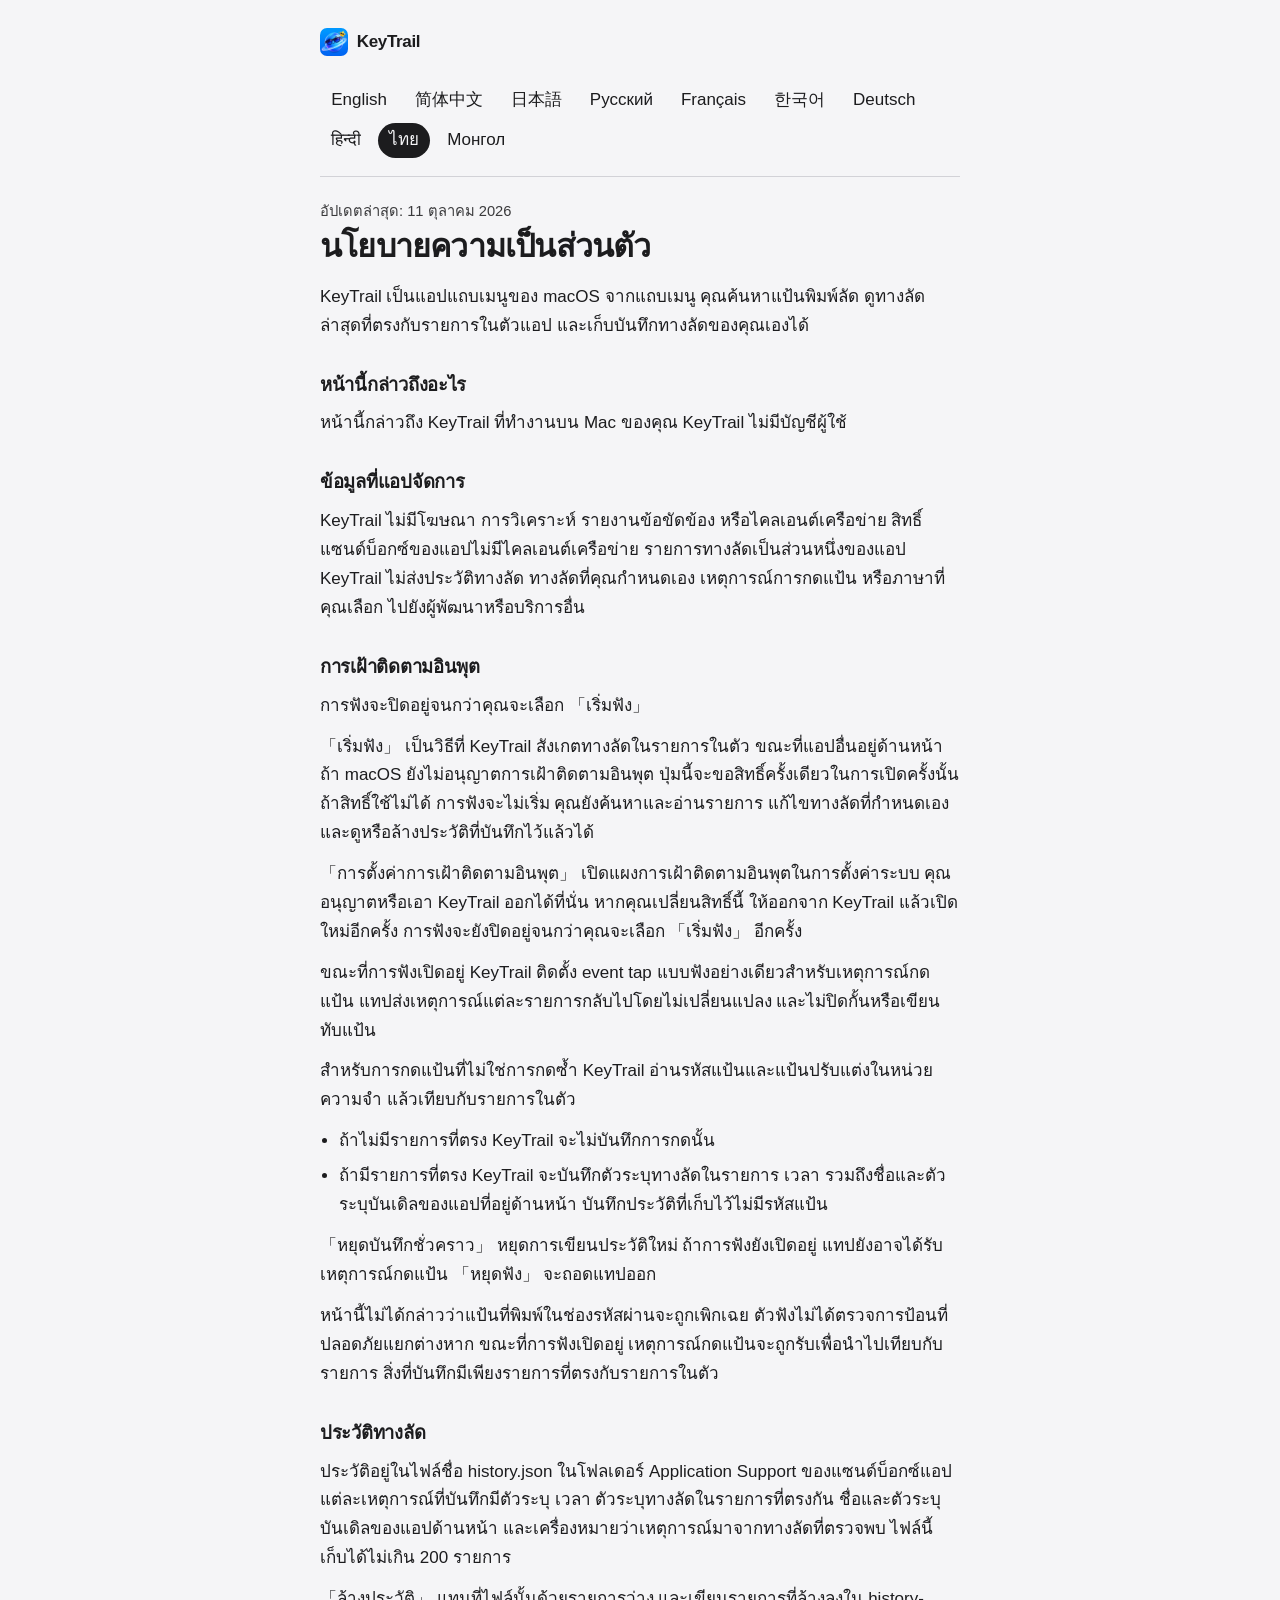
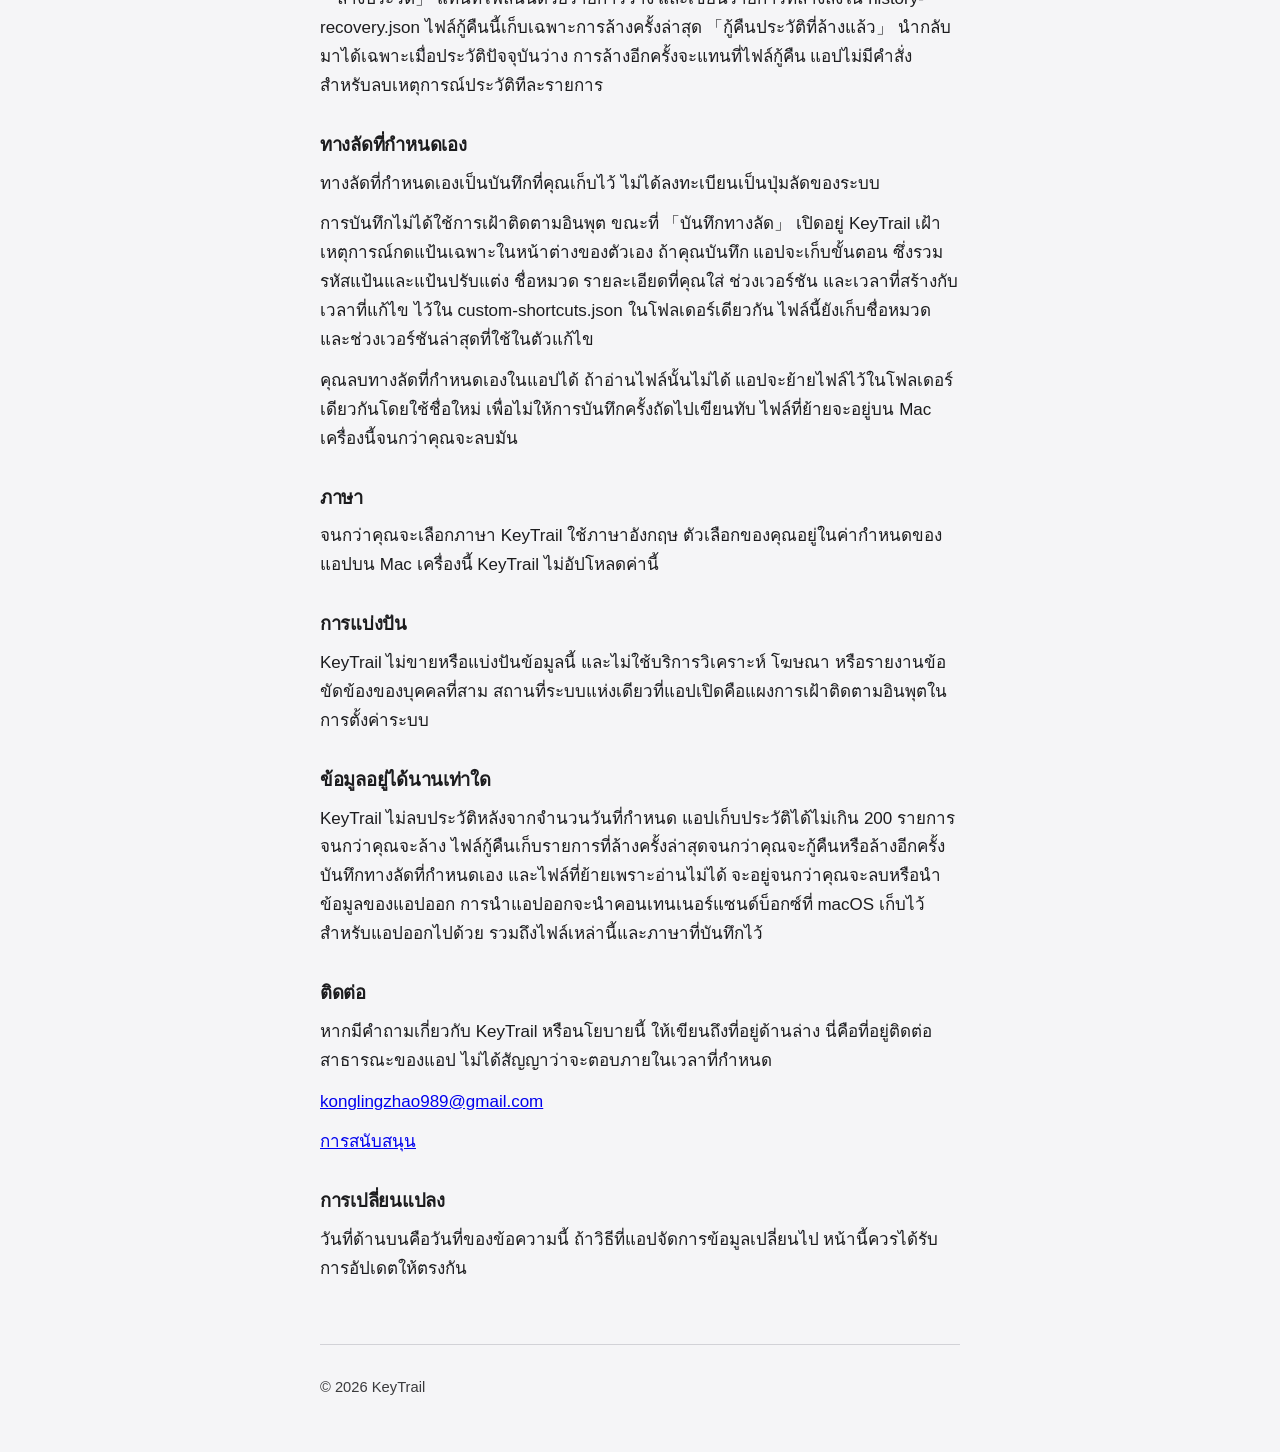
<file: th/index.html>
<!DOCTYPE html>
<html lang="th">
<head>
<meta charset="utf-8">
<meta name="viewport" content="width=device-width, initial-scale=1">
<meta name="color-scheme" content="light dark">
<title>นโยบายความเป็นส่วนตัว — KeyTrail</title>
<link rel="stylesheet" href="../assets/style.css">
<link rel="icon" href="../assets/icon.png">
<link rel="alternate" hreflang="en" href="../en/">
<link rel="alternate" hreflang="zh-Hans" href="../zh-cn/">
<link rel="alternate" hreflang="ja" href="../ja/">
<link rel="alternate" hreflang="ru" href="../ru/">
<link rel="alternate" hreflang="fr" href="../fr/">
<link rel="alternate" hreflang="ko" href="../ko/">
<link rel="alternate" hreflang="de" href="../de/">
<link rel="alternate" hreflang="hi" href="../hi/">
<link rel="alternate" hreflang="th" href="../th/">
<link rel="alternate" hreflang="mn" href="../mn/">
<link rel="alternate" hreflang="x-default" href="../en/">
</head>
<body id="top">
<a class="skip" href="#content">ข้ามไปที่เนื้อหา</a>
<div class="shell">
<header class="mast">
<a class="brand" href="../">
<img src="../assets/icon.png" width="28" height="28" alt="">
<span>KeyTrail</span>
</a>
</header>
<nav class="languages" aria-label="ภาษา">
<a href="../en/" hreflang="en" lang="en">English</a>
<a href="../zh-cn/" hreflang="zh-Hans" lang="zh-Hans">简体中文</a>
<a href="../ja/" hreflang="ja" lang="ja">日本語</a>
<a href="../ru/" hreflang="ru" lang="ru">Русский</a>
<a href="../fr/" hreflang="fr" lang="fr">Français</a>
<a href="../ko/" hreflang="ko" lang="ko">한국어</a>
<a href="../de/" hreflang="de" lang="de">Deutsch</a>
<a href="../hi/" hreflang="hi" lang="hi">हिन्दी</a>
<a href="../th/" hreflang="th" lang="th" aria-current="page">ไทย</a>
<a href="../mn/" hreflang="mn" lang="mn">Монгол</a>
</nav>
<main id="content">
<p class="updated">อัปเดตล่าสุด: 11 ตุลาคม 2026</p>
<h1>นโยบายความเป็นส่วนตัว</h1>
<p>KeyTrail เป็นแอปแถบเมนูของ macOS จากแถบเมนู คุณค้นหาแป้นพิมพ์ลัด ดูทางลัดล่าสุดที่ตรงกับรายการในตัวแอป และเก็บบันทึกทางลัดของคุณเองได้</p>
<h2>หน้านี้กล่าวถึงอะไร</h2>
<p>หน้านี้กล่าวถึง KeyTrail ที่ทำงานบน Mac ของคุณ KeyTrail ไม่มีบัญชีผู้ใช้</p>
<h2>ข้อมูลที่แอปจัดการ</h2>
<p>KeyTrail ไม่มีโฆษณา การวิเคราะห์ รายงานข้อขัดข้อง หรือไคลเอนต์เครือข่าย สิทธิ์แซนด์บ็อกซ์ของแอปไม่มีไคลเอนต์เครือข่าย รายการทางลัดเป็นส่วนหนึ่งของแอป KeyTrail ไม่ส่งประวัติทางลัด ทางลัดที่คุณกำหนดเอง เหตุการณ์การกดแป้น หรือภาษาที่คุณเลือก ไปยังผู้พัฒนาหรือบริการอื่น</p>
<h2>การเฝ้าติดตามอินพุต</h2>
<p>การฟังจะปิดอยู่จนกว่าคุณจะเลือก 「เริ่มฟัง」</p>
<p>「เริ่มฟัง」 เป็นวิธีที่ KeyTrail สังเกตทางลัดในรายการในตัว ขณะที่แอปอื่นอยู่ด้านหน้า ถ้า macOS ยังไม่อนุญาตการเฝ้าติดตามอินพุต ปุ่มนี้จะขอสิทธิ์ครั้งเดียวในการเปิดครั้งนั้น ถ้าสิทธิ์ใช้ไม่ได้ การฟังจะไม่เริ่ม คุณยังค้นหาและอ่านรายการ แก้ไขทางลัดที่กำหนดเอง และดูหรือล้างประวัติที่บันทึกไว้แล้วได้</p>
<p>「การตั้งค่าการเฝ้าติดตามอินพุต」 เปิดแผงการเฝ้าติดตามอินพุตในการตั้งค่าระบบ คุณอนุญาตหรือเอา KeyTrail ออกได้ที่นั่น หากคุณเปลี่ยนสิทธิ์นี้ ให้ออกจาก KeyTrail แล้วเปิดใหม่อีกครั้ง การฟังจะยังปิดอยู่จนกว่าคุณจะเลือก 「เริ่มฟัง」 อีกครั้ง</p>
<p>ขณะที่การฟังเปิดอยู่ KeyTrail ติดตั้ง event tap แบบฟังอย่างเดียวสำหรับเหตุการณ์กดแป้น แทปส่งเหตุการณ์แต่ละรายการกลับไปโดยไม่เปลี่ยนแปลง และไม่ปิดกั้นหรือเขียนทับแป้น</p>
<p>สำหรับการกดแป้นที่ไม่ใช่การกดซ้ำ KeyTrail อ่านรหัสแป้นและแป้นปรับแต่งในหน่วยความจำ แล้วเทียบกับรายการในตัว</p>
<ul><li>ถ้าไม่มีรายการที่ตรง KeyTrail จะไม่บันทึกการกดนั้น</li><li>ถ้ามีรายการที่ตรง KeyTrail จะบันทึกตัวระบุทางลัดในรายการ เวลา รวมถึงชื่อและตัวระบุบันเดิลของแอปที่อยู่ด้านหน้า บันทึกประวัติที่เก็บไว้ไม่มีรหัสแป้น</li></ul>
<p>「หยุดบันทึกชั่วคราว」 หยุดการเขียนประวัติใหม่ ถ้าการฟังยังเปิดอยู่ แทปยังอาจได้รับเหตุการณ์กดแป้น 「หยุดฟัง」 จะถอดแทปออก</p>
<p>หน้านี้ไม่ได้กล่าวว่าแป้นที่พิมพ์ในช่องรหัสผ่านจะถูกเพิกเฉย ตัวฟังไม่ได้ตรวจการป้อนที่ปลอดภัยแยกต่างหาก ขณะที่การฟังเปิดอยู่ เหตุการณ์กดแป้นจะถูกรับเพื่อนำไปเทียบกับรายการ สิ่งที่บันทึกมีเพียงรายการที่ตรงกับรายการในตัว</p>
<h2>ประวัติทางลัด</h2>
<p>ประวัติอยู่ในไฟล์ชื่อ history.json ในโฟลเดอร์ Application Support ของแซนด์บ็อกซ์แอป แต่ละเหตุการณ์ที่บันทึกมีตัวระบุ เวลา ตัวระบุทางลัดในรายการที่ตรงกัน ชื่อและตัวระบุบันเดิลของแอปด้านหน้า และเครื่องหมายว่าเหตุการณ์มาจากทางลัดที่ตรวจพบ ไฟล์นี้เก็บได้ไม่เกิน 200 รายการ</p>
<p>「ล้างประวัติ」 แทนที่ไฟล์นั้นด้วยรายการว่าง และเขียนรายการที่ล้างลงใน history-recovery.json ไฟล์กู้คืนนี้เก็บเฉพาะการล้างครั้งล่าสุด 「กู้คืนประวัติที่ล้างแล้ว」 นำกลับมาได้เฉพาะเมื่อประวัติปัจจุบันว่าง การล้างอีกครั้งจะแทนที่ไฟล์กู้คืน แอปไม่มีคำสั่งสำหรับลบเหตุการณ์ประวัติทีละรายการ</p>
<h2>ทางลัดที่กำหนดเอง</h2>
<p>ทางลัดที่กำหนดเองเป็นบันทึกที่คุณเก็บไว้ ไม่ได้ลงทะเบียนเป็นปุ่มลัดของระบบ</p>
<p>การบันทึกไม่ได้ใช้การเฝ้าติดตามอินพุต ขณะที่ 「บันทึกทางลัด」 เปิดอยู่ KeyTrail เฝ้าเหตุการณ์กดแป้นเฉพาะในหน้าต่างของตัวเอง ถ้าคุณบันทึก แอปจะเก็บขั้นตอน ซึ่งรวมรหัสแป้นและแป้นปรับแต่ง ชื่อหมวด รายละเอียดที่คุณใส่ ช่วงเวอร์ชัน และเวลาที่สร้างกับเวลาที่แก้ไข ไว้ใน custom-shortcuts.json ในโฟลเดอร์เดียวกัน ไฟล์นี้ยังเก็บชื่อหมวดและช่วงเวอร์ชันล่าสุดที่ใช้ในตัวแก้ไข</p>
<p>คุณลบทางลัดที่กำหนดเองในแอปได้ ถ้าอ่านไฟล์นั้นไม่ได้ แอปจะย้ายไฟล์ไว้ในโฟลเดอร์เดียวกันโดยใช้ชื่อใหม่ เพื่อไม่ให้การบันทึกครั้งถัดไปเขียนทับ ไฟล์ที่ย้ายจะอยู่บน Mac เครื่องนี้จนกว่าคุณจะลบมัน</p>
<h2>ภาษา</h2>
<p>จนกว่าคุณจะเลือกภาษา KeyTrail ใช้ภาษาอังกฤษ ตัวเลือกของคุณอยู่ในค่ากำหนดของแอปบน Mac เครื่องนี้ KeyTrail ไม่อัปโหลดค่านี้</p>
<h2>การแบ่งปัน</h2>
<p>KeyTrail ไม่ขายหรือแบ่งปันข้อมูลนี้ และไม่ใช้บริการวิเคราะห์ โฆษณา หรือรายงานข้อขัดข้องของบุคคลที่สาม สถานที่ระบบแห่งเดียวที่แอปเปิดคือแผงการเฝ้าติดตามอินพุตในการตั้งค่าระบบ</p>
<h2>ข้อมูลอยู่ได้นานเท่าใด</h2>
<p>KeyTrail ไม่ลบประวัติหลังจากจำนวนวันที่กำหนด แอปเก็บประวัติได้ไม่เกิน 200 รายการจนกว่าคุณจะล้าง ไฟล์กู้คืนเก็บรายการที่ล้างครั้งล่าสุดจนกว่าคุณจะกู้คืนหรือล้างอีกครั้ง บันทึกทางลัดที่กำหนดเอง และไฟล์ที่ย้ายเพราะอ่านไม่ได้ จะอยู่จนกว่าคุณจะลบหรือนำข้อมูลของแอปออก การนำแอปออกจะนำคอนเทนเนอร์แซนด์บ็อกซ์ที่ macOS เก็บไว้สำหรับแอปออกไปด้วย รวมถึงไฟล์เหล่านี้และภาษาที่บันทึกไว้</p>
<h2>ติดต่อ</h2>
<p>หากมีคำถามเกี่ยวกับ KeyTrail หรือนโยบายนี้ ให้เขียนถึงที่อยู่ด้านล่าง นี่คือที่อยู่ติดต่อสาธารณะของแอป ไม่ได้สัญญาว่าจะตอบภายในเวลาที่กำหนด</p>
<p><a href="mailto:konglingzhao989@gmail.com">konglingzhao989@gmail.com</a></p>
<p><a href="../support/">การสนับสนุน</a></p>
<h2>การเปลี่ยนแปลง</h2>
<p>วันที่ด้านบนคือวันที่ของข้อความนี้ ถ้าวิธีที่แอปจัดการข้อมูลเปลี่ยนไป หน้านี้ควรได้รับการอัปเดตให้ตรงกัน</p>
</main>
<footer>
<p>© 2026 KeyTrail</p>
</footer>
</div>
</body>
</html>
</file>
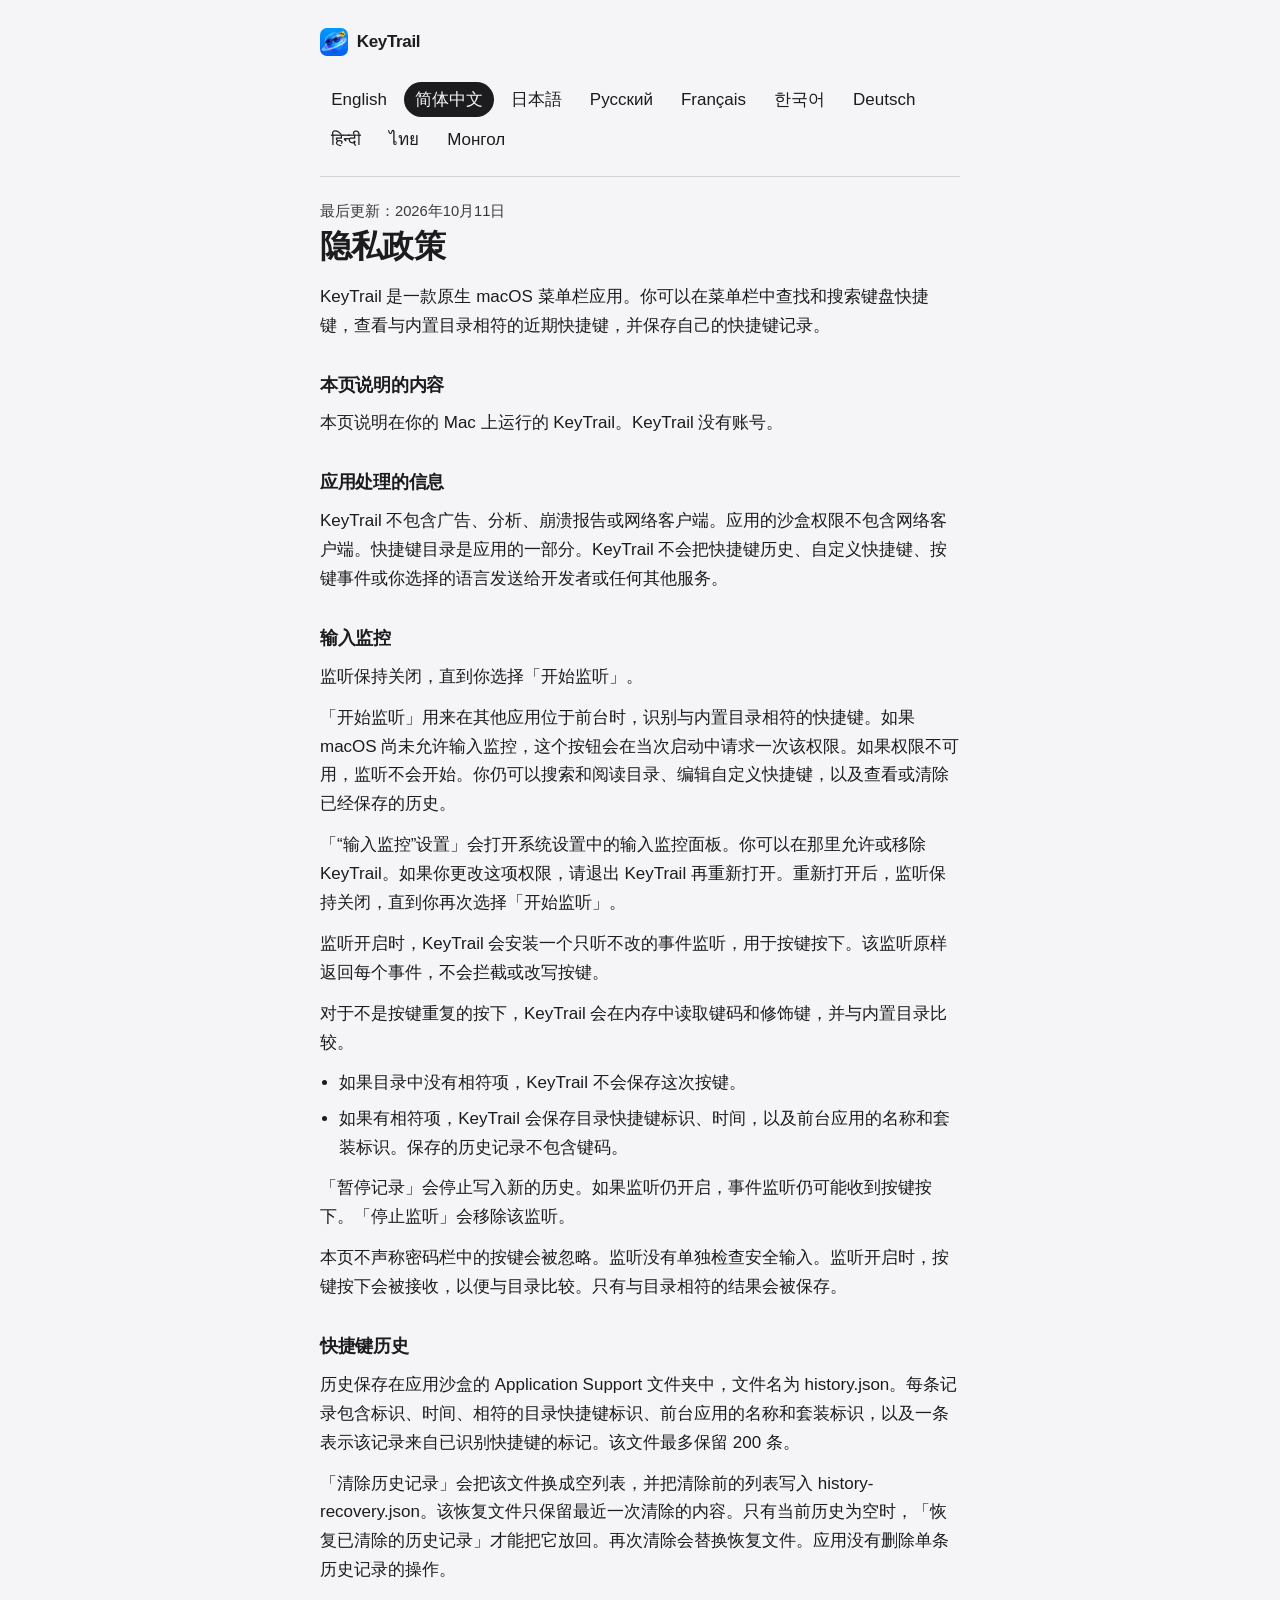
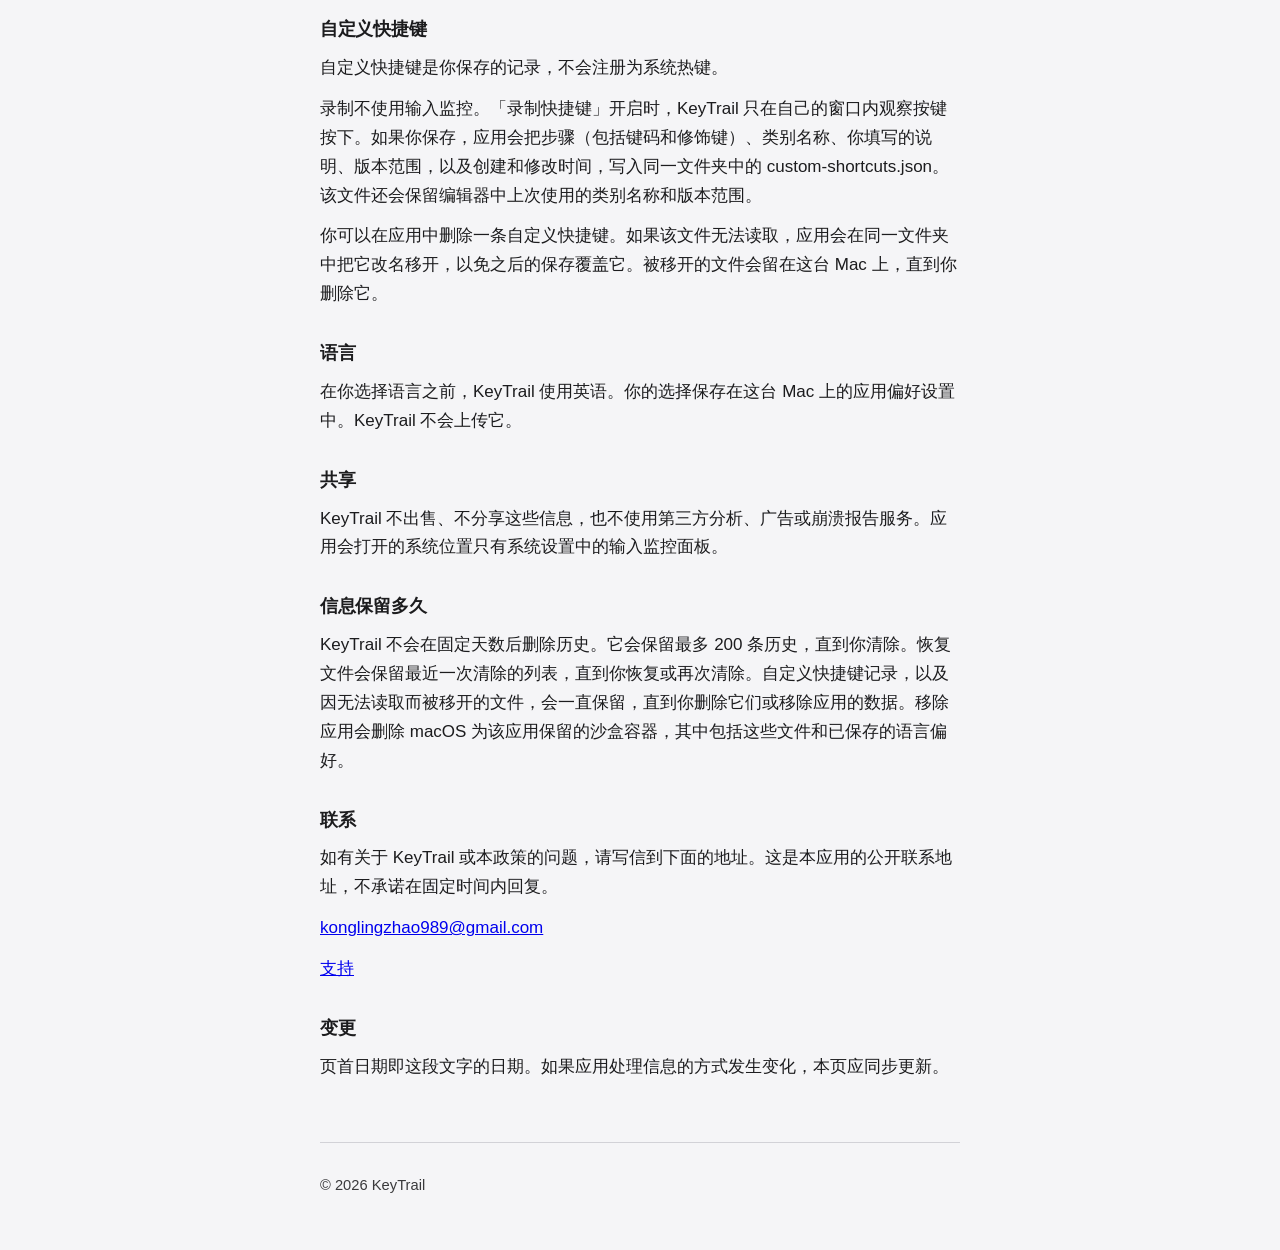
<file: zh-cn/index.html>
<!DOCTYPE html>
<html lang="zh-Hans">
<head>
<meta charset="utf-8">
<meta name="viewport" content="width=device-width, initial-scale=1">
<meta name="color-scheme" content="light dark">
<title>隐私政策 — KeyTrail</title>
<link rel="stylesheet" href="../assets/style.css">
<link rel="icon" href="../assets/icon.png">
<link rel="alternate" hreflang="en" href="../en/">
<link rel="alternate" hreflang="zh-Hans" href="../zh-cn/">
<link rel="alternate" hreflang="ja" href="../ja/">
<link rel="alternate" hreflang="ru" href="../ru/">
<link rel="alternate" hreflang="fr" href="../fr/">
<link rel="alternate" hreflang="ko" href="../ko/">
<link rel="alternate" hreflang="de" href="../de/">
<link rel="alternate" hreflang="hi" href="../hi/">
<link rel="alternate" hreflang="th" href="../th/">
<link rel="alternate" hreflang="mn" href="../mn/">
<link rel="alternate" hreflang="x-default" href="../en/">
</head>
<body id="top">
<a class="skip" href="#content">跳到正文</a>
<div class="shell">
<header class="mast">
<a class="brand" href="../">
<img src="../assets/icon.png" width="28" height="28" alt="">
<span>KeyTrail</span>
</a>
</header>
<nav class="languages" aria-label="语言">
<a href="../en/" hreflang="en" lang="en">English</a>
<a href="../zh-cn/" hreflang="zh-Hans" lang="zh-Hans" aria-current="page">简体中文</a>
<a href="../ja/" hreflang="ja" lang="ja">日本語</a>
<a href="../ru/" hreflang="ru" lang="ru">Русский</a>
<a href="../fr/" hreflang="fr" lang="fr">Français</a>
<a href="../ko/" hreflang="ko" lang="ko">한국어</a>
<a href="../de/" hreflang="de" lang="de">Deutsch</a>
<a href="../hi/" hreflang="hi" lang="hi">हिन्दी</a>
<a href="../th/" hreflang="th" lang="th">ไทย</a>
<a href="../mn/" hreflang="mn" lang="mn">Монгол</a>
</nav>
<main id="content">
<p class="updated">最后更新：2026年10月11日</p>
<h1>隐私政策</h1>
<p>KeyTrail 是一款原生 macOS 菜单栏应用。你可以在菜单栏中查找和搜索键盘快捷键，查看与内置目录相符的近期快捷键，并保存自己的快捷键记录。</p>
<h2>本页说明的内容</h2>
<p>本页说明在你的 Mac 上运行的 KeyTrail。KeyTrail 没有账号。</p>
<h2>应用处理的信息</h2>
<p>KeyTrail 不包含广告、分析、崩溃报告或网络客户端。应用的沙盒权限不包含网络客户端。快捷键目录是应用的一部分。KeyTrail 不会把快捷键历史、自定义快捷键、按键事件或你选择的语言发送给开发者或任何其他服务。</p>
<h2>输入监控</h2>
<p>监听保持关闭，直到你选择「开始监听」。</p>
<p>「开始监听」用来在其他应用位于前台时，识别与内置目录相符的快捷键。如果 macOS 尚未允许输入监控，这个按钮会在当次启动中请求一次该权限。如果权限不可用，监听不会开始。你仍可以搜索和阅读目录、编辑自定义快捷键，以及查看或清除已经保存的历史。</p>
<p>「“输入监控”设置」会打开系统设置中的输入监控面板。你可以在那里允许或移除 KeyTrail。如果你更改这项权限，请退出 KeyTrail 再重新打开。重新打开后，监听保持关闭，直到你再次选择「开始监听」。</p>
<p>监听开启时，KeyTrail 会安装一个只听不改的事件监听，用于按键按下。该监听原样返回每个事件，不会拦截或改写按键。</p>
<p>对于不是按键重复的按下，KeyTrail 会在内存中读取键码和修饰键，并与内置目录比较。</p>
<ul><li>如果目录中没有相符项，KeyTrail 不会保存这次按键。</li><li>如果有相符项，KeyTrail 会保存目录快捷键标识、时间，以及前台应用的名称和套装标识。保存的历史记录不包含键码。</li></ul>
<p>「暂停记录」会停止写入新的历史。如果监听仍开启，事件监听仍可能收到按键按下。「停止监听」会移除该监听。</p>
<p>本页不声称密码栏中的按键会被忽略。监听没有单独检查安全输入。监听开启时，按键按下会被接收，以便与目录比较。只有与目录相符的结果会被保存。</p>
<h2>快捷键历史</h2>
<p>历史保存在应用沙盒的 Application Support 文件夹中，文件名为 history.json。每条记录包含标识、时间、相符的目录快捷键标识、前台应用的名称和套装标识，以及一条表示该记录来自已识别快捷键的标记。该文件最多保留 200 条。</p>
<p>「清除历史记录」会把该文件换成空列表，并把清除前的列表写入 history-recovery.json。该恢复文件只保留最近一次清除的内容。只有当前历史为空时，「恢复已清除的历史记录」才能把它放回。再次清除会替换恢复文件。应用没有删除单条历史记录的操作。</p>
<h2>自定义快捷键</h2>
<p>自定义快捷键是你保存的记录，不会注册为系统热键。</p>
<p>录制不使用输入监控。「录制快捷键」开启时，KeyTrail 只在自己的窗口内观察按键按下。如果你保存，应用会把步骤（包括键码和修饰键）、类别名称、你填写的说明、版本范围，以及创建和修改时间，写入同一文件夹中的 custom-shortcuts.json。该文件还会保留编辑器中上次使用的类别名称和版本范围。</p>
<p>你可以在应用中删除一条自定义快捷键。如果该文件无法读取，应用会在同一文件夹中把它改名移开，以免之后的保存覆盖它。被移开的文件会留在这台 Mac 上，直到你删除它。</p>
<h2>语言</h2>
<p>在你选择语言之前，KeyTrail 使用英语。你的选择保存在这台 Mac 上的应用偏好设置中。KeyTrail 不会上传它。</p>
<h2>共享</h2>
<p>KeyTrail 不出售、不分享这些信息，也不使用第三方分析、广告或崩溃报告服务。应用会打开的系统位置只有系统设置中的输入监控面板。</p>
<h2>信息保留多久</h2>
<p>KeyTrail 不会在固定天数后删除历史。它会保留最多 200 条历史，直到你清除。恢复文件会保留最近一次清除的列表，直到你恢复或再次清除。自定义快捷键记录，以及因无法读取而被移开的文件，会一直保留，直到你删除它们或移除应用的数据。移除应用会删除 macOS 为该应用保留的沙盒容器，其中包括这些文件和已保存的语言偏好。</p>
<h2>联系</h2>
<p>如有关于 KeyTrail 或本政策的问题，请写信到下面的地址。这是本应用的公开联系地址，不承诺在固定时间内回复。</p>
<p><a href="mailto:konglingzhao989@gmail.com">konglingzhao989@gmail.com</a></p>
<p><a href="../support/">支持</a></p>
<h2>变更</h2>
<p>页首日期即这段文字的日期。如果应用处理信息的方式发生变化，本页应同步更新。</p>
</main>
<footer>
<p>© 2026 KeyTrail</p>
</footer>
</div>
</body>
</html>
</file>
<file: assets/style.css>
:root {
  color-scheme: light dark;
  --bg: #f5f5f7;
  --ink: #1c1c1e;
  --muted: #3a3a3c;
  --line: #d2d2d7;
  --focus: #0071e3;
}

@media (prefers-color-scheme: dark) {
  :root {
    --bg: #1c1c1e;
    --ink: #f5f5f7;
    --muted: #d1d1d6;
    --line: #3a3a3c;
    --focus: #64b5ff;
  }
}

* { box-sizing: border-box; }

body {
  margin: 0;
  background: var(--bg);
  color: var(--ink);
  font: 1.0625rem/1.7 -apple-system, BlinkMacSystemFont, "Segoe UI", sans-serif;
}

.shell {
  width: min(40rem, calc(100% - 2rem));
  margin-inline: auto;
}

.skip {
  position: absolute;
  left: 0.75rem;
  top: 0.75rem;
  transform: translateY(-160%);
  background: var(--ink);
  color: var(--bg);
  padding: 0.4rem 0.7rem;
  border-radius: 8px;
  text-decoration: none;
}

.skip:focus { transform: none; }

.mast { padding-top: 1.75rem; }

.brand {
  display: inline-flex;
  align-items: center;
  gap: 0.55rem;
  color: inherit;
  text-decoration: none;
  font-weight: 650;
  letter-spacing: -0.02em;
}

.brand img { border-radius: 7px; }

.languages {
  display: flex;
  flex-wrap: wrap;
  gap: 0.35rem;
  padding: 1rem 0 1.15rem;
  border-bottom: 1px solid var(--line);
}

.languages a {
  color: var(--ink);
  text-decoration: none;
  padding: 0.4rem 0.7rem;
  border-radius: 999px;
  line-height: 1.3;
}

.languages a[aria-current="page"] {
  background: var(--ink);
  color: var(--bg);
}

a:focus-visible {
  outline: 2px solid var(--focus);
  outline-offset: 2px;
}

main { padding-bottom: 0.5rem; }

.updated {
  margin: 1.35rem 0 0.2rem;
  color: var(--muted);
  font-size: 0.92rem;
}

h1 {
  margin: 0 0 1.1rem;
  font-size: 2rem;
  line-height: 1.2;
  font-weight: 650;
  letter-spacing: -0.025em;
}

h2 {
  margin: 2rem 0 0.55rem;
  font-size: 1.15rem;
  line-height: 1.35;
  font-weight: 650;
  letter-spacing: -0.015em;
}

p { margin: 0.75rem 0; }

ul { margin: 0.75rem 0; padding-left: 1.2rem; }

li { margin: 0.4rem 0; }

footer {
  margin-top: 2.5rem;
  border-top: 1px solid var(--line);
  padding: 1.15rem 0 2.5rem;
  color: var(--muted);
  font-size: 0.92rem;
}

@media (max-width: 40rem) {
  h1 { font-size: 1.7rem; }
  body { font-size: 1rem; }
}
</file>
